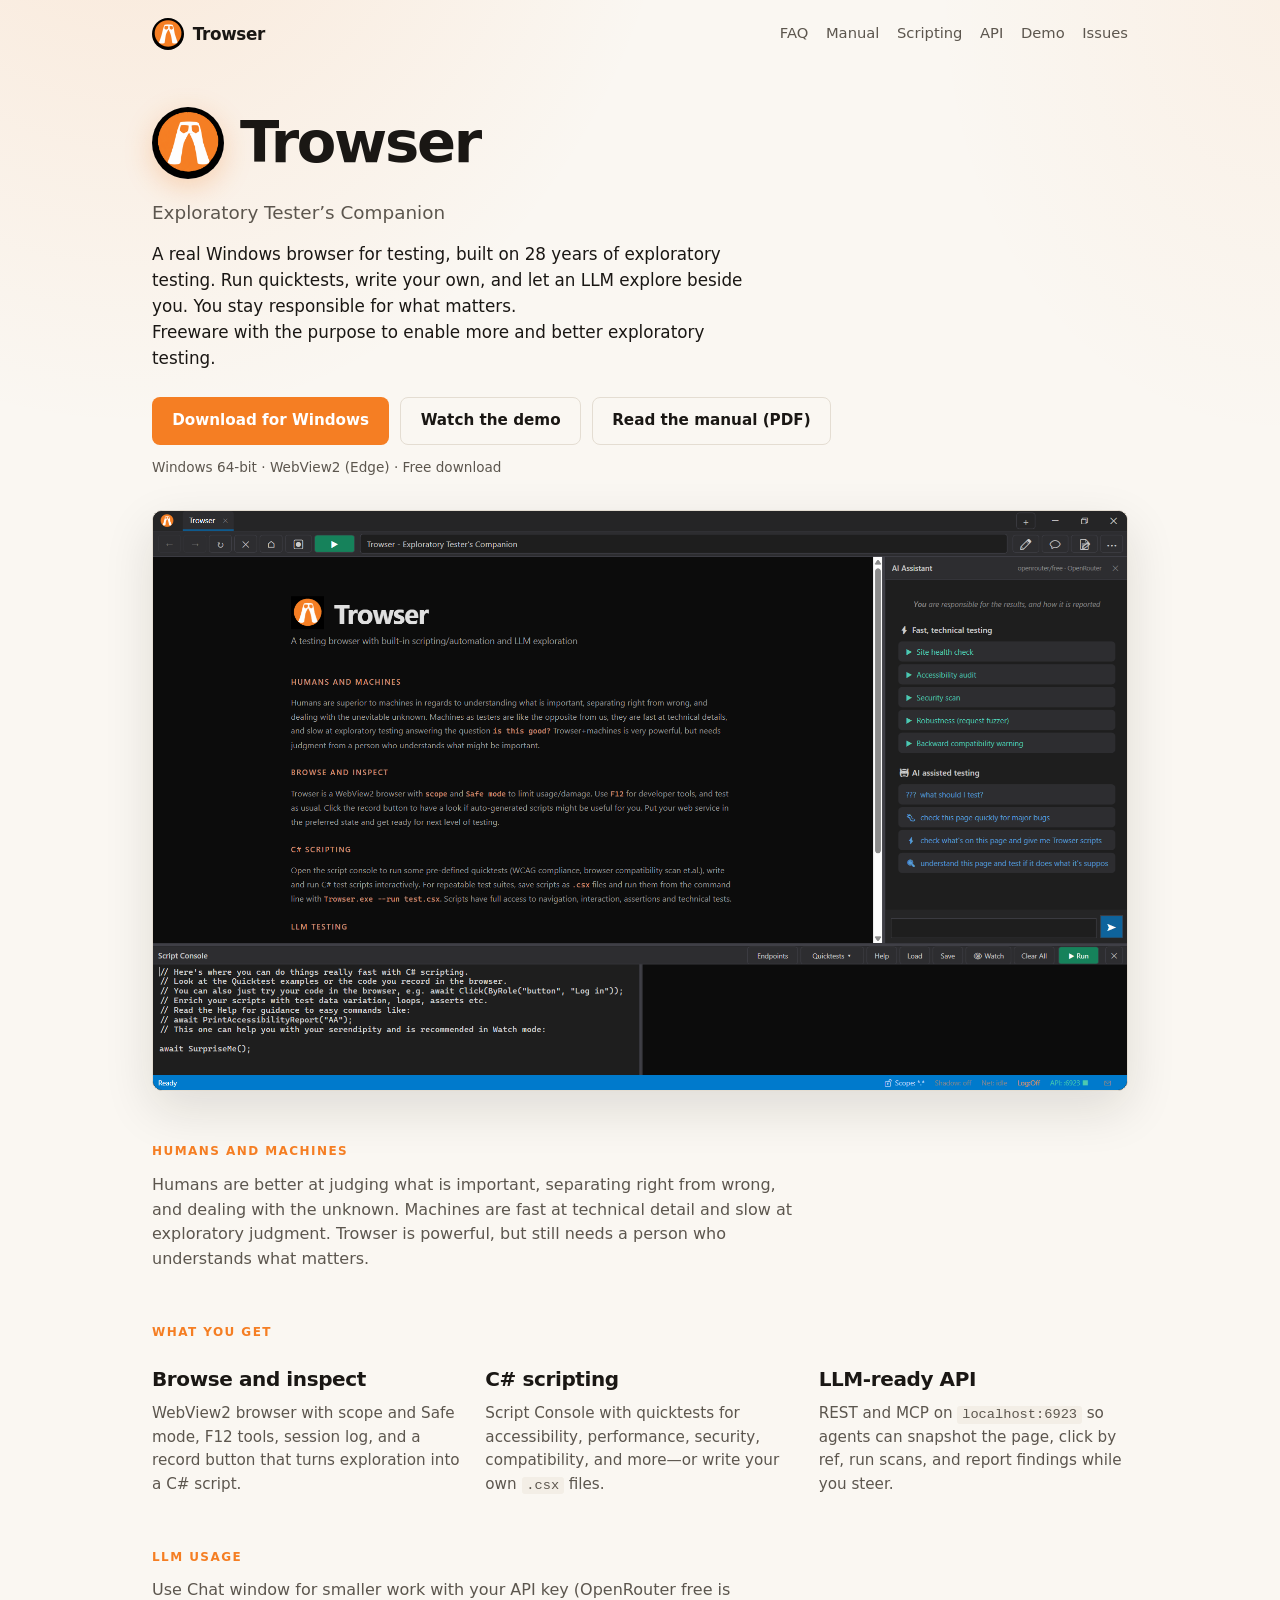
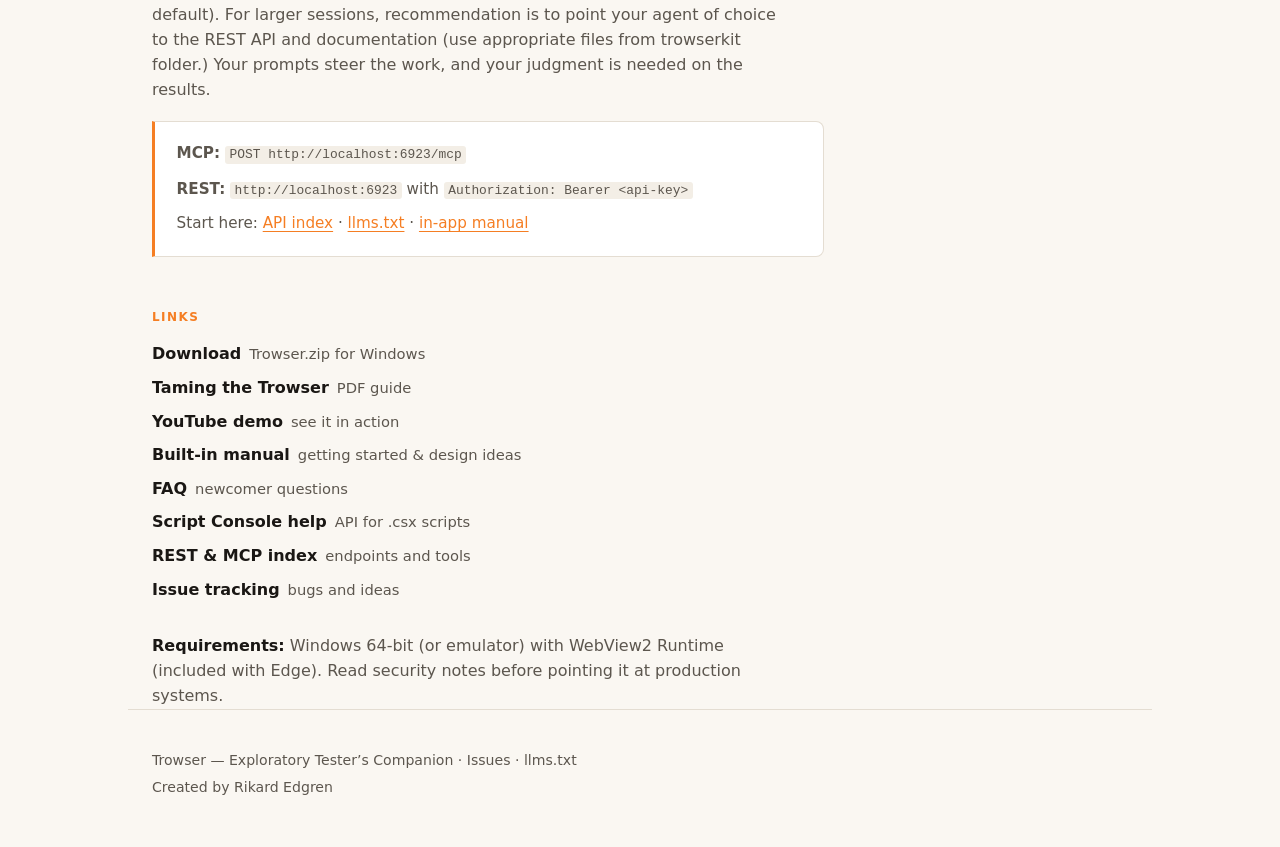
<file: index.html>
<!DOCTYPE html>
<html lang="en">
<head>
  <meta charset="utf-8">
  <meta name="viewport" content="width=device-width, initial-scale=1">
  <title>Trowser — Exploratory Tester’s Companion</title>
  <meta name="description" content="Trowser is a Windows WebView2 testing browser with C# scripting, accessibility and security scans, and an LLM-friendly REST/MCP API. Built for exploratory testers who stay in charge.">
  <meta name="keywords" content="Trowser, exploratory testing, WebView2, test automation, accessibility, WCAG, security scan, MCP, REST API, C# scripting, LLM testing">
  <meta name="author" content="Rikard Edgren">
  <link rel="canonical" href="https://trowser.github.io/">
  <link rel="icon" href="favicon.ico" type="image/x-icon">
  <link rel="stylesheet" href="styles.css">

  <meta property="og:type" content="website">
  <meta property="og:url" content="https://trowser.github.io/">
  <meta property="og:title" content="Trowser — Exploratory Tester’s Companion">
  <meta property="og:description" content="A Windows testing browser with scripting, quick technical scans, and an LLM-friendly API. Humans decide what matters; machines help go faster.">
  <meta property="og:image" content="https://trowser.github.io/assets/trowser_mainscreen.png">
  <meta property="og:site_name" content="Trowser">

  <meta name="twitter:card" content="summary_large_image">
  <meta name="twitter:title" content="Trowser — Exploratory Tester’s Companion">
  <meta name="twitter:description" content="Windows WebView2 testing browser with C# scripting, quicktests, and REST/MCP for LLM agents.">
  <meta name="twitter:image" content="https://trowser.github.io/assets/trowser_mainscreen.png">

  <script type="application/ld+json">
  {
    "@context": "https://schema.org",
    "@type": "SoftwareApplication",
    "name": "Trowser",
    "applicationCategory": "DeveloperApplication",
    "operatingSystem": "Windows 64-bit",
    "description": "A WebView2 testing browser with built-in scripting, accessibility and security scans, and an LLM-friendly REST/MCP API for exploratory testing.",
    "url": "https://trowser.github.io/",
    "downloadUrl": "https://www.thetesteye.com/code/Trowser.zip",
    "softwareHelp": "https://www.thetesteye.com/papers/TamingTheTrowser.pdf",
    "author": {
      "@type": "Person",
      "name": "Rikard Edgren"
    },
    "offers": {
      "@type": "Offer",
      "price": "0",
      "priceCurrency": "USD"
    }
  }
  </script>
</head>
<body class="landing">
  <header class="site-header">
    <a class="brand" href="./">
      <img src="assets/trowser.png" width="32" height="32" alt="">
      <span>Trowser</span>
    </a>
    <nav class="site-nav" aria-label="Primary">
      <a href="docs/faq.html">FAQ</a>
      <a href="docs/manual.html">Manual</a>
      <a href="docs/script-help.html">Scripting</a>
      <a href="docs/api.html">API</a>
      <a href="https://youtube.com/watch?v=mQnYhafyqks">Demo</a>
      <a href="https://github.com/Trowser/Trowser/issues">Issues</a>
    </nav>
  </header>

  <main>
    <section class="hero">
      <div class="hero-brand">
        <img src="assets/trowser.png" width="72" height="72" alt="Trowser logo">
        <h1>Trowser</h1>
      </div>
      <p class="tagline">Exploratory Tester’s Companion</p>
      <p class="lead">
        A real Windows browser for testing, built on 28 years of exploratory testing. 
        Run quicktests, write your own, and let an LLM explore beside you.
        You stay responsible for what matters.
        <br>
		Freeware with the purpose to enable more and better exploratory testing.
      </p>      
	  <div class="cta-row">
        <a class="btn btn-primary" href="https://www.thetesteye.com/code/Trowser.zip">Download for Windows</a>
        <a class="btn btn-ghost" href="https://youtube.com/watch?v=mQnYhafyqks">Watch the demo</a>
        <a class="btn btn-ghost" href="https://www.thetesteye.com/papers/TamingTheTrowser.pdf">Read the manual (PDF)</a>
      </div>
      <p class="meta-line">Windows&nbsp;64-bit · WebView2 (Edge) · Free download</p>
    </section>

    <div class="shot-wrap">
      <figure class="shot">
        <img
          src="assets/trowser_mainscreen.png"
          width="1918"
          height="1140"
          alt="Trowser main window: browser, AI Assistant panel, and Script Console with C# quicktests"
          loading="eager"
          decoding="async">
      </figure>
    </div>

    <section class="section" id="humans">
      <h2>Humans and machines</h2>
      <p>
        Humans are better at judging what is important, separating right from wrong,
        and dealing with the unknown. Machines are fast at technical detail and slow
        at exploratory judgment. Trowser is powerful, but still needs a person who
        understands what matters.
      </p>
    </section>

    <section class="section" id="features">
      <h2>What you get</h2>
      <div class="pillars">
        <div class="pillar">
          <h3>Browse and inspect</h3>
          <p>
            WebView2 browser with scope and Safe mode, F12 tools, session log,
            and a record button that turns exploration into a C# script.
          </p>
        </div>
        <div class="pillar">
          <h3>C# scripting</h3>
          <p>
            Script Console with quicktests for accessibility, performance,
            security, compatibility, and more—or write your own <code>.csx</code> files.
          </p>
        </div>
        <div class="pillar">
          <h3>LLM-ready API</h3>
          <p>
            REST and MCP on <code>localhost:6923</code> so agents can snapshot the page,
            click by ref, run scans, and report findings while you steer.
          </p>
        </div>
      </div>
    </section>

    <section class="section" id="agents">
      <h2>LLM usage</h2>
      <p>
        Use Chat window for smaller work with your API key (OpenRouter free is default). For larger sessions, recommendation is to point your agent of choice to the REST API and documentation (use appropriate files from trowserkit folder.) 
        Your prompts steer the work, and your judgment is needed on the results.
      </p>
      <div class="agent-box">
        <p><strong>MCP:</strong> <code>POST http://localhost:6923/mcp</code></p>
        <p><strong>REST:</strong> <code>http://localhost:6923</code> with <code>Authorization: Bearer &lt;api-key&gt;</code></p>
        <p style="margin-top:0.65rem">Start here: <a href="docs/api.html">API index</a> · <a href="llms.txt">llms.txt</a> · <a href="docs/manual.html">in-app manual</a></p>
      </div>
    </section>

    <section class="section" id="links">
      <h2>Links</h2>
      <ul class="link-list">
        <li>
          <a href="https://www.thetesteye.com/code/Trowser.zip">Download
            <span>Trowser.zip for Windows</span></a>
        </li>
        <li>
          <a href="https://www.thetesteye.com/papers/TamingTheTrowser.pdf">Taming the Trowser
            <span>PDF guide</span></a>
        </li>
        <li>
          <a href="https://youtube.com/watch?v=mQnYhafyqks">YouTube demo
            <span>see it in action</span></a>
        </li>
        <li>
          <a href="docs/manual.html">Built-in manual
            <span>getting started &amp; design ideas</span></a>
        </li>
        <li>
          <a href="docs/faq.html">FAQ
            <span>newcomer questions</span></a>
        </li>
        <li>
          <a href="docs/script-help.html">Script Console help
            <span>API for .csx scripts</span></a>
        </li>
        <li>
          <a href="docs/api.html">REST &amp; MCP index
            <span>endpoints and tools</span></a>
        </li>
        <li>
          <a href="https://github.com/Trowser/Trowser/issues">Issue tracking
            <span>bugs and ideas</span></a>
        </li>
      </ul>
      <p class="reqs">
        <strong>Requirements:</strong> Windows 64-bit (or emulator) with WebView2 Runtime (included with Edge).
        Read security notes before pointing it at production systems.
      </p>
    </section>
  </main>

  <footer class="site-footer">
    <p>
      <a href="./">Trowser</a> — Exploratory Tester’s Companion ·
      <a href="https://github.com/Trowser/Trowser/issues">Issues</a> ·
      <a href="llms.txt">llms.txt</a>
    </p>
    <p>Created by <a href="mailto:rikard.edgren_at_thetesteye.com" target="_blank" rel="noopener">Rikard Edgren</a></p>
  </footer>
</body>
</html>
</file>
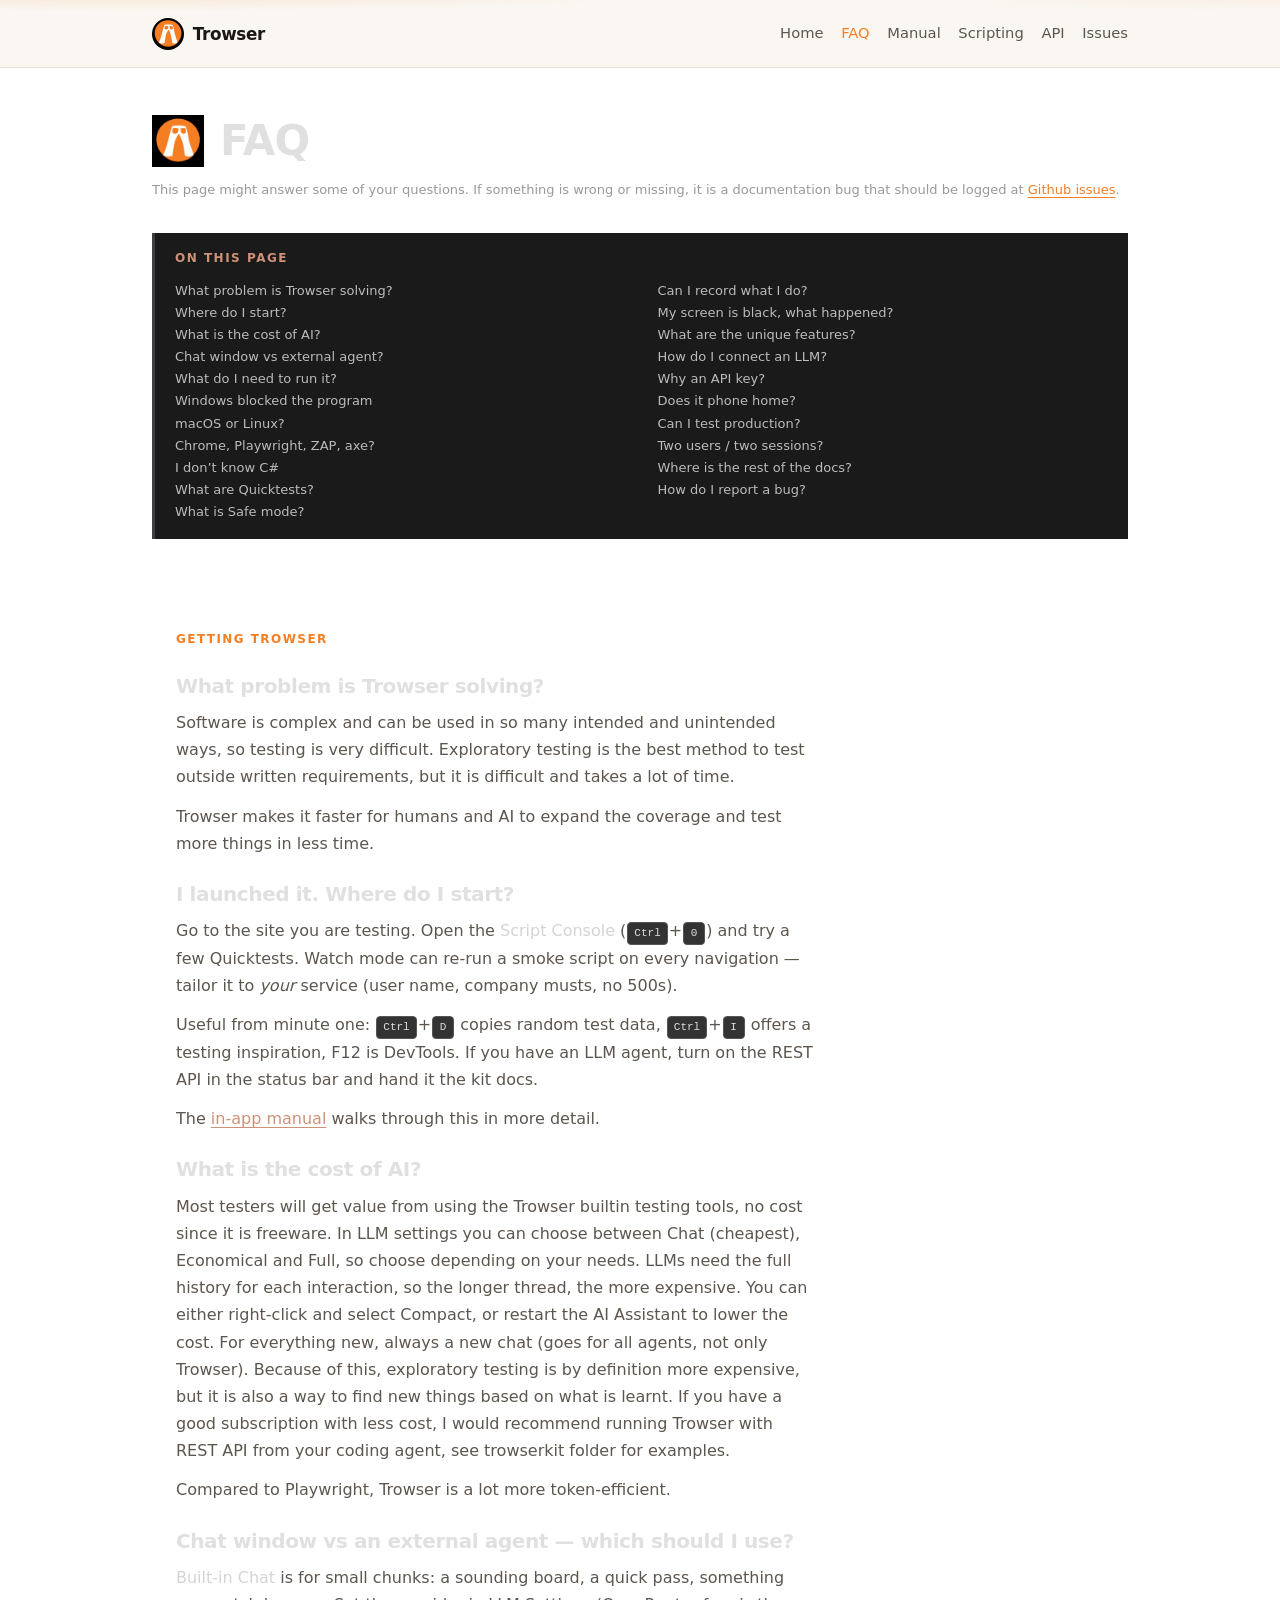
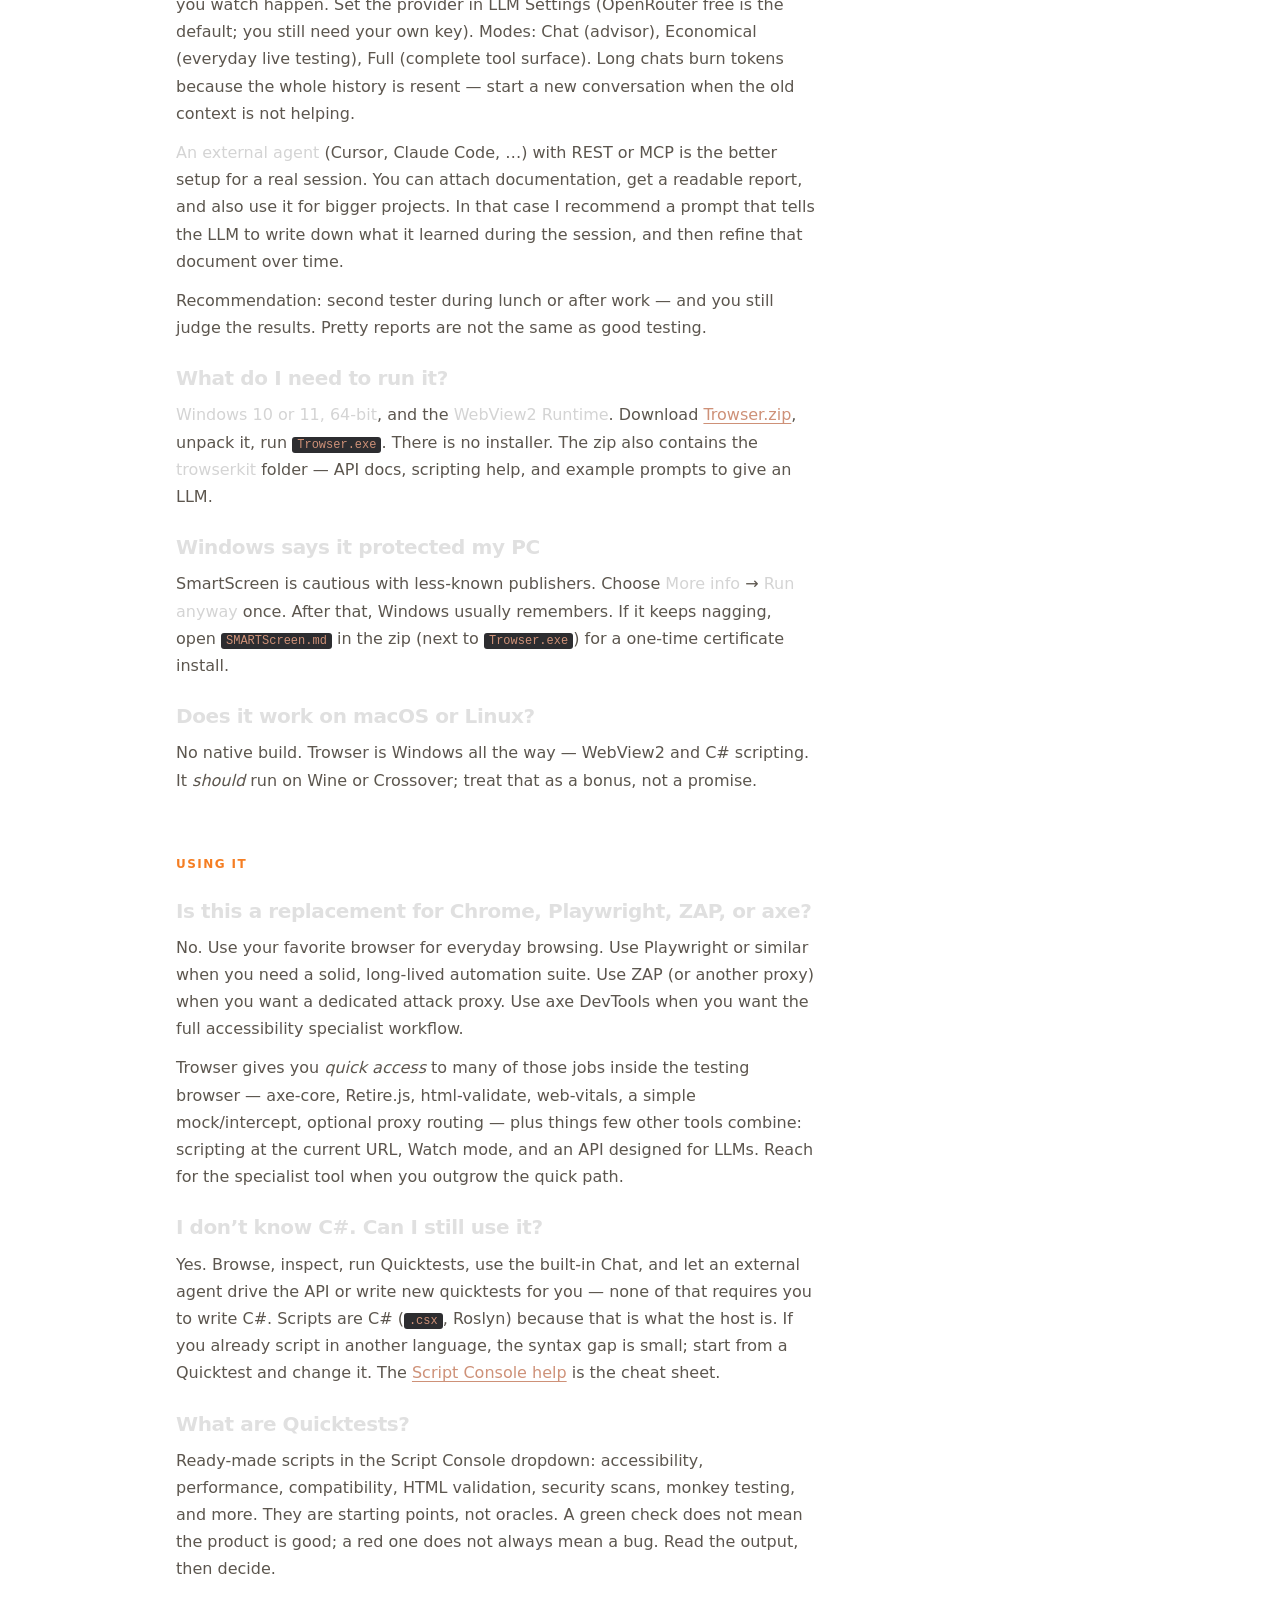
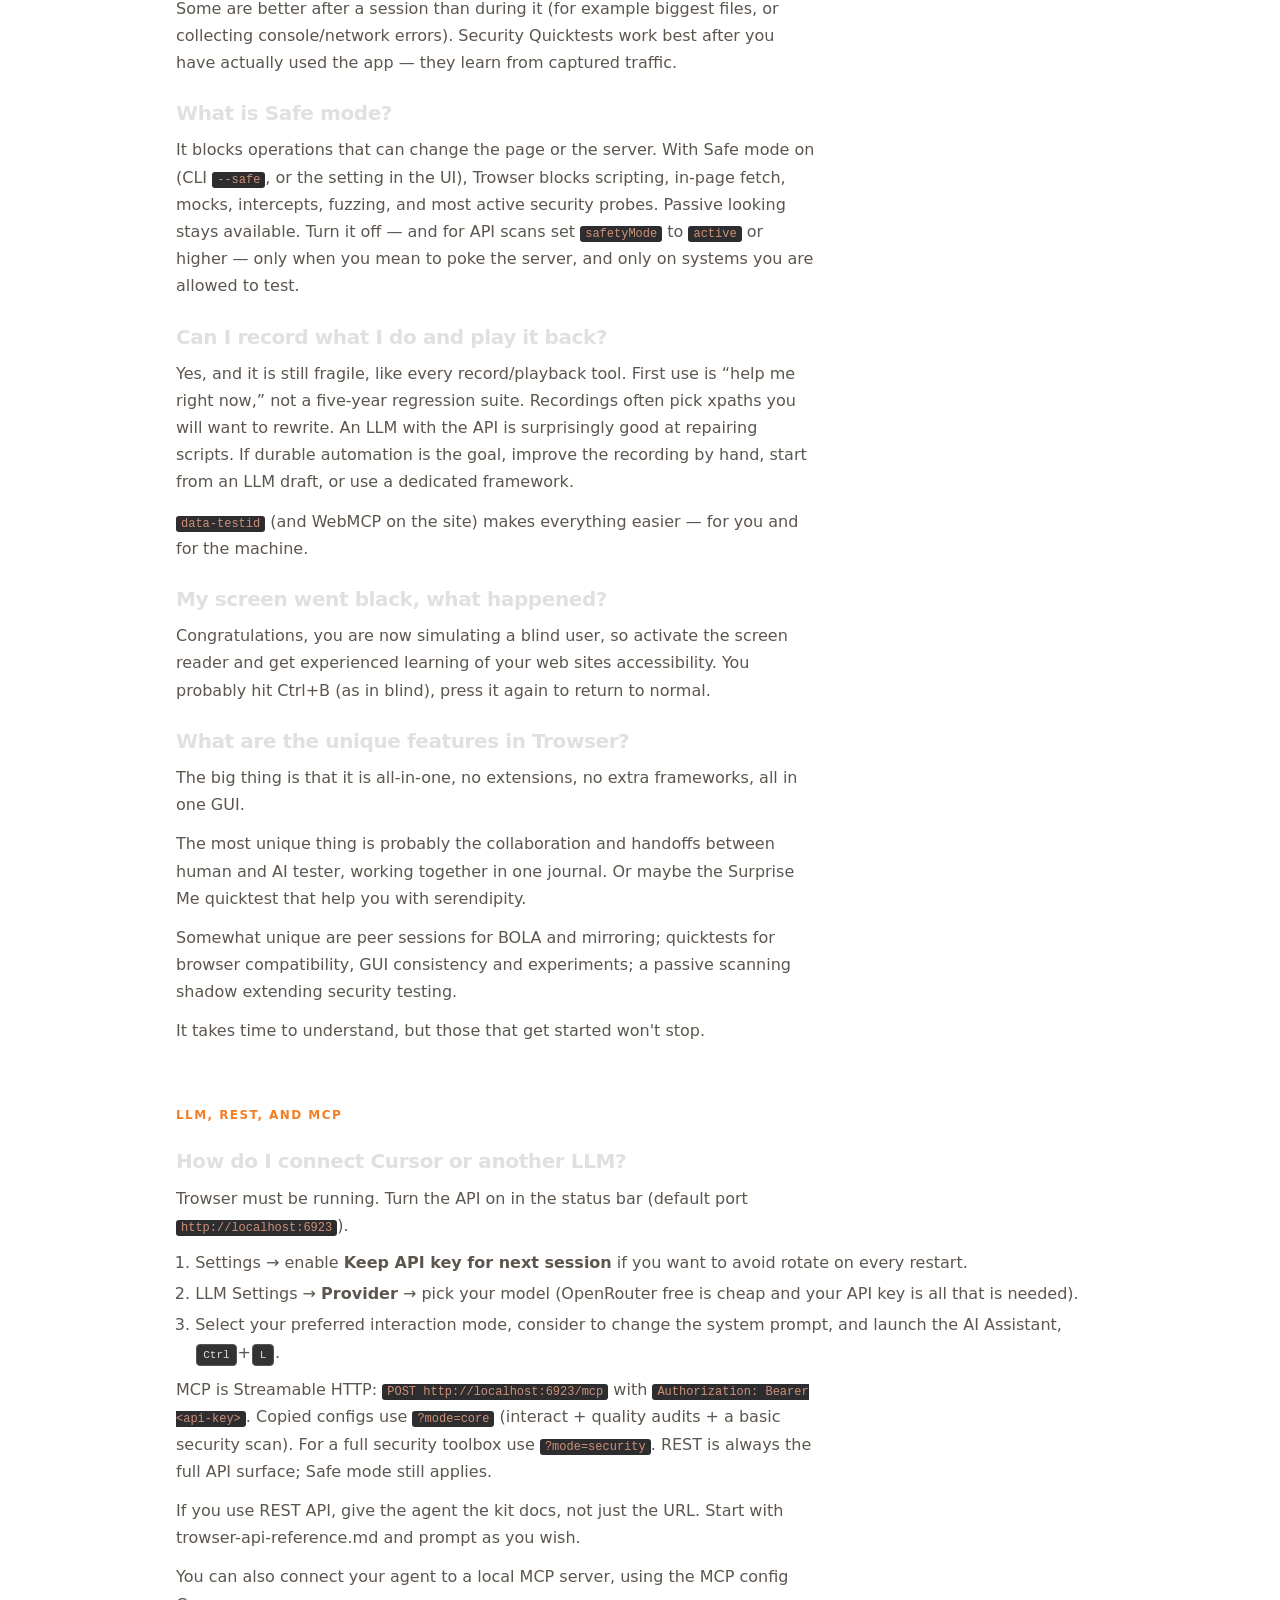
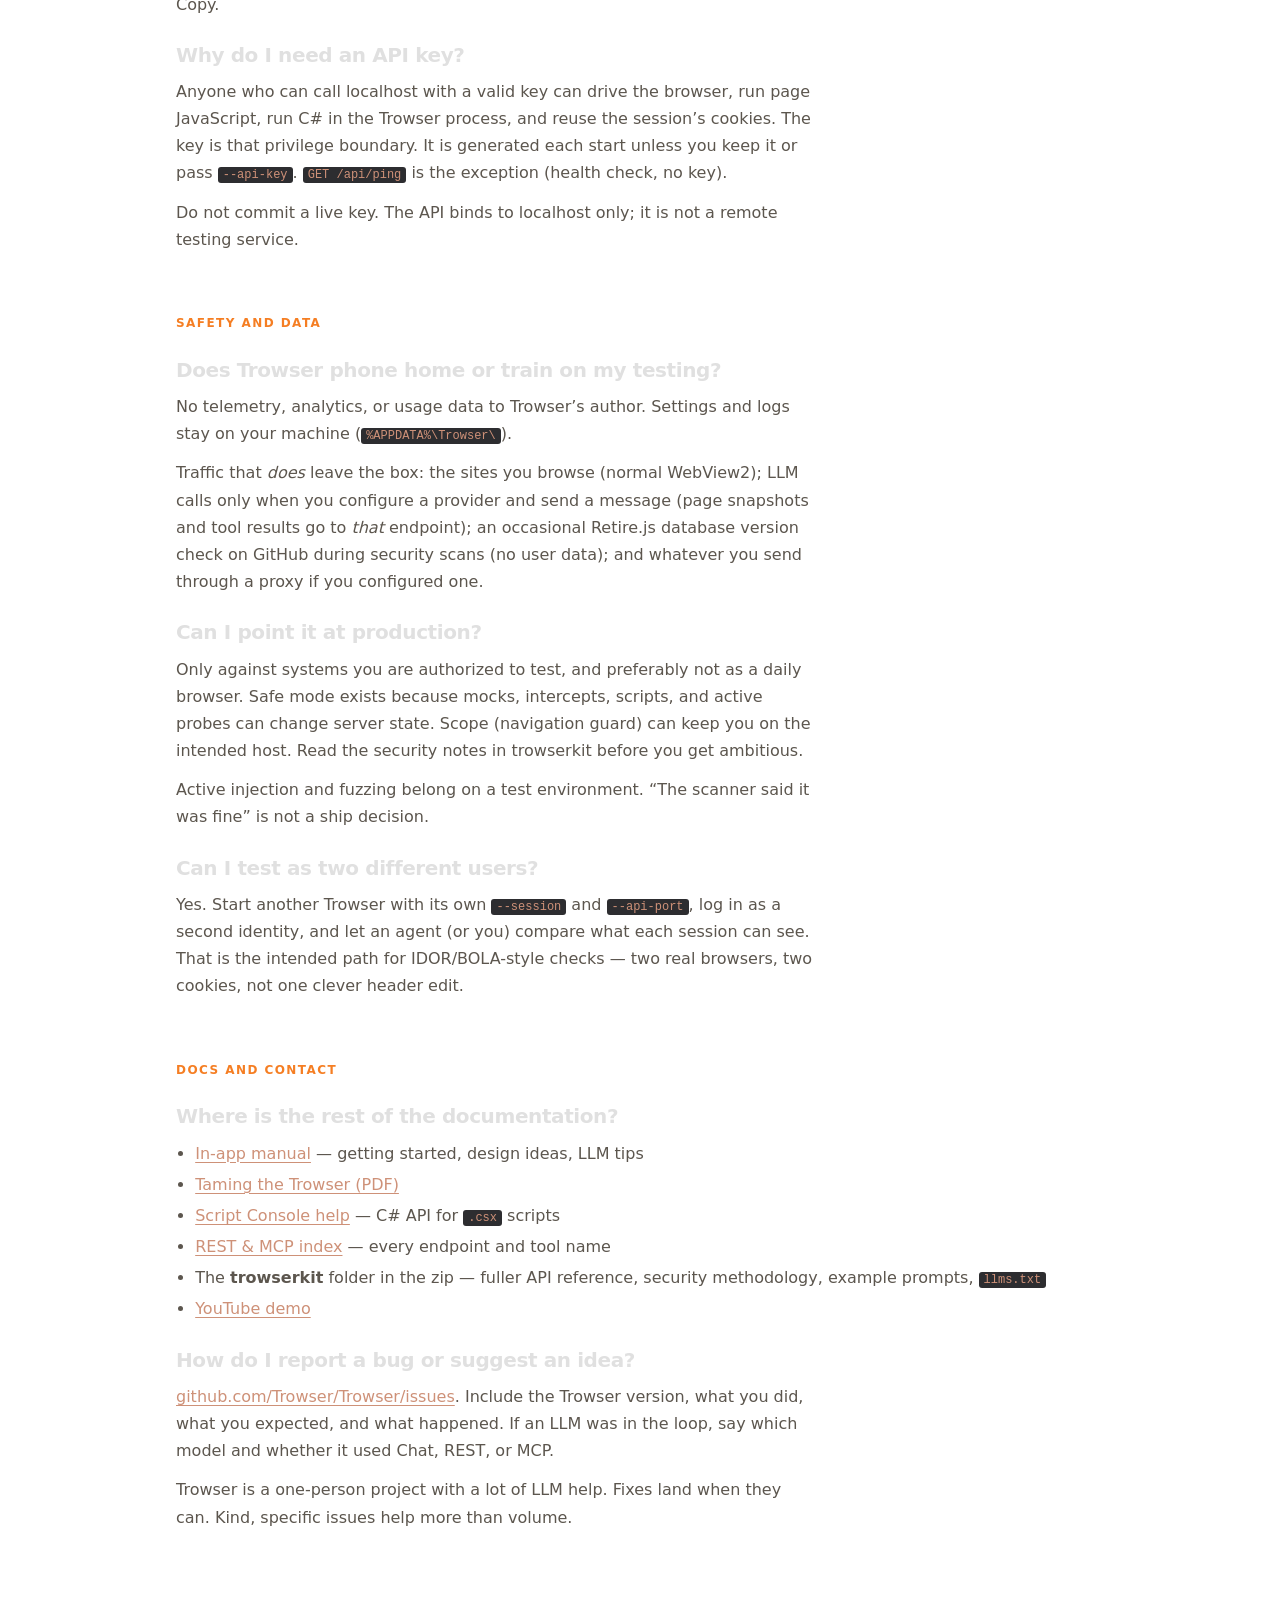
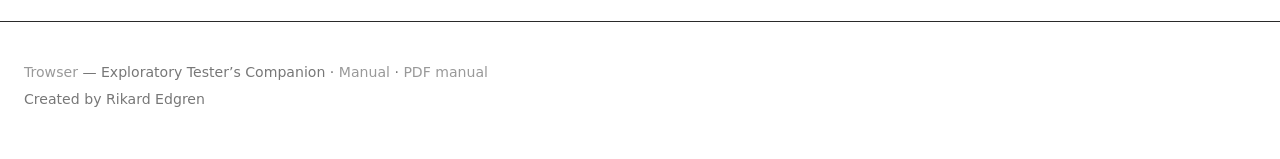
<file: docs/faq.html>
<!DOCTYPE html>
<html lang="en">
<head>
<meta charset="utf-8">
<meta name="viewport" content="width=device-width, initial-scale=1">
<title>FAQ — Trowser</title>
<meta name="description" content="Frequently asked questions about Trowser: download, Windows setup, scripting, Safe mode, and connecting an LLM via REST or MCP.">
<link rel="canonical" href="https://trowser.github.io/docs/faq.html">
<link rel="icon" href="../favicon.ico" type="image/x-icon">
<style>
  * { margin: 0; padding: 0; box-sizing: border-box; }
  body {
    font-family: 'Segoe UI', system-ui, -apple-system, sans-serif;
    background: #0c0c0c;
    color: #d4d4d4;
    min-height: 100vh;
  }
  .container {
    max-width: calc(var(--max) + 4rem);
    width: 100%;
    margin: 0 auto;
    padding: 40px 1.5rem 80px;
  }
  .header {
    display: flex;
    align-items: center;
    gap: 16px;
    margin-bottom: 6px;
  }
  .header img {
    width: 52px;
    height: 52px;
  }
  .logo {
    font-size: 42px;
    font-weight: 700;
    color: #e0e0e0;
    letter-spacing: -1px;
  }
  .tagline {
    font-size: 14px;
    color: #999;
    margin-bottom: 48px;
  }
  .section {
    margin-bottom: 32px;
  }
  .section h2 {
    font-size: 12px;
    font-weight: 600;
    color: #ce9178;
    text-transform: uppercase;
    letter-spacing: 1.5px;
    margin-bottom: 14px;
  }
  .section h3 {
    font-size: 16px;
    font-weight: 600;
    color: #e0e0e0;
    margin: 22px 0 8px;
    letter-spacing: -0.02em;
    scroll-margin-top: 1rem;
  }
  .section h3 a {
    color: inherit;
    text-decoration: none;
  }
  .section h3 a:hover {
    color: #ce9178;
  }
  .section p {
    font-size: 13px;
    line-height: 1.7;
    color: #999;
    margin-bottom: 10px;
  }
  .section p strong {
    color: #d4d4d4;
    font-weight: 500;
  }
  .section ul,
  .section ol {
    font-size: 13px;
    line-height: 1.7;
    color: #999;
    margin: 0 0 10px 1.2rem;
  }
  .section li {
    margin-bottom: 4px;
  }
  .section a {
    color: #ce9178;
  }
  kbd {
    display: inline-block;
    min-width: 22px;
    text-align: center;
    font-family: 'Cascadia Code', Consolas, monospace;
    font-size: 11px;
    color: #ddd;
    background: #333;
    border: 1px solid #555;
    border-radius: 4px;
    padding: 1px 6px;
    margin: 0 1px;
  }
  .container code {
    font-family: 'Cascadia Code', Consolas, monospace;
    font-size: 12px;
    color: #ce9178;
    background: #2d2d30;
    padding: 1px 5px;
    border-radius: 3px;
  }
  .intro {
    margin-bottom: 32px;
  }
  .intro p {
    font-size: 13px;
    line-height: 1.7;
    color: #999;
    margin-bottom: 10px;
  }
  .toc {
    margin-bottom: 40px;
    padding: 16px 20px;
    background: #1a1a1a;
    border-left: 3px solid #3F3F46;
  }
  .toc h2 {
    font-size: 12px;
    font-weight: 600;
    color: #ce9178;
    text-transform: uppercase;
    letter-spacing: 1.5px;
    margin-bottom: 12px;
  }
  .toc ul {
    list-style: none;
    margin: 0;
    padding: 0;
    columns: 2;
    column-gap: 2rem;
  }
  .toc li {
    font-size: 13px;
    line-height: 1.7;
    break-inside: avoid;
  }
  .toc a {
    color: #bbb;
    text-decoration: none;
  }
  .toc a:hover {
    color: #ce9178;
  }
  @media (max-width: 640px) {
    .toc ul { columns: 1; }
  }
</style>
<link rel="stylesheet" href="../styles.css">
<link rel="stylesheet" href="docs.css">
<script type="application/ld+json">
{
  "@context": "https://schema.org",
  "@type": "FAQPage",
  "mainEntity": [
    {
      "@type": "Question",
      "name": "What is Trowser?",
      "acceptedAnswer": {
        "@type": "Answer",
        "text": "Trowser is a Windows testing browser built on WebView2 (Edge). It is a real browser with built-in C# scripting, quick technical scans, and an LLM-friendly REST/MCP API. You stay in charge of what matters."
      }
    },
    {
      "@type": "Question",
      "name": "Is Trowser free?",
      "acceptedAnswer": {
        "@type": "Answer",
        "text": "Yes. Trowser is freeware. You may use it at work. The license is MIT with Commons Clause: you may not sell Trowser or a product that is substantially Trowser."
      }
    },
    {
      "@type": "Question",
      "name": "What do I need to run Trowser?",
      "acceptedAnswer": {
        "@type": "Answer",
        "text": "Windows 10 or 11, 64-bit, with the WebView2 Runtime (included with Edge). It is not a Mac or Linux app; Wine or Crossover may work."
      }
    },
    {
      "@type": "Question",
      "name": "How do I connect Cursor or another LLM to Trowser?",
      "acceptedAnswer": {
        "@type": "Answer",
        "text": "Start Trowser, turn the REST API on in the status bar, keep the API key for the next session, then copy the MCP client config from LLM Settings and paste it into your agent. MCP is POST http://localhost:6923/mcp with a Bearer API key."
      }
    }
  ]
}
</script>
</head>
<body class="embedded-doc">
<header class="site-header">
    <a class="brand" href="../">
      <img src="../assets/trowser.png" width="32" height="32" alt="">
      <span>Trowser</span>
    </a>
    <nav class="site-nav">
      <a href="../">Home</a>
      <a class="active" href="faq.html">FAQ</a>
      <a href="manual.html">Manual</a>
      <a href="script-help.html">Scripting</a>
      <a href="api.html">API</a>
      <a href="https://github.com/Trowser/Trowser/issues">Issues</a>
    </nav>
  </header>
  <div class="container">
    <div class="header">
      <img src="../assets/trowser.png" alt="Trowser">
      <div class="logo">FAQ</div>
    </div>
    <div class="intro">
      <p>This page might answer some of your questions. If something is wrong or missing, it is a documentation bug that should be logged at <a href="https://github.com/Trowser/Trowser/issues">Github issues</a>.</p>
    </div>

    <nav class="toc" aria-label="Questions">
      <h2>On this page</h2>
      <ul>
        <li><a href="#what-is-the-problem">What problem is Trowser solving?</a></li>
        <li><a href="#where-to-start">Where do I start?</a></li>
        <li><a href="#ai-cost">What is the cost of AI?</a></li>
        <li><a href="#chat-vs-agent">Chat window vs external agent?</a></li>
        <li><a href="#requirements">What do I need to run it?</a></li>
        <li><a href="#smartscreen">Windows blocked the program</a></li>
        <li><a href="#mac-linux">macOS or Linux?</a></li>
        <li><a href="#vs-other-tools">Chrome, Playwright, ZAP, axe?</a></li>
        <li><a href="#csharp">I don’t know C#</a></li>
        <li><a href="#quicktests">What are Quicktests?</a></li>
        <li><a href="#safe-mode">What is Safe mode?</a></li>
        <li><a href="#record">Can I record what I do?</a></li>
        <li><a href="#black-screen">My screen is black, what happened?</a></li>
        <li><a href="#unique-features">What are the unique features?</a></li>
        <li><a href="#llm">How do I connect an LLM?</a></li>
        <li><a href="#api-key">Why an API key?</a></li>
        <li><a href="#privacy">Does it phone home?</a></li>
        <li><a href="#production">Can I test production?</a></li>
        <li><a href="#two-users">Two users / two sessions?</a></li>
        <li><a href="#docs">Where is the rest of the docs?</a></li>
        <li><a href="#bugs">How do I report a bug?</a></li>
      </ul>
    </nav>

    <div class="section">
      <h2>Getting Trowser</h2>

      <h3 id="what-is-the-problem"><a href="#what-is-the-problem">What problem is Trowser solving?</a></h3>
      <p>Software is complex and can be used in so many intended and unintended ways, so testing is very difficult. Exploratory testing is the best method to test outside written requirements, but it is difficult and takes a lot of time.</p>
      <p>Trowser makes it faster for humans and AI to expand the coverage and test more things in less time.</p>

      <h3 id="where-to-start"><a href="#where-to-start">I launched it. Where do I start?</a></h3>
      <p>Go to the site you are testing. Open the <strong>Script Console</strong> (<kbd>Ctrl</kbd>+<kbd>0</kbd>) and try a few Quicktests. Watch mode can re-run a smoke script on every navigation — tailor it to <em>your</em> service (user name, company musts, no 500s).</p>
      <p>Useful from minute one: <kbd>Ctrl</kbd>+<kbd>D</kbd> copies random test data, <kbd>Ctrl</kbd>+<kbd>I</kbd> offers a testing inspiration, F12 is DevTools. If you have an LLM agent, turn on the REST API in the status bar and hand it the kit docs.</p>
      <p>The <a href="manual.html">in-app manual</a> walks through this in more detail.</p>

      <h3 id="ai-cost"><a href="#ai-cost">What is the cost of AI?</a></h3>
      <p>Most testers will get value from using the Trowser builtin testing tools, no cost since it is freeware. In LLM settings you can choose between Chat (cheapest), Economical and Full, so choose depending on your needs. LLMs need the full history for each interaction, so the longer thread, the more expensive. You can either right-click and select Compact, or restart the AI Assistant to lower the cost. For everything new, always a new chat (goes for all agents, not only Trowser). Because of this, exploratory testing is by definition more expensive, but it is also a way to find new things based on what is learnt. If you have a good subscription with less cost, I would recommend running Trowser with REST API from your coding agent, see trowserkit folder for examples.</p>
	  <p>Compared to Playwright, Trowser is a lot more token-efficient.</p>

      <h3 id="chat-vs-agent"><a href="#chat-vs-agent">Chat window vs an external agent — which should I use?</a></h3>
      <p><strong>Built-in Chat</strong> is for small chunks: a sounding board, a quick pass, something you watch happen. Set the provider in LLM Settings (OpenRouter free is the default; you still need your own key). Modes: Chat (advisor), Economical (everyday live testing), Full (complete tool surface). Long chats burn tokens because the whole history is resent — start a new conversation when the old context is not helping.</p>
      <p><strong>An external agent</strong> (Cursor, Claude Code, …) with REST or MCP is the better setup for a real session. You can attach documentation, get a readable report, and also use it for bigger projects. In that case I recommend a prompt that tells the LLM to write down what it learned during the session, and then refine that document over time.</p>
      <p>Recommendation: second tester during lunch or after work — and you still judge the results. Pretty reports are not the same as good testing.</p>

      <h3 id="requirements"><a href="#requirements">What do I need to run it?</a></h3>
      <p><strong>Windows 10 or 11, 64-bit</strong>, and the <strong>WebView2 Runtime</strong>. Download <a href="https://www.thetesteye.com/code/Trowser.zip">Trowser.zip</a>, unpack it, run <code>Trowser.exe</code>. There is no installer. The zip also contains the <strong>trowserkit</strong> folder — API docs, scripting help, and example prompts to give an LLM.</p>

      <h3 id="smartscreen"><a href="#smartscreen">Windows says it protected my PC</a></h3>
      <p>SmartScreen is cautious with less-known publishers. Choose <strong>More info</strong> → <strong>Run anyway</strong> once. After that, Windows usually remembers. If it keeps nagging, open <code>SMARTScreen.md</code> in the zip (next to <code>Trowser.exe</code>) for a one-time certificate install.</p>

      <h3 id="mac-linux"><a href="#mac-linux">Does it work on macOS or Linux?</a></h3>
      <p>No native build. Trowser is Windows all the way — WebView2 and C# scripting. It <em>should</em> run on Wine or Crossover; treat that as a bonus, not a promise.</p>
    </div>

    <div class="section">
      <h2>Using it</h2>

      <h3 id="vs-other-tools"><a href="#vs-other-tools">Is this a replacement for Chrome, Playwright, ZAP, or axe?</a></h3>
      <p>No. Use your favorite browser for everyday browsing. Use Playwright or similar when you need a solid, long-lived automation suite. Use ZAP (or another proxy) when you want a dedicated attack proxy. Use axe DevTools when you want the full accessibility specialist workflow.</p>
      <p>Trowser gives you <em>quick access</em> to many of those jobs inside the testing browser — axe-core, Retire.js, html-validate, web-vitals, a simple mock/intercept, optional proxy routing — plus things few other tools combine: scripting at the current URL, Watch mode, and an API designed for LLMs. Reach for the specialist tool when you outgrow the quick path.</p>

      <h3 id="csharp"><a href="#csharp">I don’t know C#. Can I still use it?</a></h3>
      <p>Yes. Browse, inspect, run Quicktests, use the built-in Chat, and let an external agent drive the API or write new quicktests for you — none of that requires you to write C#. Scripts are C# (<code>.csx</code>, Roslyn) because that is what the host is. If you already script in another language, the syntax gap is small; start from a Quicktest and change it. The <a href="script-help.html">Script Console help</a> is the cheat sheet.</p>

      <h3 id="quicktests"><a href="#quicktests">What are Quicktests?</a></h3>
      <p>Ready-made scripts in the Script Console dropdown: accessibility, performance, compatibility, HTML validation, security scans, monkey testing, and more. They are starting points, not oracles. A green check does not mean the product is good; a red one does not always mean a bug. Read the output, then decide.</p>
      <p>Some are better after a session than during it (for example biggest files, or collecting console/network errors). Security Quicktests work best after you have actually used the app — they learn from captured traffic.</p>

      <h3 id="safe-mode"><a href="#safe-mode">What is Safe mode?</a></h3>
      <p>It blocks operations that can change the page or the server. With Safe mode on (CLI <code>--safe</code>, or the setting in the UI), Trowser blocks scripting, in-page fetch, mocks, intercepts, fuzzing, and most active security probes. Passive looking stays available. Turn it off — and for API scans set <code>safetyMode</code> to <code>active</code> or higher — only when you mean to poke the server, and only on systems you are allowed to test.</p>

      <h3 id="record"><a href="#record">Can I record what I do and play it back?</a></h3>
      <p>Yes, and it is still fragile, like every record/playback tool. First use is “help me right now,” not a five-year regression suite. Recordings often pick xpaths you will want to rewrite. An LLM with the API is surprisingly good at repairing scripts. If durable automation is the goal, improve the recording by hand, start from an LLM draft, or use a dedicated framework.</p>
      <p><code>data-testid</code> (and WebMCP on the site) makes everything easier — for you and for the machine.</p>
	  
      <h3 id="black-screen"><a href="#black-screen">My screen went black, what happened?</a></h3>
      <p>Congratulations, you are now simulating a blind user, so activate the screen reader and get experienced learning of your web sites accessibility. You probably hit Ctrl+B (as in blind), press it again to return to normal.</p>

      <h3 id="unique-features"><a href="#unique-features">What are the unique features in Trowser?</a></h3>
      <p>The big thing is that it is all-in-one, no extensions, no extra frameworks, all in one GUI.</p>
	  <p>The most unique thing is probably the collaboration and handoffs between human and AI tester, working together in one journal. Or maybe the Surprise Me quicktest that help you with serendipity.</p>
	  <p>Somewhat unique are peer sessions for BOLA and mirroring; quicktests for browser compatibility, GUI consistency and experiments; a passive scanning shadow extending security testing.</p>
	  <p>It takes time to understand, but those that get started won't stop.</p>
    </div>

    <div class="section">
      <h2>LLM, REST, and MCP</h2>

      <h3 id="llm"><a href="#llm">How do I connect Cursor or another LLM?</a></h3>
      <p>Trowser must be running. Turn the API on in the status bar (default port <code>http://localhost:6923</code>).</p>
      <ol>
        <li>Settings → enable <strong>Keep API key for next session</strong> if you want to avoid rotate on every restart.</li>
        <li>LLM Settings → <strong>Provider</strong> → pick your model (OpenRouter free is cheap and your API key is all that is needed).</li>
        <li>Select your preferred interaction mode, consider to change the system prompt, and launch the AI Assistant, <kbd>Ctrl</kbd>+<kbd>L</kbd>.</li>
      </ol>
      <p>MCP is Streamable HTTP: <code>POST http://localhost:6923/mcp</code> with <code>Authorization: Bearer &lt;api-key&gt;</code>. Copied configs use <code>?mode=core</code> (interact + quality audits + a basic security scan). For a full security toolbox use <code>?mode=security</code>. REST is always the full API surface; Safe mode still applies.</p>
      <p>If you use REST API, give the agent the kit docs, not just the URL. Start with trowser-api-reference.md and prompt as you wish.</p>
	  <p>You can also connect your agent to a local MCP server, using the MCP config Copy.</p>

      <h3 id="api-key"><a href="#api-key">Why do I need an API key?</a></h3>
      <p>Anyone who can call localhost with a valid key can drive the browser, run page JavaScript, run C# in the Trowser process, and reuse the session’s cookies. The key is that privilege boundary. It is generated each start unless you keep it or pass <code>--api-key</code>. <code>GET /api/ping</code> is the exception (health check, no key).</p>
      <p>Do not commit a live key. The API binds to localhost only; it is not a remote testing service.</p>
    </div>

    <div class="section">
      <h2>Safety and data</h2>

      <h3 id="privacy"><a href="#privacy">Does Trowser phone home or train on my testing?</a></h3>
      <p>No telemetry, analytics, or usage data to Trowser’s author. Settings and logs stay on your machine (<code>%APPDATA%\Trowser\</code>).</p>
      <p>Traffic that <em>does</em> leave the box: the sites you browse (normal WebView2); LLM calls only when you configure a provider and send a message (page snapshots and tool results go to <em>that</em> endpoint); an occasional Retire.js database version check on GitHub during security scans (no user data); and whatever you send through a proxy if you configured one.</p>

      <h3 id="production"><a href="#production">Can I point it at production?</a></h3>
      <p>Only against systems you are authorized to test, and preferably not as a daily browser. Safe mode exists because mocks, intercepts, scripts, and active probes can change server state. Scope (navigation guard) can keep you on the intended host. Read the security notes in trowserkit before you get ambitious.</p>
      <p>Active injection and fuzzing belong on a test environment. “The scanner said it was fine” is not a ship decision.</p>

      <h3 id="two-users"><a href="#two-users">Can I test as two different users?</a></h3>
      <p>Yes. Start another Trowser with its own <code>--session</code> and <code>--api-port</code>, log in as a second identity, and let an agent (or you) compare what each session can see. That is the intended path for IDOR/BOLA-style checks — two real browsers, two cookies, not one clever header edit.</p>
    </div>

    <div class="section">
      <h2>Docs and contact</h2>

      <h3 id="docs"><a href="#docs">Where is the rest of the documentation?</a></h3>
      <ul>
        <li><a href="manual.html">In-app manual</a> — getting started, design ideas, LLM tips</li>
        <li><a href="https://www.thetesteye.com/papers/TamingTheTrowser.pdf">Taming the Trowser (PDF)</a></li>
        <li><a href="script-help.html">Script Console help</a> — C# API for <code>.csx</code> scripts</li>
        <li><a href="api.html">REST &amp; MCP index</a> — every endpoint and tool name</li>
        <li>The <strong>trowserkit</strong> folder in the zip — fuller API reference, security methodology, example prompts, <code>llms.txt</code></li>
        <li><a href="https://youtube.com/watch?v=mQnYhafyqks">YouTube demo</a></li>
      </ul>

      <h3 id="bugs"><a href="#bugs">How do I report a bug or suggest an idea?</a></h3>
      <p><a href="https://github.com/Trowser/Trowser/issues">github.com/Trowser/Trowser/issues</a>. Include the Trowser version, what you did, what you expected, and what happened. If an LLM was in the loop, say which model and whether it used Chat, REST, or MCP.</p>
      <p>Trowser is a one-person project with a lot of LLM help. Fixes land when they can. Kind, specific issues help more than volume.</p>
    </div>
  </div>
<footer class="site-footer">
    <p><a href="../">Trowser</a> — Exploratory Tester’s Companion · <a href="manual.html">Manual</a> · <a href="https://www.thetesteye.com/papers/TamingTheTrowser.pdf">PDF manual</a></p>
    <p>Created by Rikard Edgren</p>
  </footer>
</body>
</html>
</file>
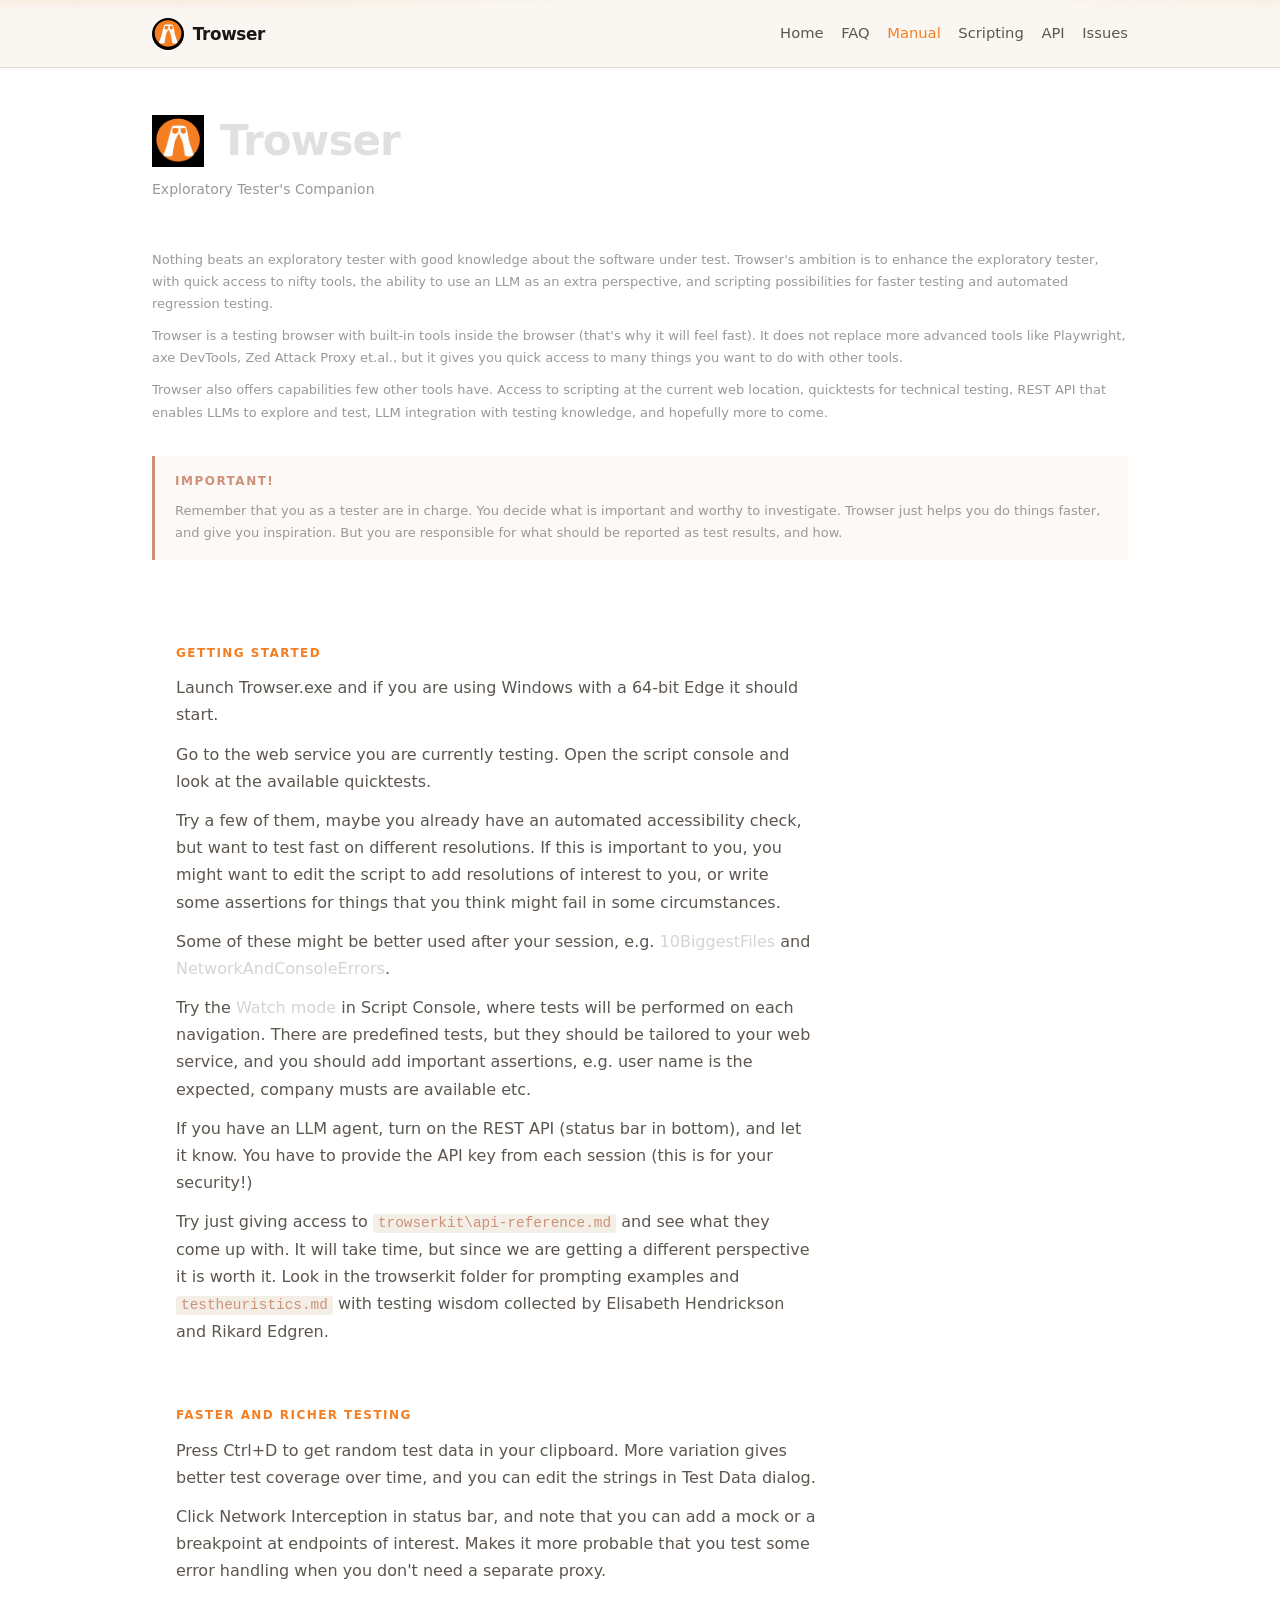
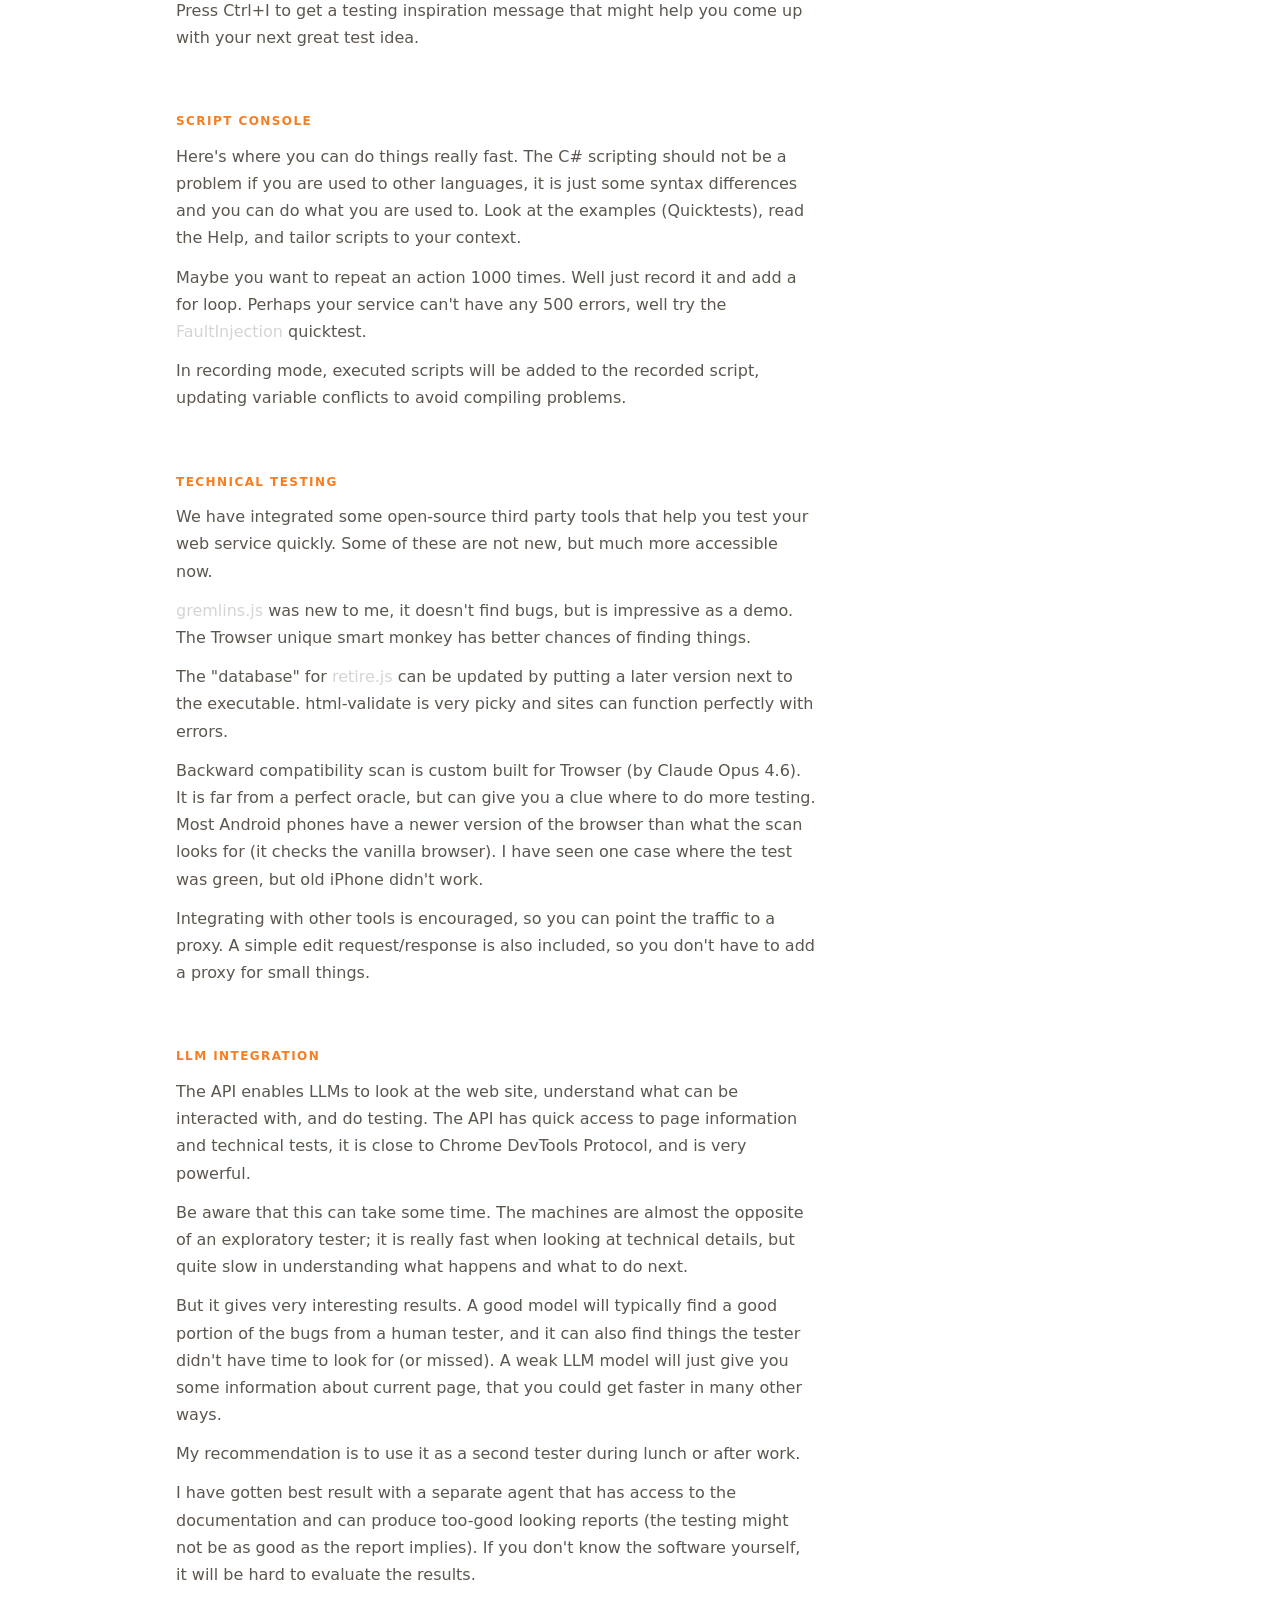
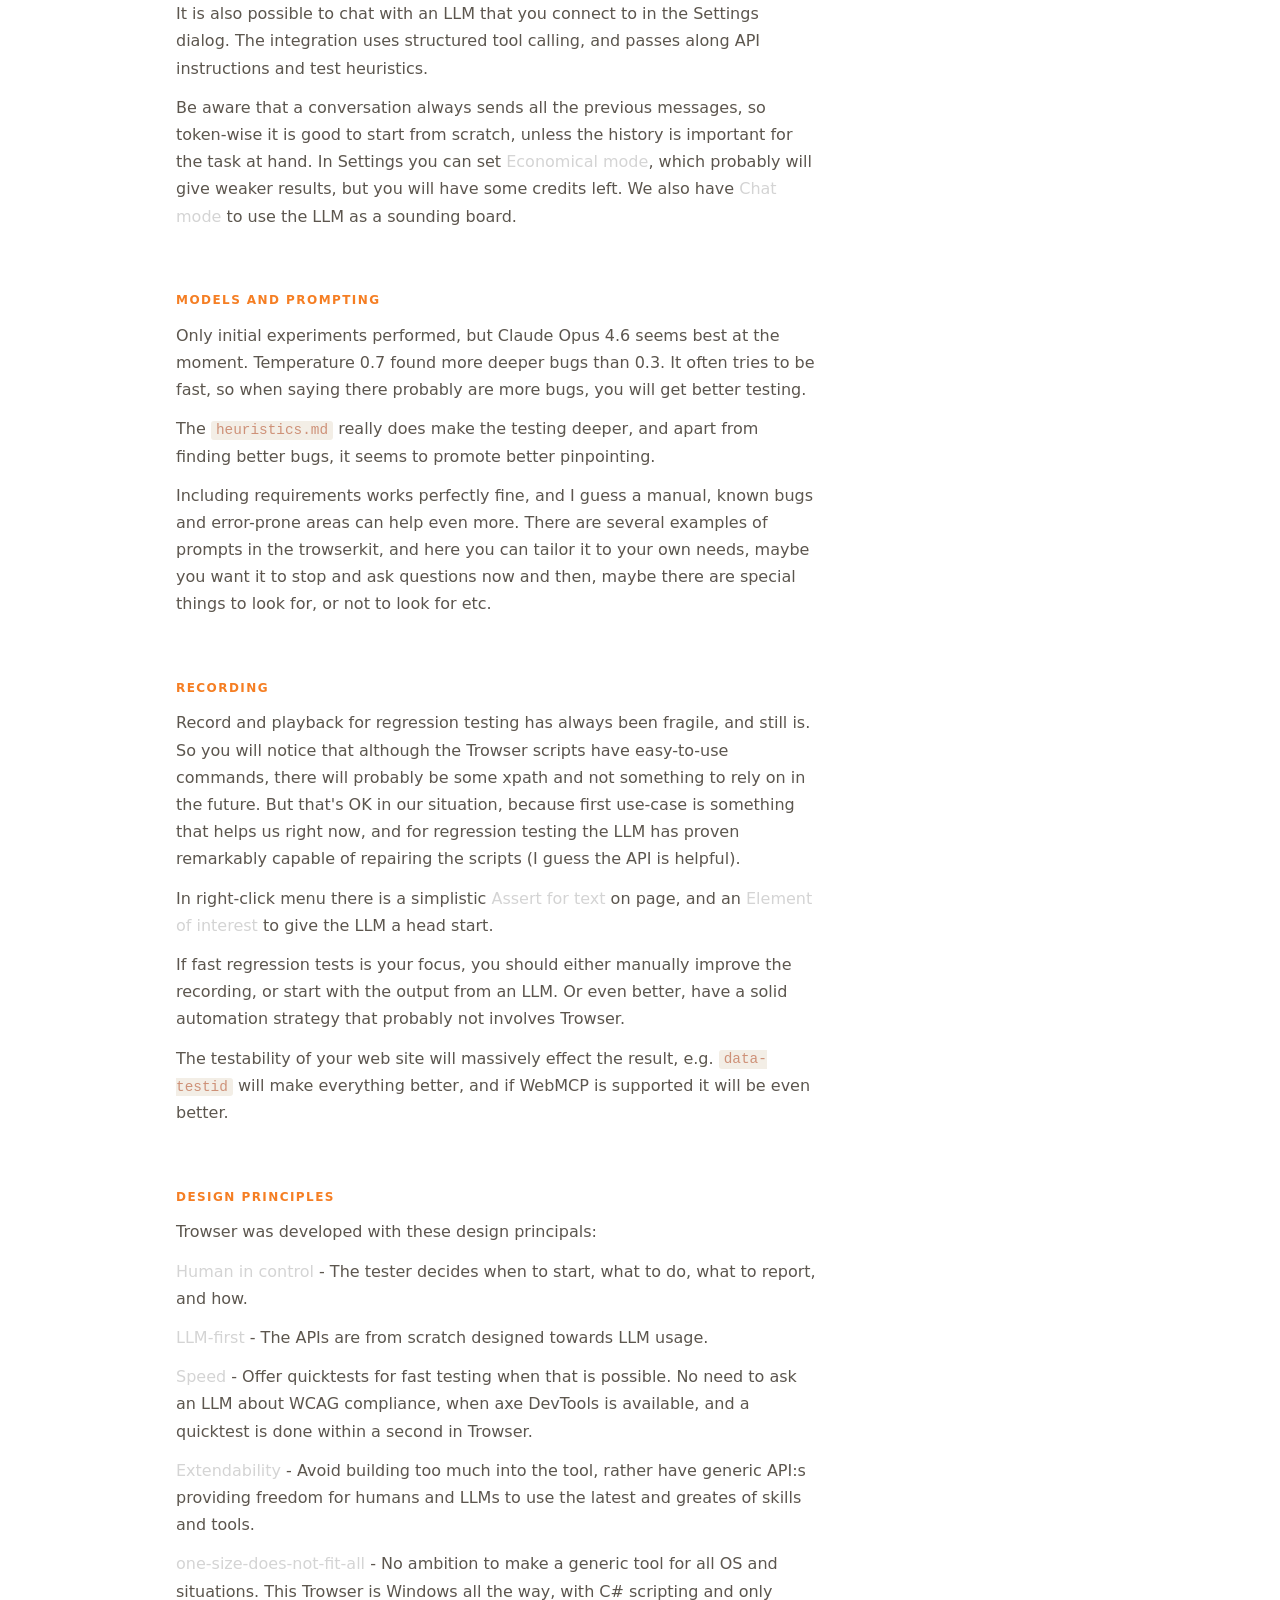
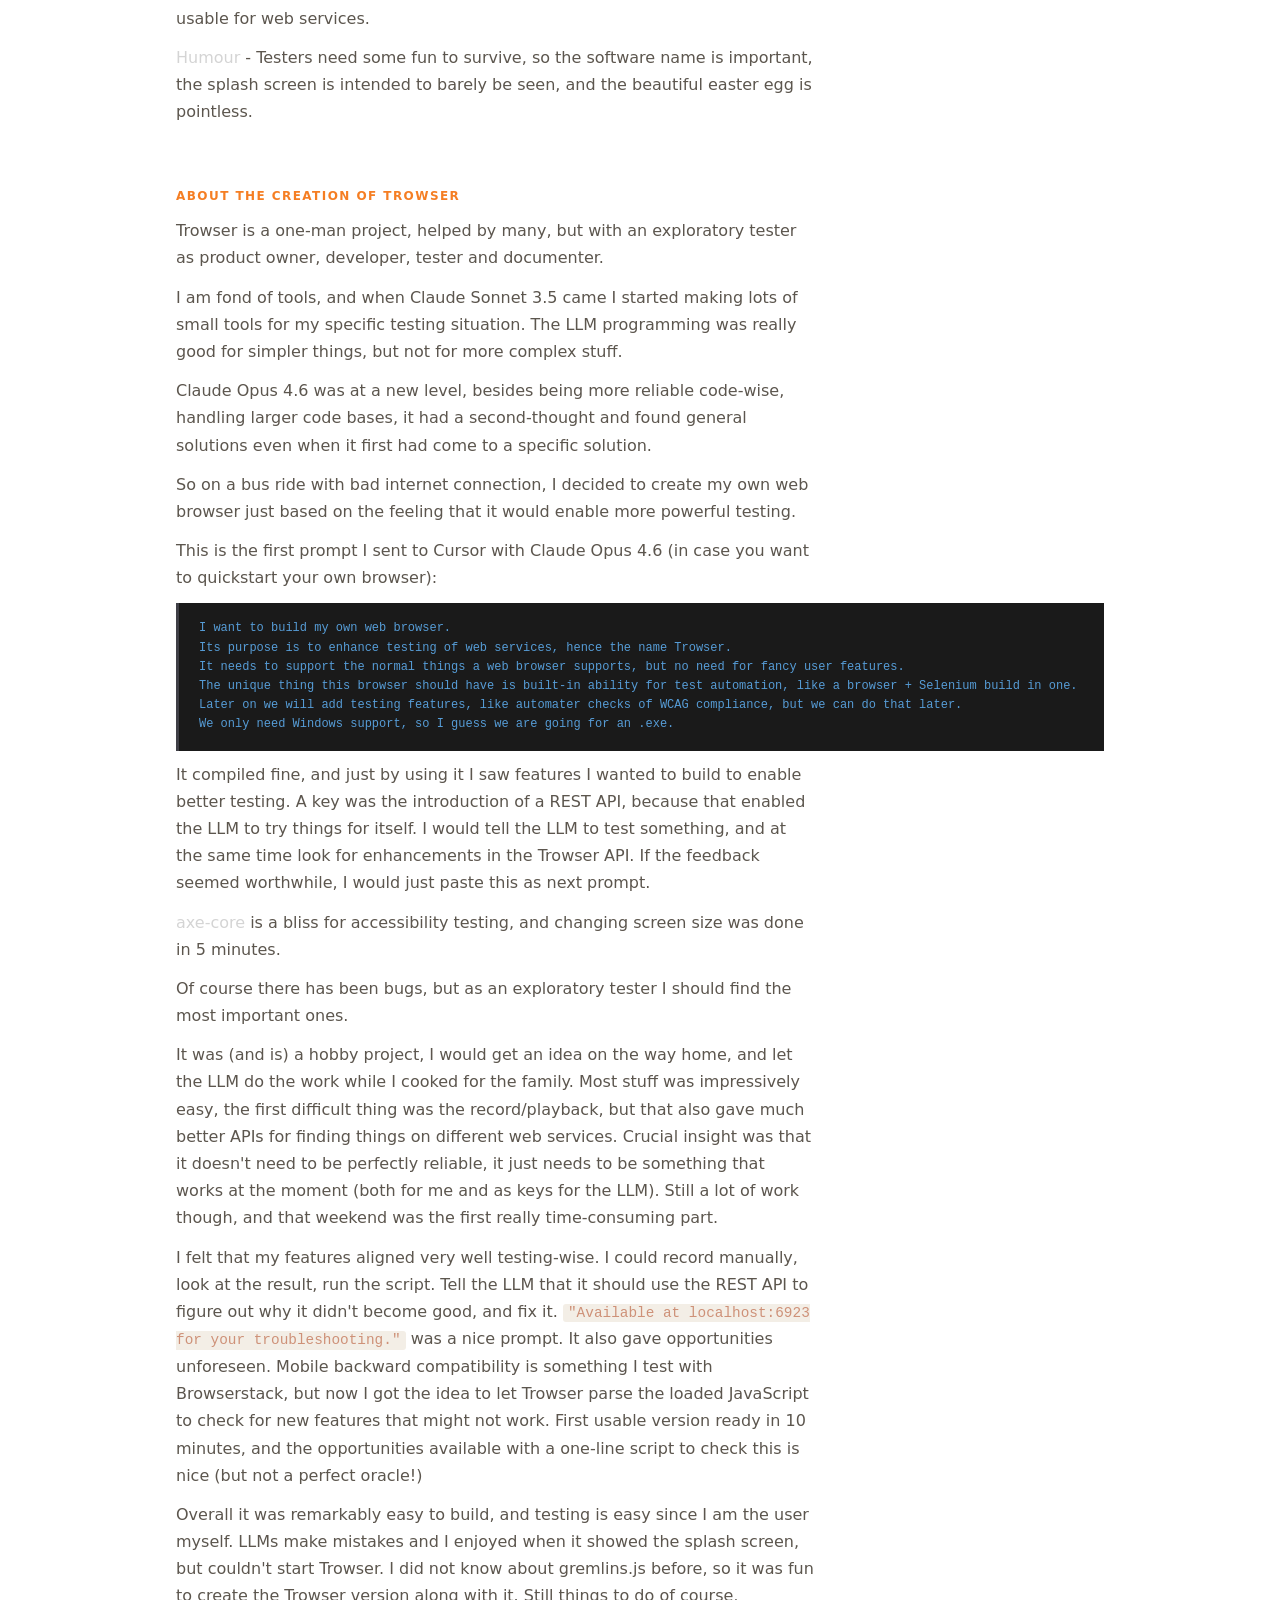
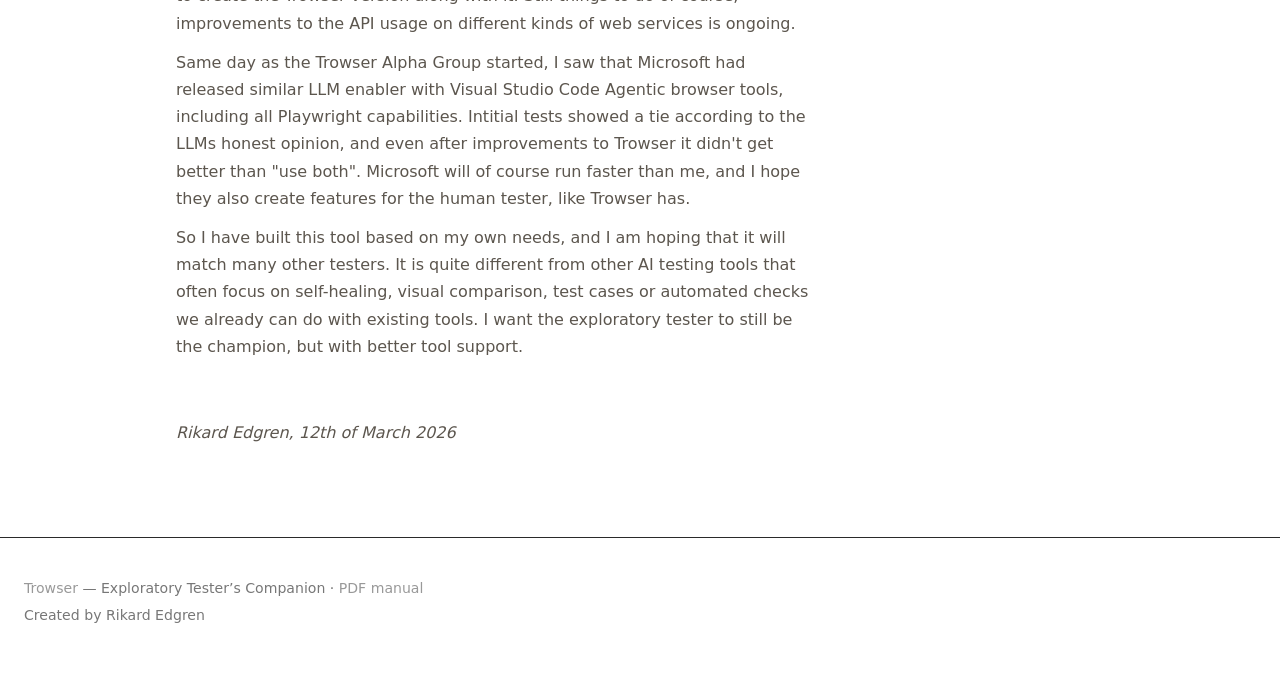
<file: docs/manual.html>
<!DOCTYPE html>
<html lang="en">
<head>
<meta charset="utf-8">
<meta name="viewport" content="width=device-width, initial-scale=1">
<title>Manual — Trowser</title>
<meta name="description" content="Trowser in-app manual: exploratory testing browser with scripting, quicktests, and LLM integration.">
<link rel="canonical" href="https://trowser.github.io/docs/manual.html">
<link rel="icon" href="../favicon.ico" type="image/x-icon">
<style>
  * { margin: 0; padding: 0; box-sizing: border-box; }
  body {
    font-family: 'Segoe UI', system-ui, -apple-system, sans-serif;
    background: #0c0c0c;
    color: #d4d4d4;
    min-height: 100vh;
  }
  .container {
    max-width: calc(var(--max) + 4rem);
    width: 100%;
    margin: 0 auto;
    padding: 40px 1.5rem 80px;
  }
  .header {
    display: flex;
    align-items: center;
    gap: 16px;
    margin-bottom: 6px;
  }
  .header img {
    width: 52px;
    height: 52px;
  }
  .logo {
    font-size: 42px;
    font-weight: 700;
    color: #e0e0e0;
    letter-spacing: -1px;
  }
  .tagline {
    font-size: 14px;
    color: #999;
    margin-bottom: 48px;
  }
  .section {
    margin-bottom: 32px;
  }
  .section h2 {
    font-size: 12px;
    font-weight: 600;
    color: #ce9178;
    text-transform: uppercase;
    letter-spacing: 1.5px;
    margin-bottom: 14px;
  }
  .section p {
    font-size: 13px;
    line-height: 1.7;
    color: #999;
    margin-bottom: 10px;
  }
  .section p strong {
    color: #d4d4d4;
    font-weight: 500;
  }
  code {
    font-family: 'Cascadia Code', Consolas, monospace;
    font-size: 12px;
    color: #ce9178;
  }
  .important {
    border-left: 3px solid #ce9178;
    padding: 16px 20px;
    margin-bottom: 32px;
    background: rgba(206, 145, 120, 0.06);
  }
  .important h2 {
    font-size: 12px;
    font-weight: 600;
    color: #ce9178;
    text-transform: uppercase;
    letter-spacing: 1.5px;
    margin-bottom: 10px;
  }
  .important p {
    font-size: 13px;
    line-height: 1.7;
    color: #999;
    margin-bottom: 0;
  }
  .intro {
    margin-bottom: 32px;
  }
  .intro p {
    font-size: 13px;
    line-height: 1.7;
    color: #999;
    margin-bottom: 10px;
  }
  pre {
    font-family: 'Cascadia Code', Consolas, monospace;
    font-size: 12px;
    color: #999;
    background: #1a1a1a;
    padding: 16px 20px;
    margin-top: 12px;
    margin-bottom: 10px;
    line-height: 1.6;
    white-space: pre-wrap;
    border-left: 3px solid #3F3F46;
  }
  pre em {
    color: #569cd6;
    font-style: normal;
  }
</style>
<link rel="stylesheet" href="../styles.css">
<link rel="stylesheet" href="docs.css">
</head>
<body class="embedded-doc">
<header class="site-header">
    <a class="brand" href="../">
      <img src="../assets/trowser.png" width="32" height="32" alt="">
      <span>Trowser</span>
    </a>
    <nav class="site-nav">
      <a href="../">Home</a>
      <a href="faq.html">FAQ</a>
      <a class="active" href="manual.html">Manual</a>
      <a href="script-help.html">Scripting</a>
      <a href="api.html">API</a>
      <a href="https://github.com/Trowser/Trowser/issues">Issues</a>
    </nav>
  </header>
  <div class="container">
    <div class="header">
      <img src="../assets/trowser.png" alt="Trowser">
      <div class="logo">Trowser</div>
    </div>
    <p class="tagline">Exploratory Tester's Companion</p>

    <div class="intro">
      <p>Nothing beats an exploratory tester with good knowledge about the software under test. Trowser's ambition is to enhance the exploratory tester, with quick access to nifty tools, the ability to use an LLM as an extra perspective, and scripting possibilities for faster testing and automated regression testing.</p>
      <p>Trowser is a testing browser with built-in tools inside the browser (that's why it will feel fast). It does not replace more advanced tools like Playwright, axe DevTools, Zed Attack Proxy et.al., but it gives you quick access to many things you want to do with other tools.</p>
      <p>Trowser also offers capabilities few other tools have. Access to scripting at the current web location, quicktests for technical testing, REST API that enables LLMs to explore and test, LLM integration with testing knowledge, and hopefully more to come.</p>
    </div>

    <div class="important">
      <h2>Important!</h2>
      <p>Remember that you as a tester are in charge. You decide what is important and worthy to investigate. Trowser just helps you do things faster, and give you inspiration. But you are responsible for what should be reported as test results, and how.</p>
    </div>

    <div class="section">
      <h2>Getting Started</h2>
      <p>Launch Trowser.exe and if you are using Windows with a 64-bit Edge it should start.</p>
      <p>Go to the web service you are currently testing. Open the script console and look at the available quicktests.</p>
      <p>Try a few of them, maybe you already have an automated accessibility check, but want to test fast on different resolutions. If this is important to you, you might want to edit the script to add resolutions of interest to you, or write some assertions for things that you think might fail in some circumstances.</p>
      <p>Some of these might be better used after your session, e.g. <strong>10BiggestFiles</strong> and <strong>NetworkAndConsoleErrors</strong>.</p>
      <p>Try the <strong>Watch mode</strong> in Script Console, where tests will be performed on each navigation. There are predefined tests, but they should be tailored to your web service, and you should add important assertions, e.g. user name is the expected, company musts are available etc.</p>
      <p>If you have an LLM agent, turn on the REST API (status bar in bottom), and let it know. You have to provide the API key from each session (this is for your security!)</p> 
      <p>Try just giving access to <code>trowserkit\api-reference.md</code> and see what they come up with. It will take time, but since we are getting a different perspective it is worth it. Look in the trowserkit folder for prompting examples and <code>testheuristics.md</code> with testing wisdom collected by Elisabeth Hendrickson and Rikard Edgren.</p>
    </div>

    <div class="section">
      <h2>Faster and richer testing</h2>
      <p>Press Ctrl+D to get random test data in your clipboard. More variation gives better test coverage over time, and you can edit the strings in Test Data dialog.</p>
      <p>Click Network Interception in status bar, and note that you can add a mock or a breakpoint at endpoints of interest. Makes it more probable that you test some error handling when you don't need a separate proxy.</p>
      <p>Press Ctrl+I to get a testing inspiration message that might help you come up with your next great test idea.</p>
    </div>

    <div class="section">
      <h2>Script Console</h2>
      <p>Here's where you can do things really fast. The C# scripting should not be a problem if you are used to other languages, it is just some syntax differences and you can do what you are used to. Look at the examples (Quicktests), read the Help, and tailor scripts to your context.</p>
      <p>Maybe you want to repeat an action 1000 times. Well just record it and add a for loop. Perhaps your service can't have any 500 errors, well try the <strong>FaultInjection</strong> quicktest.</p>
      <p>In recording mode, executed scripts will be added to the recorded script, updating variable conflicts to avoid compiling problems.</p>
    </div>

    <div class="section">
      <h2>Technical Testing</h2>
      <p>We have integrated some open-source third party tools that help you test your web service quickly. Some of these are not new, but much more accessible now.</p>
      <p><strong>gremlins.js</strong> was new to me, it doesn't find bugs, but is impressive as a demo. The Trowser unique smart monkey has better chances of finding things.</p>
      <p>The "database" for <strong>retire.js</strong> can be updated by putting a later version next to the executable. html-validate is very picky and sites can function perfectly with errors.</p>
	  <p>Backward compatibility scan is custom built for Trowser (by Claude Opus 4.6). It is far from a perfect oracle, but can give you a clue where to do more testing. Most Android phones have a newer version of the browser than what the scan looks for (it checks the vanilla browser). I have seen one case where the test was green, but old iPhone didn't work.</p>
	  <p>Integrating with other tools is encouraged, so you can point the traffic to a proxy. A simple edit request/response is also included, so you don't have to add a proxy for small things.</p>
    </div>

    <div class="section">
      <h2>LLM Integration</h2>
      <p>The API enables LLMs to look at the web site, understand what can be interacted with, and do testing. The API has quick access to page information and technical tests, it is close to Chrome DevTools Protocol, and is very powerful.</p>
      <p>Be aware that this can take some time. The machines are almost the opposite of an exploratory tester; it is really fast when looking at technical details, but quite slow in understanding what happens and what to do next.</p>
      <p>But it gives very interesting results. A good model will typically find a good portion of the bugs from a human tester, and it can also find things the tester didn't have time to look for (or missed). A weak LLM model will just give you some information about current page, that you could get faster in many other ways.</p>
      <p>My recommendation is to use it as a second tester during lunch or after work.</p>
	  <p>I have gotten best result with a separate agent that has access to the documentation and can produce too-good looking reports (the testing might not be as good as the report implies). If you don't know the software yourself, it will be hard to evaluate the results.</p>
      <p>It is also possible to chat with an LLM that you connect to in the Settings dialog. The integration uses structured tool calling, and passes along API instructions and test heuristics.</p>
      <p>Be aware that a conversation always sends all the previous messages, so token-wise it is good to start from scratch, unless the history is important for the task at hand. In Settings you can set <strong>Economical mode</strong>, which probably will give weaker results, but you will have some credits left. We also have <strong>Chat mode</strong> to use the LLM as a sounding board.</p>
    </div>

    <div class="section">
      <h2>Models and prompting</h2>
      <p>Only initial experiments performed, but Claude Opus 4.6 seems best at the moment. Temperature 0.7 found more deeper bugs than 0.3. It often tries to be fast, so when saying there probably are more bugs, you will get better testing.</p>
      <p>The <code>heuristics.md</code> really does make the testing deeper, and apart from finding better bugs, it seems to promote better pinpointing.</p>
      <p>Including requirements works perfectly fine, and I guess a manual, known bugs and error-prone areas can help even more. There are several examples of prompts in the trowserkit, and here you can tailor it to your own needs, maybe you want it to stop and ask questions now and then, maybe there are special things to look for, or not to look for etc.</p>
    </div>

    <div class="section">
      <h2>Recording</h2>
      <p>Record and playback for regression testing has always been fragile, and still is. So you will notice that although the Trowser scripts have easy-to-use commands, there will probably be some xpath and not something to rely on in the future. But that's OK in our situation, because first use-case is something that helps us right now, and for regression testing the LLM has proven remarkably capable of repairing the scripts (I guess the API is helpful).</p>
      <p>In right-click menu there is a simplistic <strong>Assert for text</strong> on page, and an <strong>Element of interest</strong> to give the LLM a head start.</p>
      <p>If fast regression tests is your focus, you should either manually improve the recording, or start with the output from an LLM. Or even better, have a solid automation strategy that probably not involves Trowser.</p>
      <p>The testability of your web site will massively effect the result, e.g. <code>data-testid</code> will make everything better, and if WebMCP is supported it will be even better.</p>
    </div>

    <div class="section">
      <h2>Design Principles</h2>
      <p>Trowser was developed with these design principals:</p>
      <p><strong>Human in control</strong> - The tester decides when to start, what to do, what to report, and how.</p>
      <p><strong>LLM-first</strong> - The APIs are from scratch designed towards LLM usage.</p>
      <p><strong>Speed</strong> - Offer quicktests for fast testing when that is possible. No need to ask an LLM about WCAG compliance, when axe DevTools is available, and a quicktest is done within a second in Trowser.</p>
      <p><strong>Extendability</strong> - Avoid building too much into the tool, rather have generic API:s providing freedom for humans and LLMs to use the latest and greates of skills and tools.</p>
      <p><strong>one-size-does-not-fit-all</strong> - No ambition to make a generic tool for all OS and situations. This Trowser is Windows all the way, with C# scripting and only usable for web services.</p>
      <p><strong>Humour</strong> - Testers need some fun to survive, so the software name is important, the splash screen is intended to barely be seen, and the beautiful easter egg is pointless.</p>
    </div>

    <div class="section">
      <h2>About the Creation of Trowser</h2>
      <p>Trowser is a one-man project, helped by many, but with an exploratory tester as product owner, developer, tester and documenter.</p>
      <p>I am fond of tools, and when Claude Sonnet 3.5 came I started making lots of small tools for my specific testing situation. The LLM programming was really good for simpler things, but not for more complex stuff.</p>
      <p>Claude Opus 4.6 was at a new level, besides being more reliable code-wise, handling larger code bases, it had a second-thought and found general solutions even when it first had come to a specific solution.</p>
      <p>So on a bus ride with bad internet connection, I decided to create my own web browser just based on the feeling that it would enable more powerful testing.</p>
      <p>This is the first prompt I sent to Cursor with Claude Opus 4.6 (in case you want to quickstart your own browser):</p>
      <pre><em>I want to build my own web browser.
Its purpose is to enhance testing of web services, hence the name Trowser.
It needs to support the normal things a web browser supports, but no need for fancy user features.
The unique thing this browser should have is built-in ability for test automation, like a browser + Selenium build in one.
Later on we will add testing features, like automater checks of WCAG compliance, but we can do that later.
We only need Windows support, so I guess we are going for an .exe.</em></pre>
      <p>It compiled fine, and just by using it I saw features I wanted to build to enable better testing. A key was the introduction of a REST API, because that enabled the LLM to try things for itself. I would tell the LLM to test something, and at the same time look for enhancements in the Trowser API. If the feedback seemed worthwhile, I would just paste this as next prompt.</p>
      <p><strong>axe-core</strong> is a bliss for accessibility testing, and changing screen size was done in 5 minutes.</p>
      <p>Of course there has been bugs, but as an exploratory tester I should find the most important ones.</p>
      <p>It was (and is) a hobby project, I would get an idea on the way home, and let the LLM do the work while I cooked for the family. Most stuff was impressively easy, the first difficult thing was the record/playback, but that also gave much better APIs for finding things on different web services. Crucial insight was that it doesn't need to be perfectly reliable, it just needs to be something that works at the moment (both for me and as keys for the LLM). Still a lot of work though, and that weekend was the first really time-consuming part.</p>
      <p>I felt that my features aligned very well testing-wise. I could record manually, look at the result, run the script. Tell the LLM that it should use the REST API to figure out why it didn't become good, and fix it. <code>"Available at localhost:6923 for your troubleshooting."</code> was a nice prompt. It also gave opportunities unforeseen. Mobile backward compatibility is something I test with Browserstack, but now I got the idea to let Trowser parse the loaded JavaScript to check for new features that might not work. First usable version ready in 10 minutes, and the opportunities available with a one-line script to check this is nice (but not a perfect oracle!)</p>
      <p>Overall it was remarkably easy to build, and testing is easy since I am the user myself. LLMs make mistakes and I enjoyed when it showed the splash screen, but couldn't start Trowser. I did not know about gremlins.js before, so it was fun to create the Trowser version along with it. Still things to do of course, improvements to the API usage on different kinds of web services is ongoing.</p>
      <p>Same day as the Trowser Alpha Group started, I saw that Microsoft had released similar LLM enabler with Visual Studio Code Agentic browser tools, including all Playwright capabilities. Intitial tests showed a tie according to the LLMs honest opinion, and even after improvements to Trowser it didn't get better than "use both". Microsoft will of course run faster than me, and I hope they also create features for the human tester, like Trowser has.</p>
      <p>So I have built this tool based on my own needs, and I am hoping that it will match many other testers. It is quite different from other AI testing tools that often focus on self-healing, visual comparison, test cases or automated checks we already can do with existing tools. I want the exploratory tester to still be the champion, but with better tool support.</p>
      <br></br>
	  <p><i>Rikard Edgren, 12th of March 2026</i></p>
	  </div>
  </div>
<footer class="site-footer">
    <p><a href="../">Trowser</a> — Exploratory Tester’s Companion · <a href="https://www.thetesteye.com/papers/TamingTheTrowser.pdf">PDF manual</a></p>
    <p>Created by Rikard Edgren</p>
  </footer>
</body>
</html>
</file>
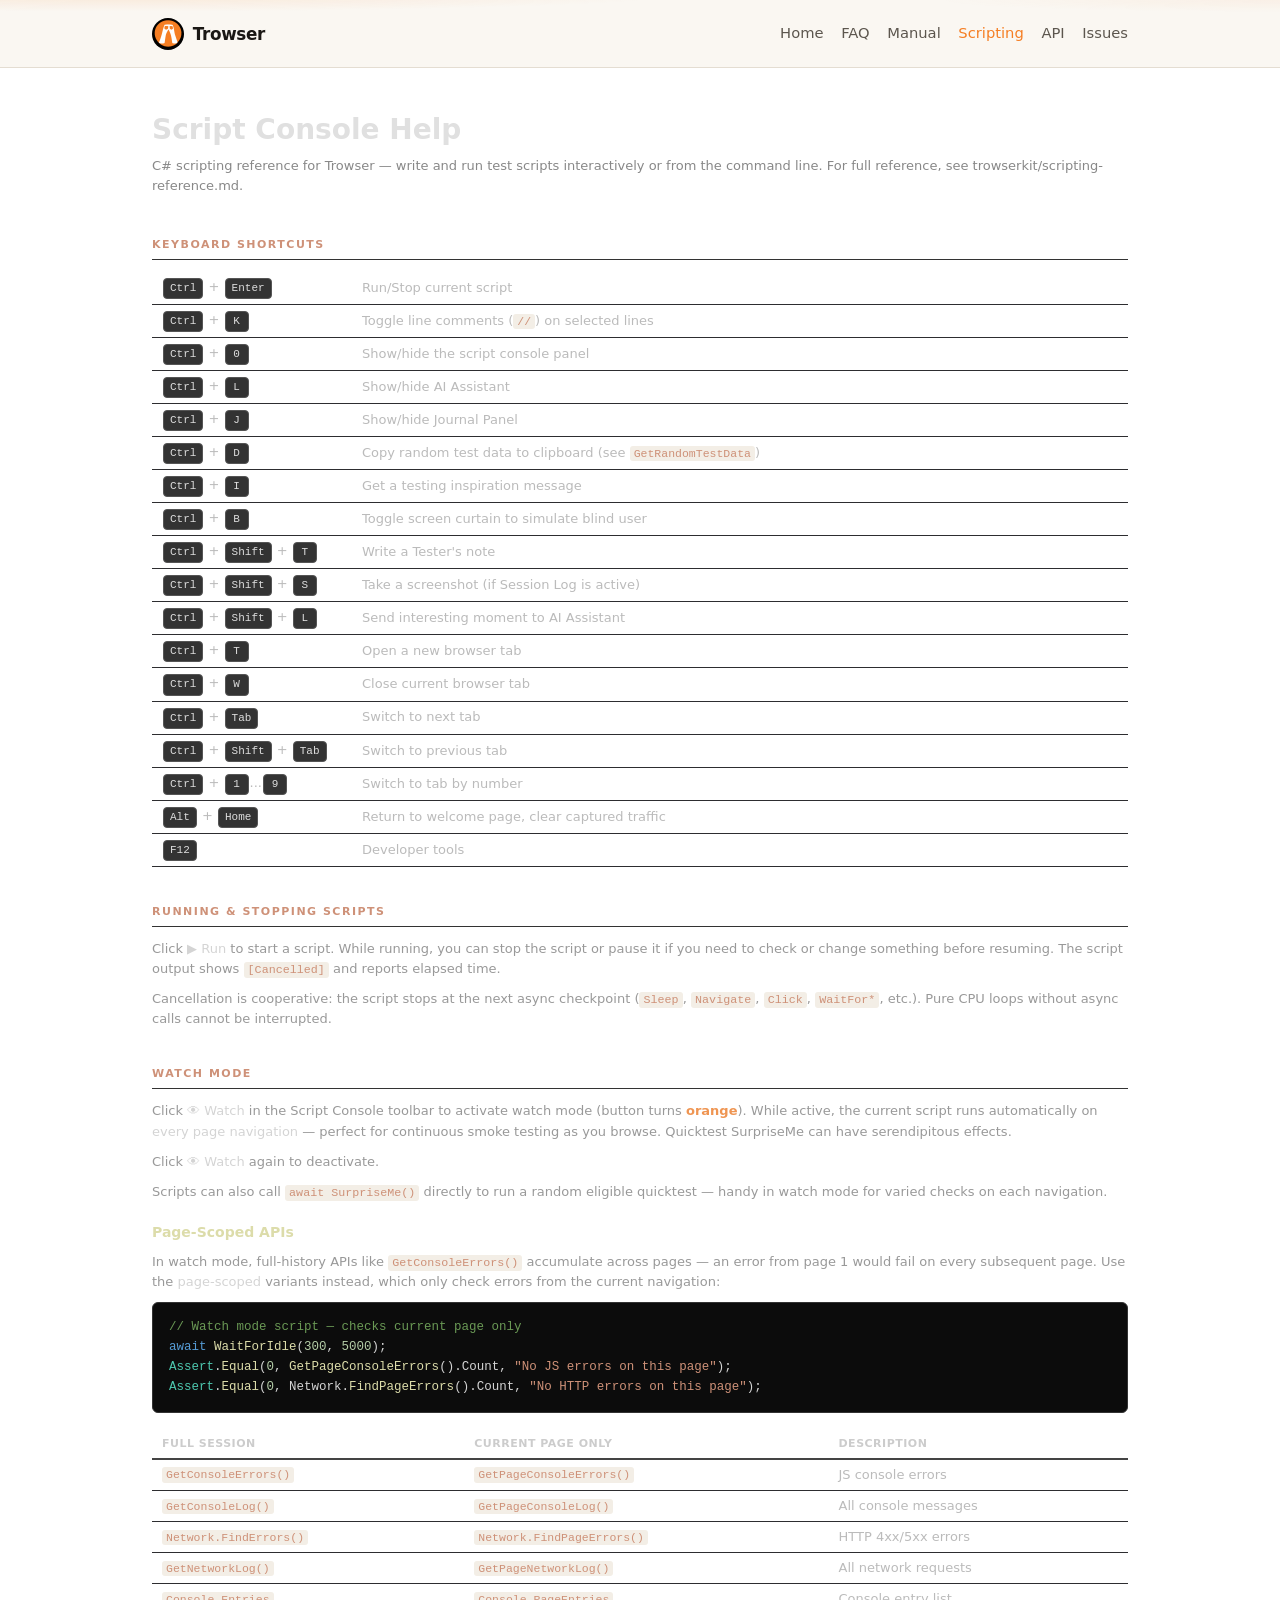
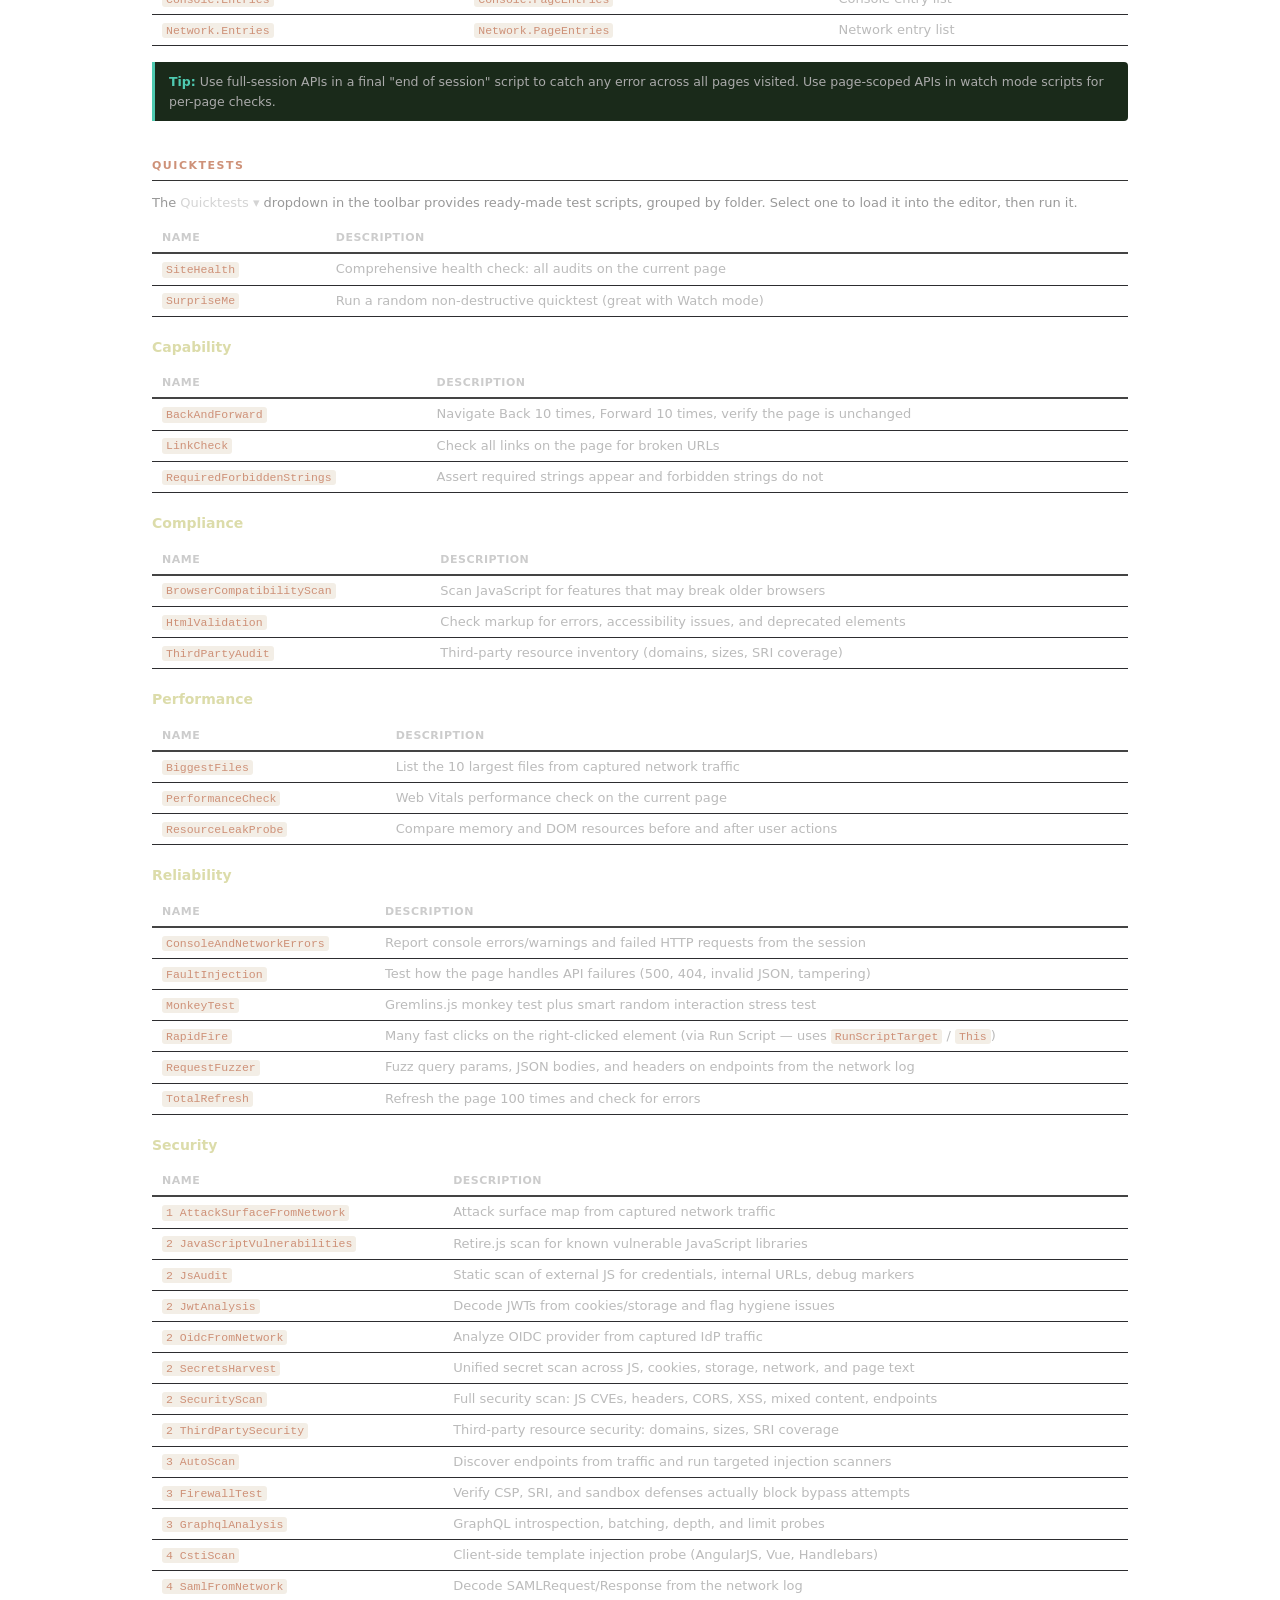
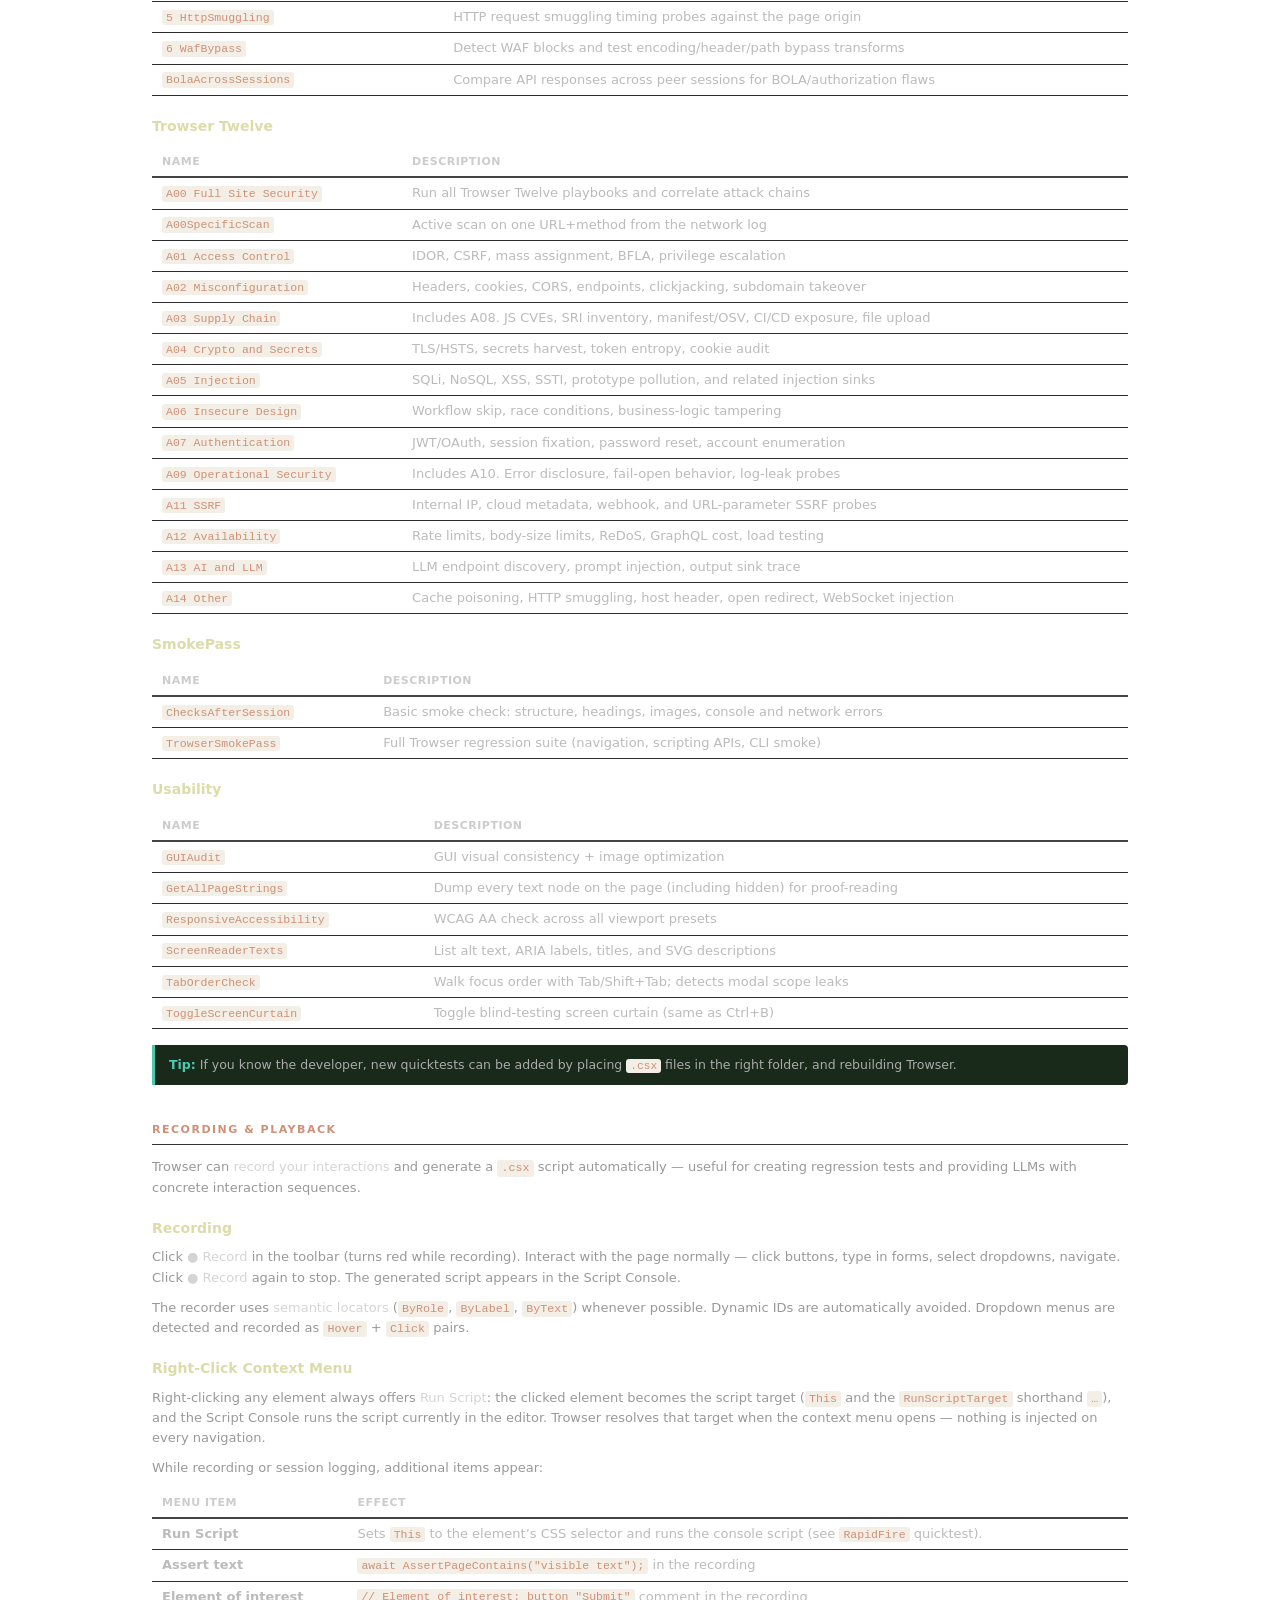
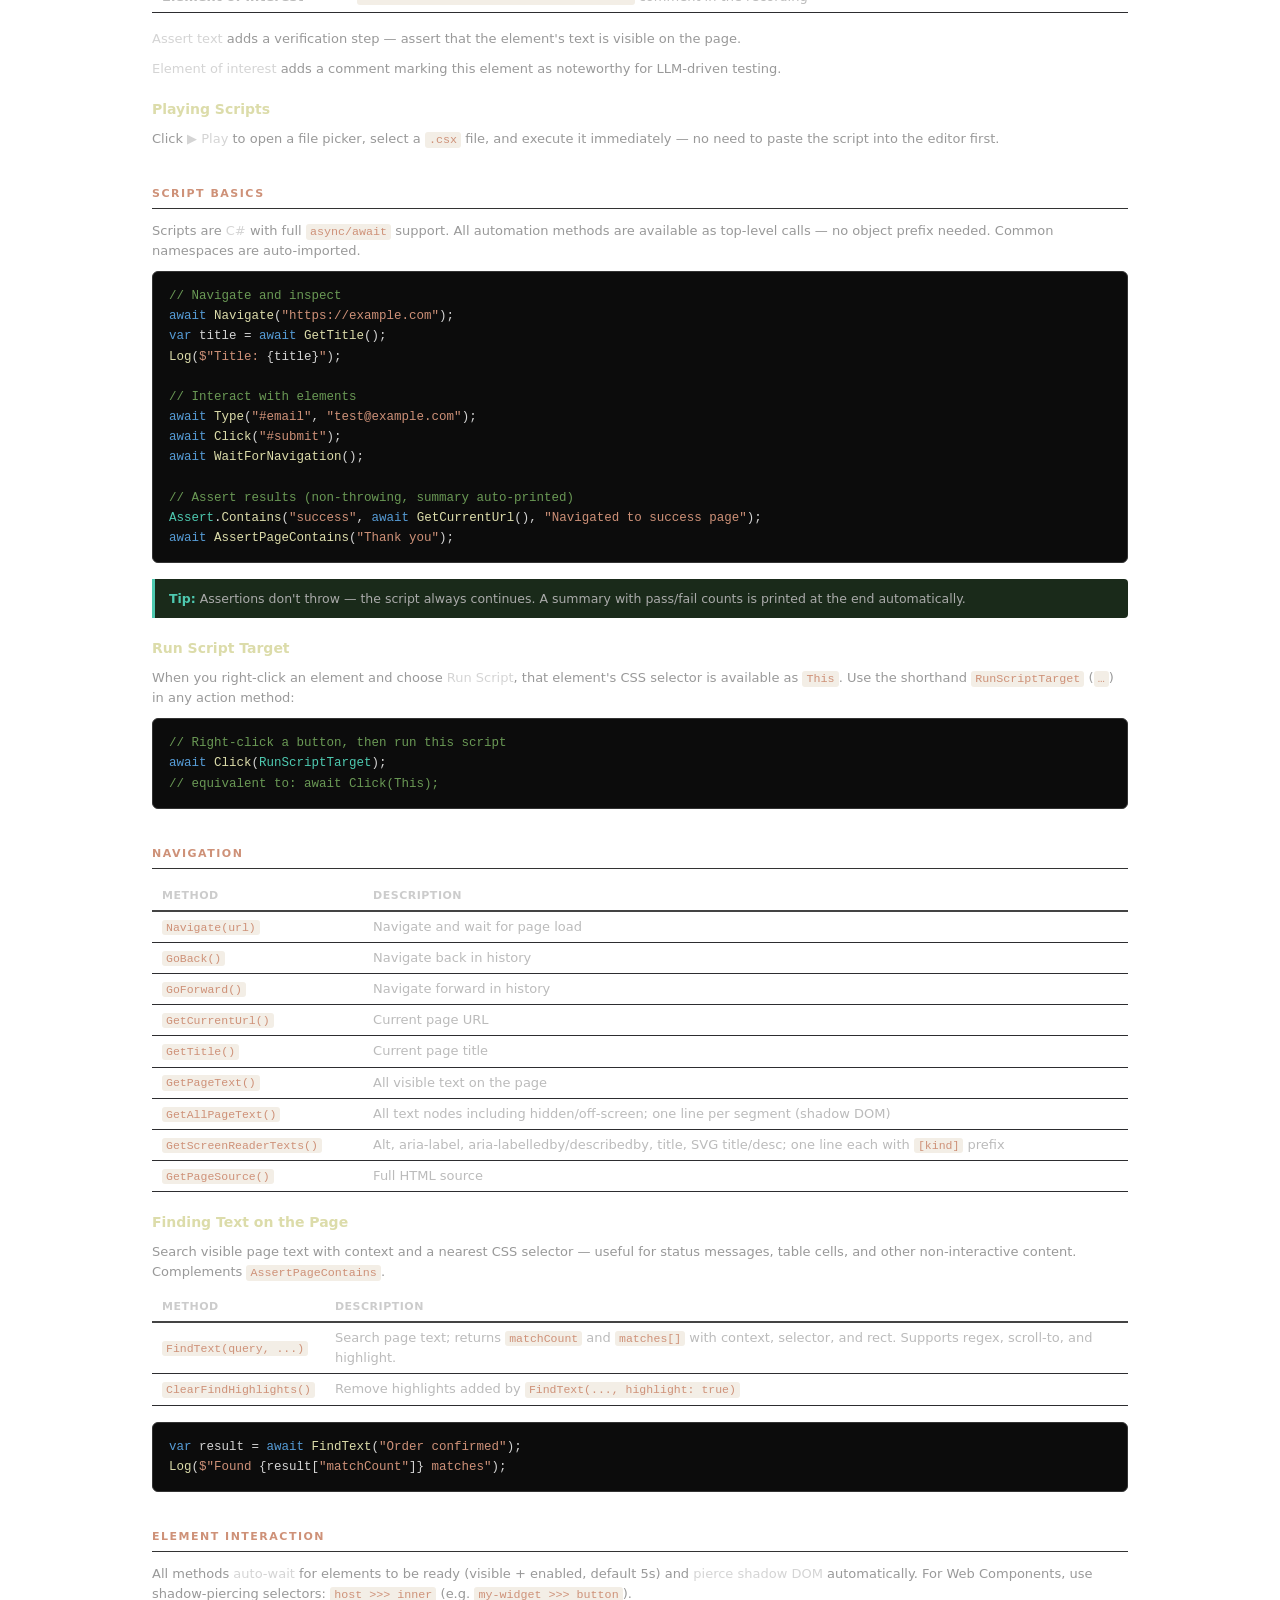
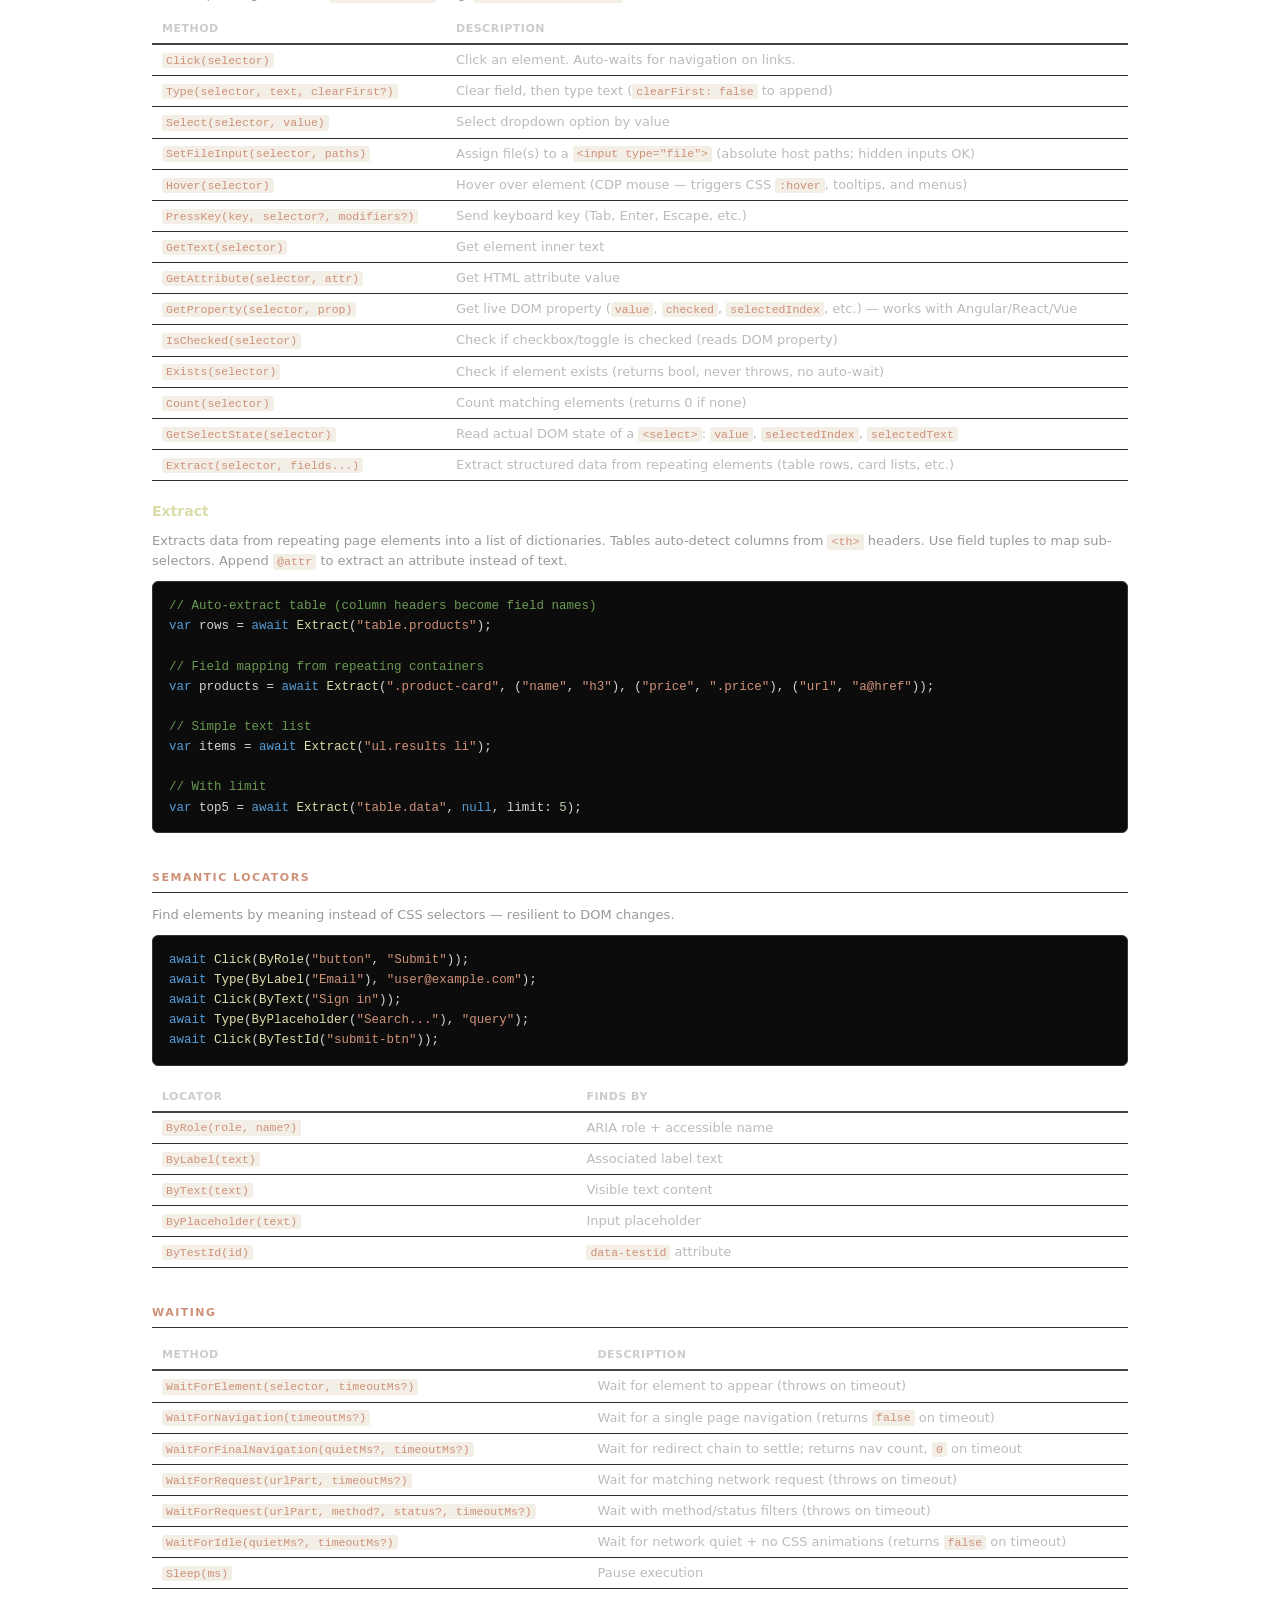
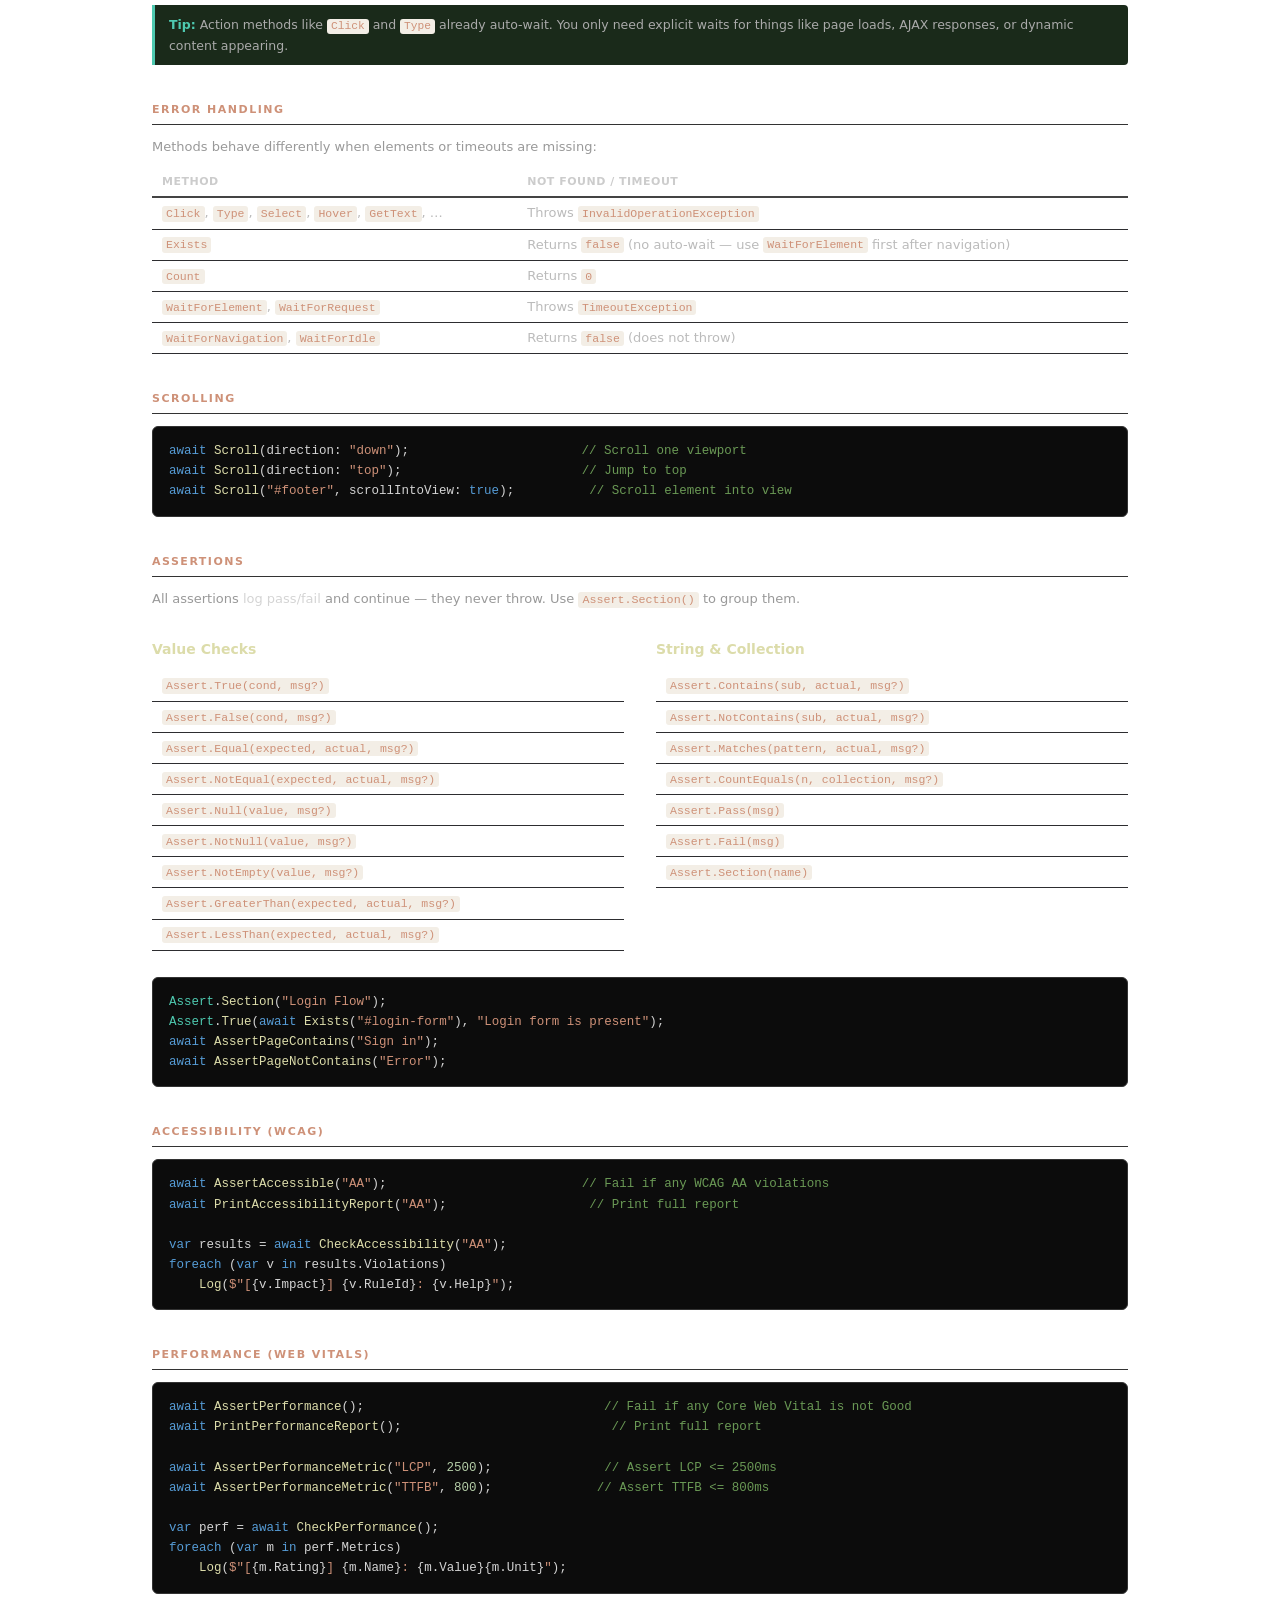
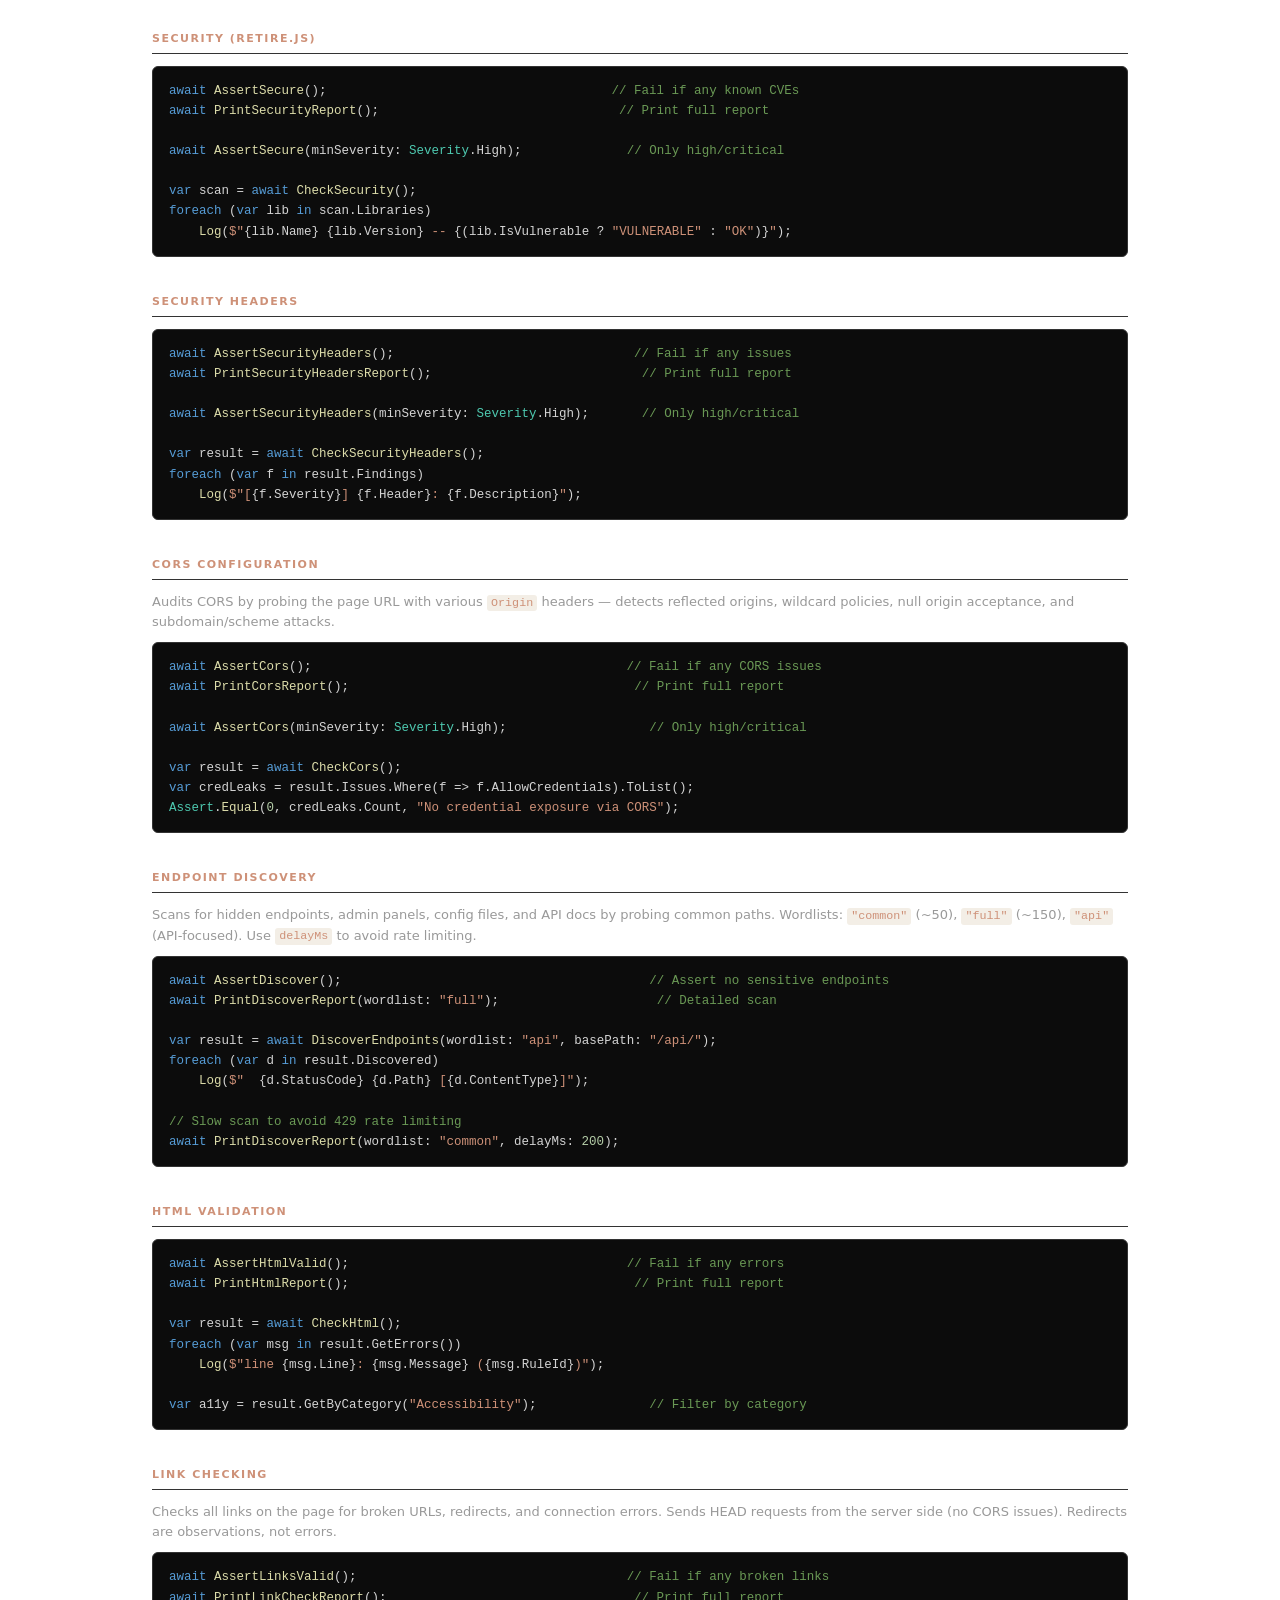
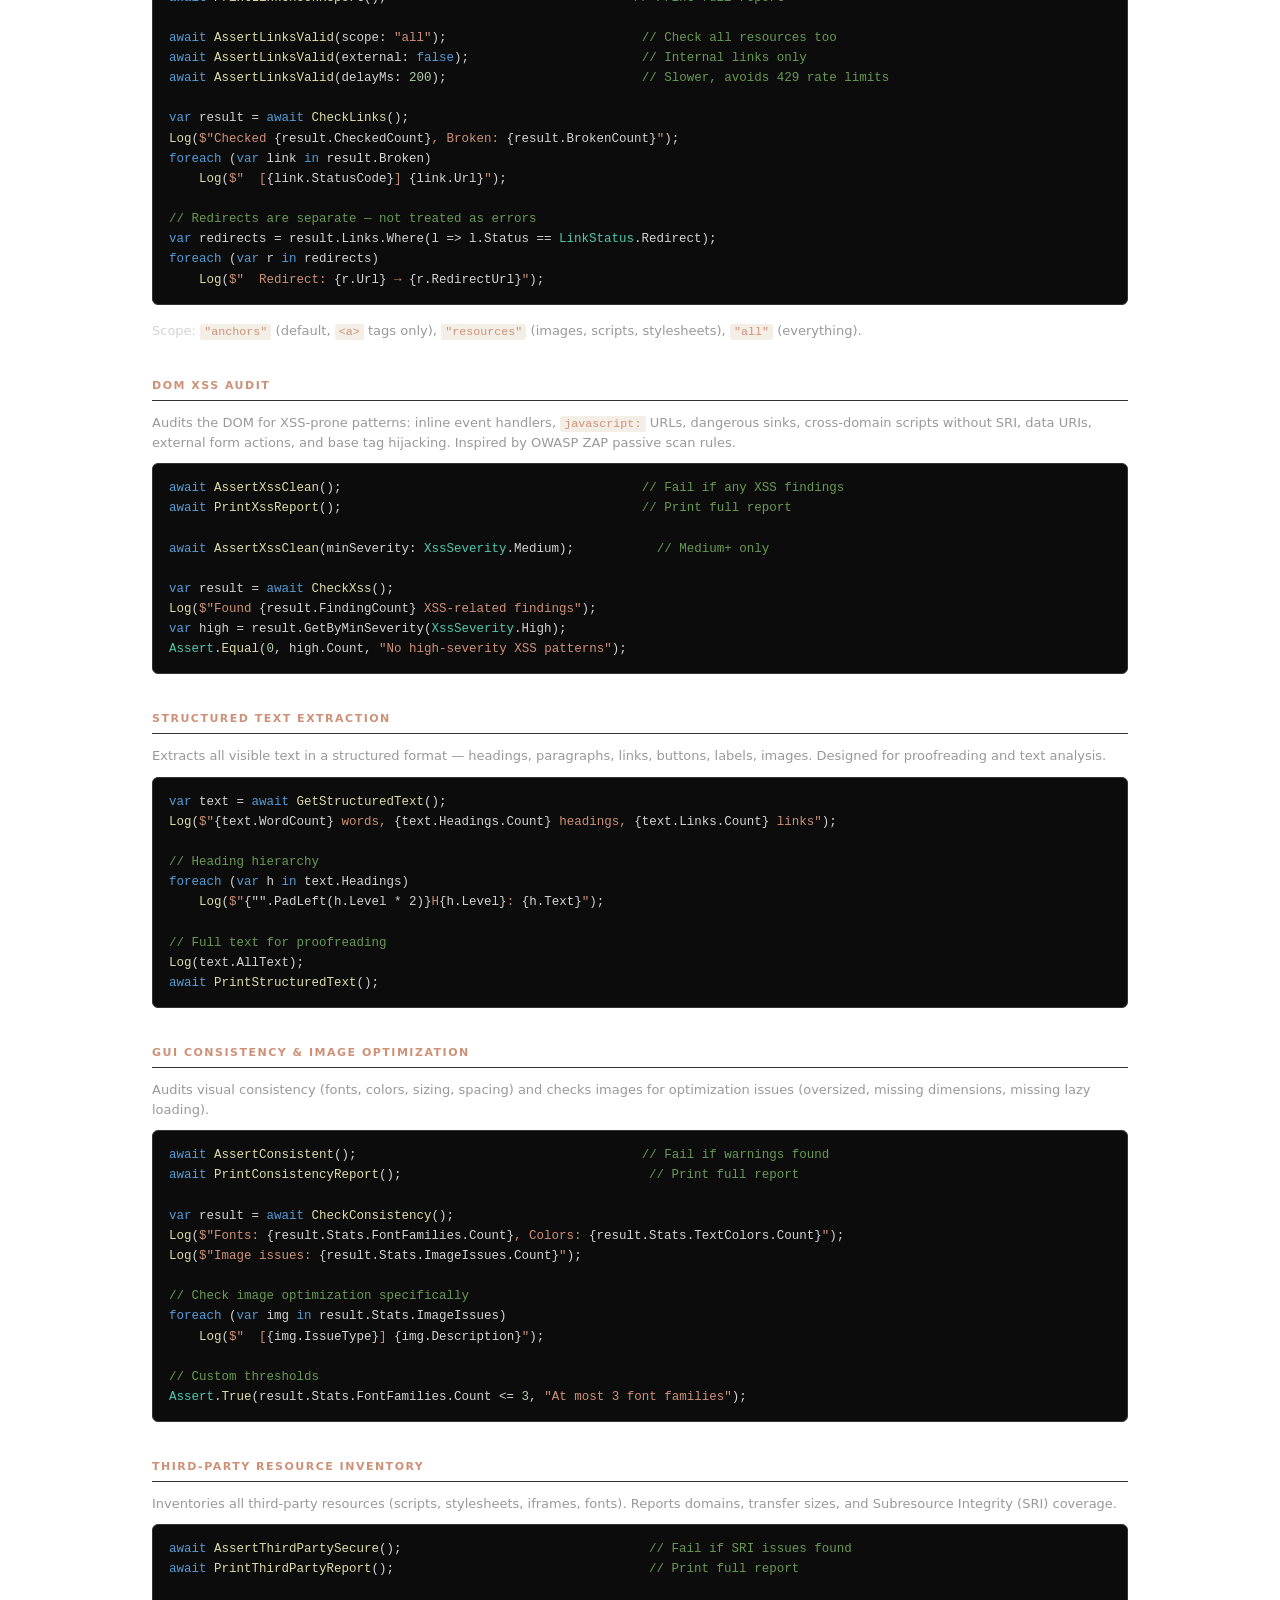
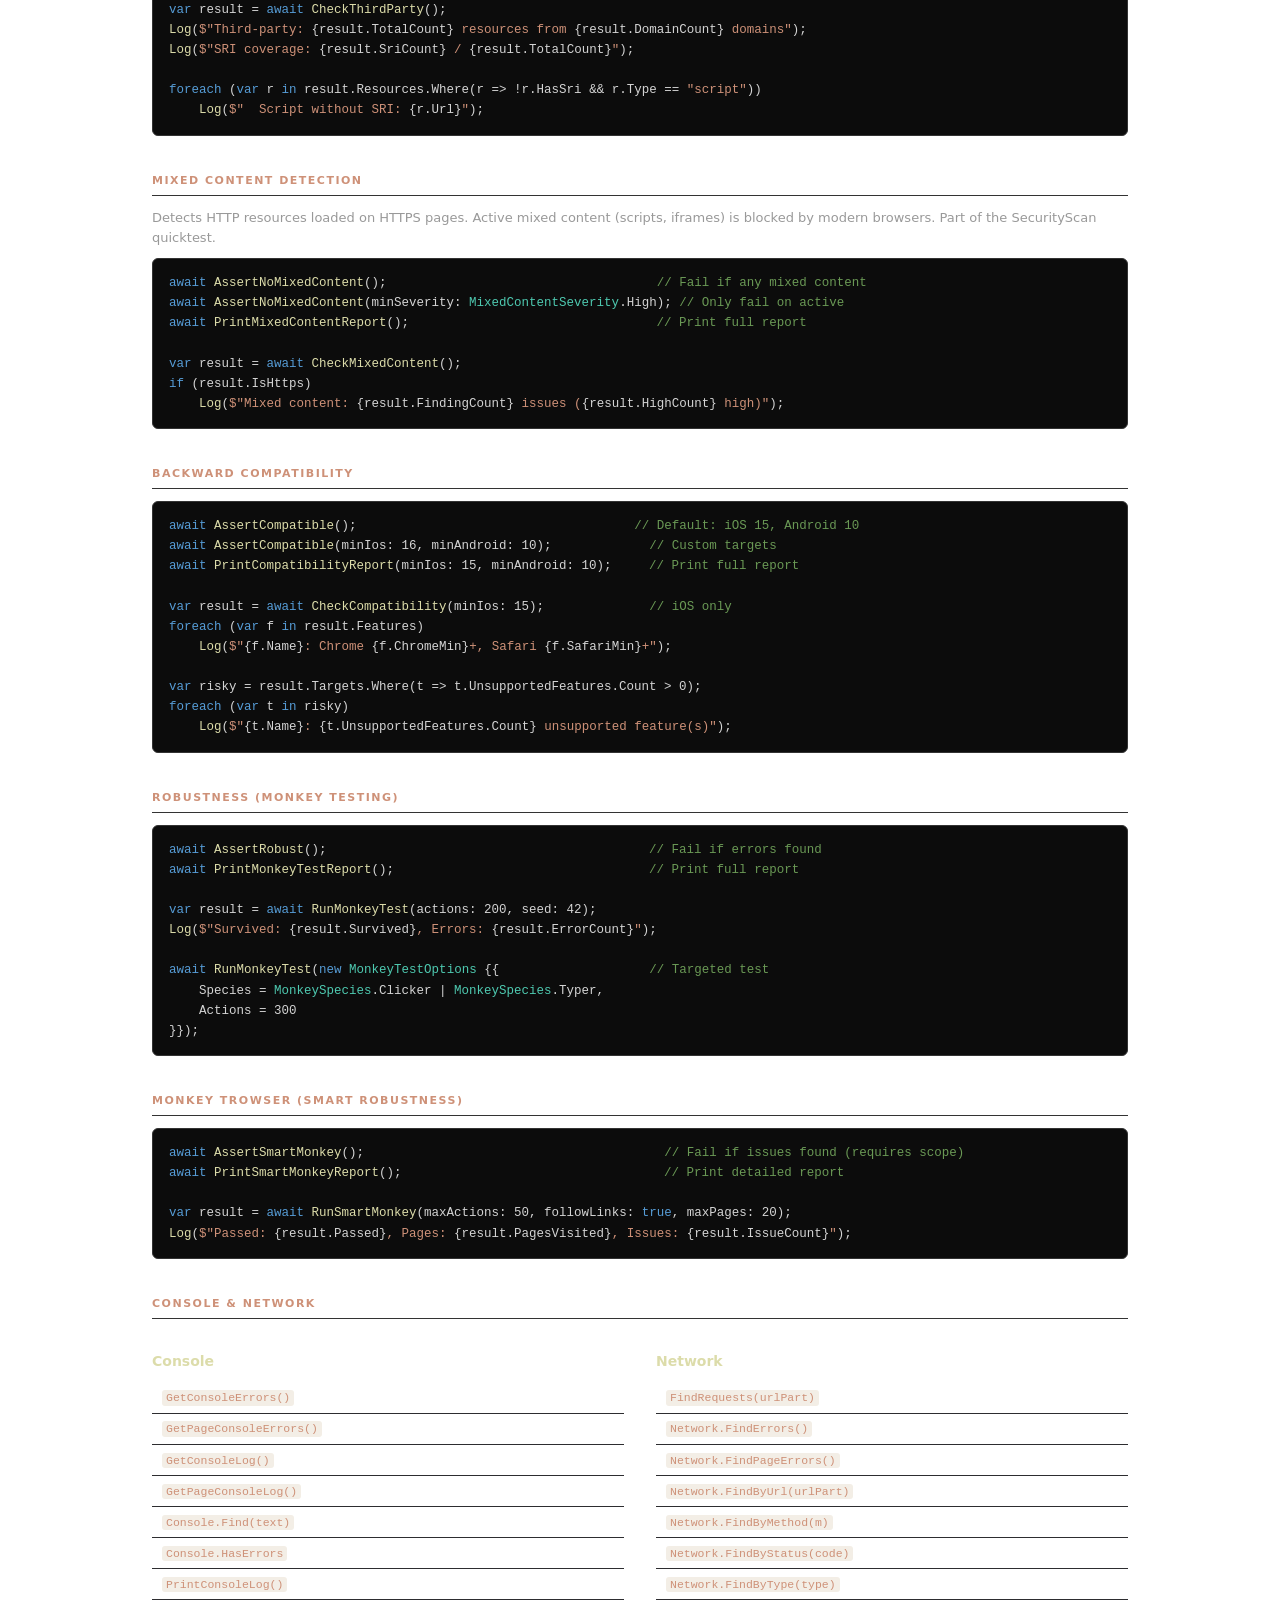
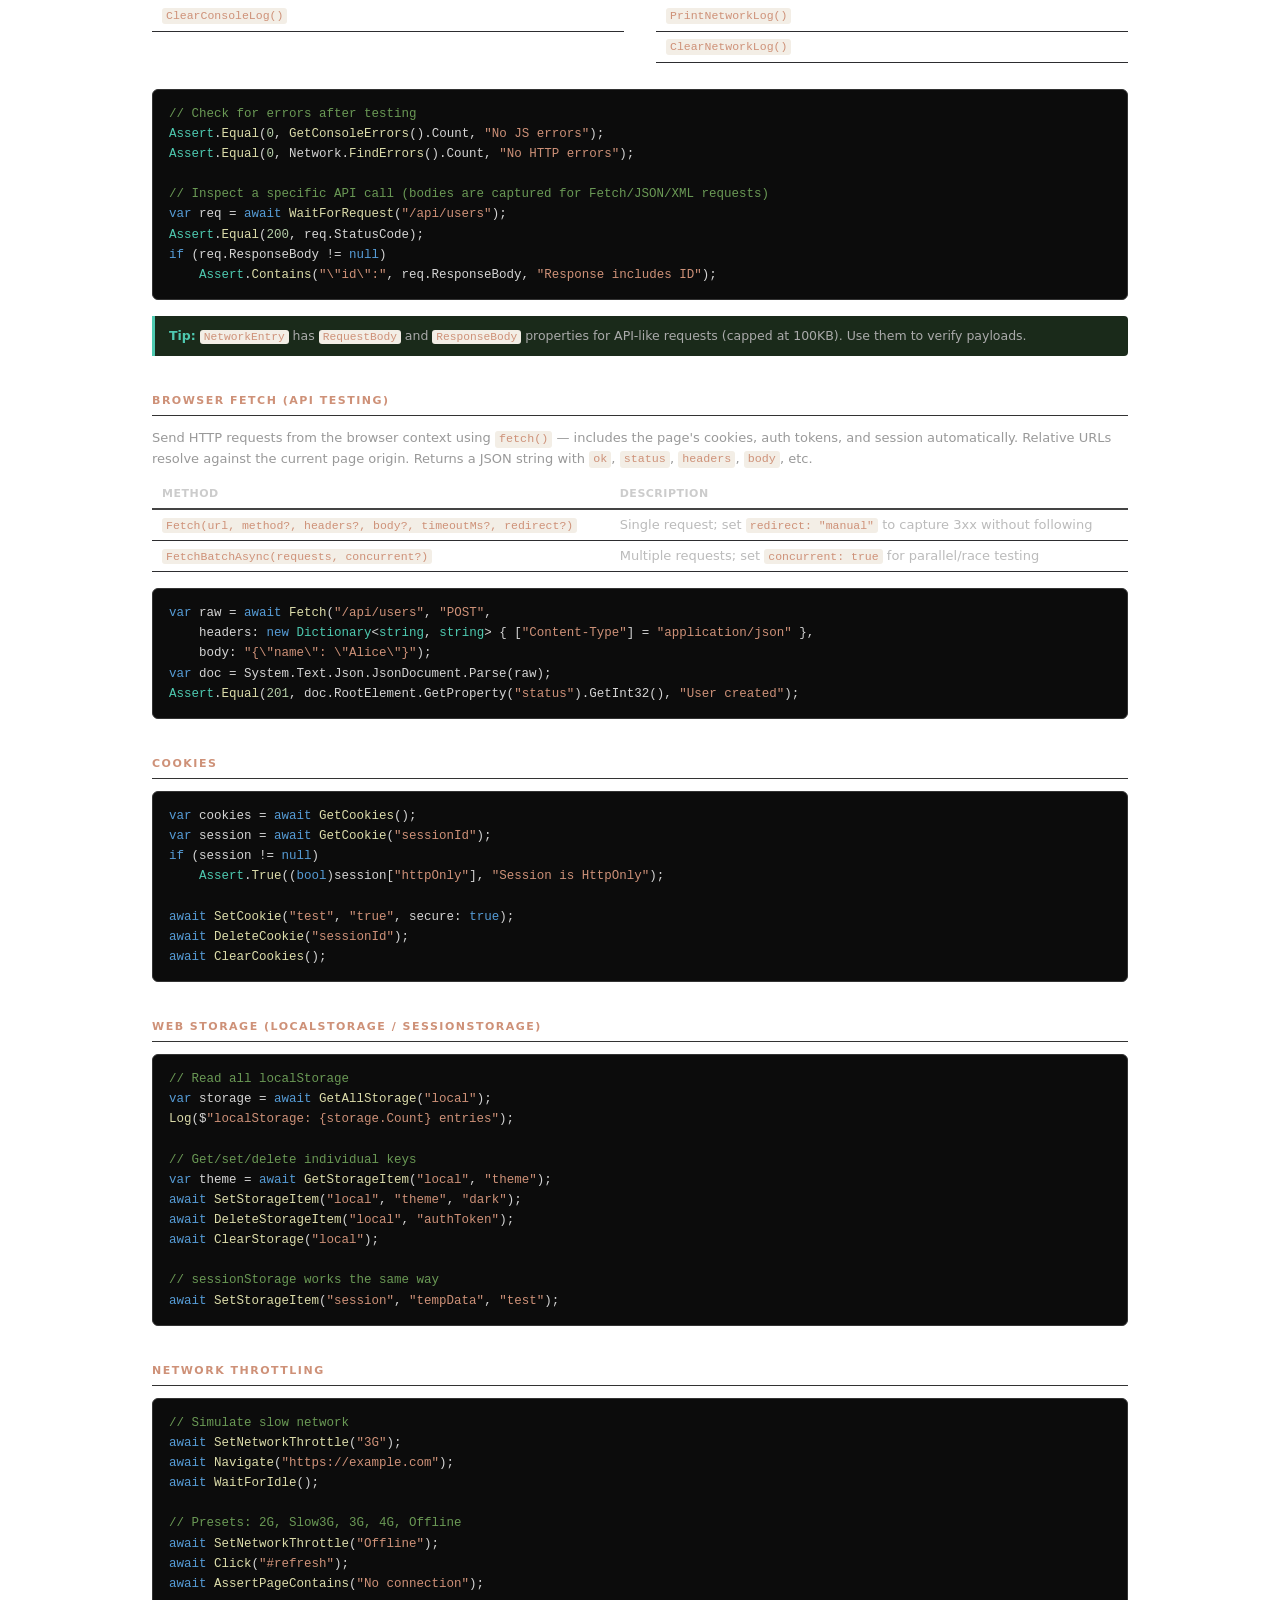
<file: docs/script-help.html>
<!DOCTYPE html>
<html lang="en">
<head>
<meta charset="utf-8">
<meta name="viewport" content="width=device-width, initial-scale=1">
<title>Script Console Help — Trowser</title>
<meta name="description" content="Trowser Script Console reference: C# scripting APIs, locators, quicktests, and keyboard shortcuts.">
<link rel="canonical" href="https://trowser.github.io/docs/script-help.html">
<link rel="icon" href="../favicon.ico" type="image/x-icon">
<style>
  * { margin: 0; padding: 0; box-sizing: border-box; }
  body {
    font-family: 'Segoe UI', system-ui, -apple-system, sans-serif;
    background: #0c0c0c;
    color: #d4d4d4;
    line-height: 1.6;
  }
  .doc-body {
    max-width: calc(var(--max) + 4rem);
    margin: 0 auto;
    padding: 40px 1.5rem 80px;
  }
  h1 { font-size: 28px; font-weight: 700; color: #e0e0e0; margin-bottom: 4px; }
  .subtitle { font-size: 13px; color: #888; margin-bottom: 40px; }
  h2 {
    font-size: 11px; font-weight: 600; color: #ce9178;
    text-transform: uppercase; letter-spacing: 1.5px;
    margin: 36px 0 12px; padding-bottom: 6px;
    border-bottom: 1px solid #333;
  }
  h3 { font-size: 14px; font-weight: 600; color: #dcdcaa; margin: 20px 0 8px; }
  p { font-size: 13px; color: #999; margin-bottom: 10px; }
  p strong { color: #d4d4d4; font-weight: 500; }

  code {
    font-family: 'Cascadia Code', Consolas, monospace;
    font-size: 12px; color: #ce9178;
    background: #2d2d30; padding: 1px 5px; border-radius: 3px;
  }
  pre {
    background: #0c0c0c; border: 1px solid #333; border-radius: 6px;
    padding: 14px 16px; margin: 10px 0 16px; overflow-x: auto;
  }
  pre code { background: none; padding: 0; color: #d4d4d4; font-size: 12.5px; line-height: 1.5; }
  .kw { color: #569cd6; }
  .str { color: #ce9178; }
  .fn { color: #dcdcaa; }
  .cm { color: #6a9955; }
  .num { color: #b5cea8; }
  .type { color: #4ec9b0; }

  table { width: 100%; border-collapse: collapse; margin: 10px 0 16px; font-size: 13px; }
  th { text-align: left; font-weight: 600; color: #ccc; padding: 6px 10px; border-bottom: 2px solid #444; font-size: 11px; text-transform: uppercase; letter-spacing: 0.5px; }
  td { padding: 5px 10px; border-bottom: 1px solid #2d2d30; color: #bbb; }
  td code { font-size: 11.5px; }
  tr:hover td { background: #252526; }

  kbd {
    display: inline-block; min-width: 24px; text-align: center;
    font-family: 'Cascadia Code', Consolas, monospace; font-size: 11px;
    color: #ddd; background: #333; border: 1px solid #555;
    border-radius: 4px; padding: 1px 6px; margin: 0 1px;
  }

  .shortcut-table td:first-child { white-space: nowrap; width: 200px; }

  .grid { display: grid; grid-template-columns: 1fr 1fr; gap: 12px 24px; margin: 10px 0 16px; }
  .grid-item { font-size: 13px; color: #bbb; }
  .grid-item code { font-size: 11.5px; }

  .tip {
    background: #1a2a1a; border-left: 3px solid #4ec9b0;
    padding: 10px 14px; margin: 12px 0; border-radius: 0 4px 4px 0;
    font-size: 12.5px; color: #aaa;
  }
  .tip strong { color: #4ec9b0; }

  .columns { display: grid; grid-template-columns: 1fr 1fr; gap: 0 32px; }
</style>
<link rel="stylesheet" href="../styles.css">
<link rel="stylesheet" href="docs.css">
</head>
<body class="embedded-doc">
<header class="site-header">
    <a class="brand" href="../">
      <img src="../assets/trowser.png" width="32" height="32" alt="">
      <span>Trowser</span>
    </a>
    <nav class="site-nav">
      <a href="../">Home</a>
      <a href="faq.html">FAQ</a>
      <a href="manual.html">Manual</a>
      <a class="active" href="script-help.html">Scripting</a>
      <a href="api.html">API</a>
      <a href="https://github.com/Trowser/Trowser/issues">Issues</a>
    </nav>
  </header>


<div class="doc-body">
<h1>Script Console Help</h1>
<p class="subtitle">C# scripting reference for Trowser — write and run test scripts interactively or from the command line. For full reference, see trowserkit/scripting-reference.md.</p>

<h2>Keyboard Shortcuts</h2>
<table class="shortcut-table">
  <tr><td><kbd>Ctrl</kbd> + <kbd>Enter</kbd></td><td>Run/Stop current script</td></tr>
  <tr><td><kbd>Ctrl</kbd> + <kbd>K</kbd></td><td>Toggle line comments (<code>//</code>) on selected lines</td></tr>
  <tr><td><kbd>Ctrl</kbd> + <kbd>0</kbd></td><td>Show/hide the script console panel</td></tr>
  <tr><td><kbd>Ctrl</kbd> + <kbd>L</kbd></td><td>Show/hide AI Assistant</td></tr>
  <tr><td><kbd>Ctrl</kbd> + <kbd>J</kbd></td><td>Show/hide Journal Panel</td></tr>
  <tr><td><kbd>Ctrl</kbd> + <kbd>D</kbd></td><td>Copy random test data to clipboard (see <code>GetRandomTestData</code>)</td></tr>
  <tr><td><kbd>Ctrl</kbd> + <kbd>I</kbd></td><td>Get a testing inspiration message</td></tr>
  <tr><td><kbd>Ctrl</kbd> + <kbd>B</kbd></td><td>Toggle screen curtain to simulate blind user</td></tr>
  <tr><td><kbd>Ctrl</kbd> + <kbd>Shift</kbd> + <kbd>T</kbd></td><td>Write a Tester's note</td></tr>
  <tr><td><kbd>Ctrl</kbd> + <kbd>Shift</kbd> + <kbd>S</kbd></td><td>Take a screenshot (if Session Log is active)</td></tr>
  <tr><td><kbd>Ctrl</kbd> + <kbd>Shift</kbd> + <kbd>L</kbd></td><td>Send interesting moment to AI Assistant</td></tr>
  <tr><td><kbd>Ctrl</kbd> + <kbd>T</kbd></td><td>Open a new browser tab</td></tr>
  <tr><td><kbd>Ctrl</kbd> + <kbd>W</kbd></td><td>Close current browser tab</td></tr>
  <tr><td><kbd>Ctrl</kbd> + <kbd>Tab</kbd></td><td>Switch to next tab</td></tr>
  <tr><td><kbd>Ctrl</kbd> + <kbd>Shift</kbd> + <kbd>Tab</kbd></td><td>Switch to previous tab</td></tr>
  <tr><td><kbd>Ctrl</kbd> + <kbd>1</kbd>...<kbd>9</kbd></td><td>Switch to tab by number</td></tr>
  <tr><td><kbd>Alt</kbd> + <kbd>Home</kbd></td><td>Return to welcome page, clear captured traffic</td></tr>
  <tr><td><kbd>F12</kbd></td><td>Developer tools</td></tr>
</table>

<h2>Running &amp; Stopping Scripts</h2>
<p>Click <strong>▶ Run</strong> to start a script. While running, you can stop the script or pause it if you need to check or change something before resuming. The script output shows <code>[Cancelled]</code> and reports elapsed time.</p>
<p>Cancellation is cooperative: the script stops at the next async checkpoint (<code>Sleep</code>, <code>Navigate</code>, <code>Click</code>, <code>WaitFor*</code>, etc.). Pure CPU loops without async calls cannot be interrupted.</p>

<h2>Watch Mode</h2>
<p>Click <strong>👁 Watch</strong> in the Script Console toolbar to activate watch mode (button turns <span style="color:#EF9552;font-weight:600;">orange</span>). While active, the current script runs automatically on <strong>every page navigation</strong> — perfect for continuous smoke testing as you browse. Quicktest SurpriseMe can have serendipitous effects.</p>
<p>Click <strong>👁 Watch</strong> again to deactivate.</p>
<p>Scripts can also call <code>await SurpriseMe()</code> directly to run a random eligible quicktest — handy in watch mode for varied checks on each navigation.</p>

<h3>Page-Scoped APIs</h3>
<p>In watch mode, full-history APIs like <code>GetConsoleErrors()</code> accumulate across pages — an error from page 1 would fail on every subsequent page. Use the <strong>page-scoped</strong> variants instead, which only check errors from the current navigation:</p>

<pre><code><span class="cm">// Watch mode script — checks current page only</span>
<span class="kw">await</span> <span class="fn">WaitForIdle</span>(<span class="num">300</span>, <span class="num">5000</span>);
<span class="type">Assert</span>.<span class="fn">Equal</span>(<span class="num">0</span>, <span class="fn">GetPageConsoleErrors</span>().Count, <span class="str">"No JS errors on this page"</span>);
<span class="type">Assert</span>.<span class="fn">Equal</span>(<span class="num">0</span>, Network.<span class="fn">FindPageErrors</span>().Count, <span class="str">"No HTTP errors on this page"</span>);</code></pre>

<table>
  <tr><th>Full Session</th><th>Current Page Only</th><th>Description</th></tr>
  <tr><td><code>GetConsoleErrors()</code></td><td><code>GetPageConsoleErrors()</code></td><td>JS console errors</td></tr>
  <tr><td><code>GetConsoleLog()</code></td><td><code>GetPageConsoleLog()</code></td><td>All console messages</td></tr>
  <tr><td><code>Network.FindErrors()</code></td><td><code>Network.FindPageErrors()</code></td><td>HTTP 4xx/5xx errors</td></tr>
  <tr><td><code>GetNetworkLog()</code></td><td><code>GetPageNetworkLog()</code></td><td>All network requests</td></tr>
  <tr><td><code>Console.Entries</code></td><td><code>Console.PageEntries</code></td><td>Console entry list</td></tr>
  <tr><td><code>Network.Entries</code></td><td><code>Network.PageEntries</code></td><td>Network entry list</td></tr>
</table>

<div class="tip"><strong>Tip:</strong> Use full-session APIs in a final "end of session" script to catch any error across all pages visited. Use page-scoped APIs in watch mode scripts for per-page checks.</div>

<h2>Quicktests</h2>
<p>The <strong>Quicktests ▾</strong> dropdown in the toolbar provides ready-made test scripts, grouped by folder. Select one to load it into the editor, then run it.</p>

<table>
  <tr><th>Name</th><th>Description</th></tr>
  <tr><td><code>SiteHealth</code></td><td>Comprehensive health check: all audits on the current page</td></tr>
  <tr><td><code>SurpriseMe</code></td><td>Run a random non-destructive quicktest (great with Watch mode)</td></tr>
</table>

<h3>Capability</h3>
<table>
  <tr><th>Name</th><th>Description</th></tr>
  <tr><td><code>BackAndForward</code></td><td>Navigate Back 10 times, Forward 10 times, verify the page is unchanged</td></tr>
  <tr><td><code>LinkCheck</code></td><td>Check all links on the page for broken URLs</td></tr>
  <tr><td><code>RequiredForbiddenStrings</code></td><td>Assert required strings appear and forbidden strings do not</td></tr>
</table>

<h3>Compliance</h3>
<table>
  <tr><th>Name</th><th>Description</th></tr>
  <tr><td><code>BrowserCompatibilityScan</code></td><td>Scan JavaScript for features that may break older browsers</td></tr>
  <tr><td><code>HtmlValidation</code></td><td>Check markup for errors, accessibility issues, and deprecated elements</td></tr>
  <tr><td><code>ThirdPartyAudit</code></td><td>Third-party resource inventory (domains, sizes, SRI coverage)</td></tr>
</table>

<h3>Performance</h3>
<table>
  <tr><th>Name</th><th>Description</th></tr>
  <tr><td><code>BiggestFiles</code></td><td>List the 10 largest files from captured network traffic</td></tr>
  <tr><td><code>PerformanceCheck</code></td><td>Web Vitals performance check on the current page</td></tr>
  <tr><td><code>ResourceLeakProbe</code></td><td>Compare memory and DOM resources before and after user actions</td></tr>
</table>

<h3>Reliability</h3>
<table>
  <tr><th>Name</th><th>Description</th></tr>
  <tr><td><code>ConsoleAndNetworkErrors</code></td><td>Report console errors/warnings and failed HTTP requests from the session</td></tr>
  <tr><td><code>FaultInjection</code></td><td>Test how the page handles API failures (500, 404, invalid JSON, tampering)</td></tr>
  <tr><td><code>MonkeyTest</code></td><td>Gremlins.js monkey test plus smart random interaction stress test</td></tr>
  <tr><td><code>RapidFire</code></td><td>Many fast clicks on the right-clicked element (via Run Script — uses <code>RunScriptTarget</code> / <code>This</code>)</td></tr>
  <tr><td><code>RequestFuzzer</code></td><td>Fuzz query params, JSON bodies, and headers on endpoints from the network log</td></tr>
  <tr><td><code>TotalRefresh</code></td><td>Refresh the page 100 times and check for errors</td></tr>
</table>

<h3>Security</h3>
<table>
  <tr><th>Name</th><th>Description</th></tr>
  <tr><td><code>1 AttackSurfaceFromNetwork</code></td><td>Attack surface map from captured network traffic</td></tr>
  <tr><td><code>2 JavaScriptVulnerabilities</code></td><td>Retire.js scan for known vulnerable JavaScript libraries</td></tr>
  <tr><td><code>2 JsAudit</code></td><td>Static scan of external JS for credentials, internal URLs, debug markers</td></tr>
  <tr><td><code>2 JwtAnalysis</code></td><td>Decode JWTs from cookies/storage and flag hygiene issues</td></tr>
  <tr><td><code>2 OidcFromNetwork</code></td><td>Analyze OIDC provider from captured IdP traffic</td></tr>
  <tr><td><code>2 SecretsHarvest</code></td><td>Unified secret scan across JS, cookies, storage, network, and page text</td></tr>
  <tr><td><code>2 SecurityScan</code></td><td>Full security scan: JS CVEs, headers, CORS, XSS, mixed content, endpoints</td></tr>
  <tr><td><code>2 ThirdPartySecurity</code></td><td>Third-party resource security: domains, sizes, SRI coverage</td></tr>
  <tr><td><code>3 AutoScan</code></td><td>Discover endpoints from traffic and run targeted injection scanners</td></tr>
  <tr><td><code>3 FirewallTest</code></td><td>Verify CSP, SRI, and sandbox defenses actually block bypass attempts</td></tr>
  <tr><td><code>3 GraphqlAnalysis</code></td><td>GraphQL introspection, batching, depth, and limit probes</td></tr>
  <tr><td><code>4 CstiScan</code></td><td>Client-side template injection probe (AngularJS, Vue, Handlebars)</td></tr>
  <tr><td><code>4 SamlFromNetwork</code></td><td>Decode SAMLRequest/Response from the network log</td></tr>
  <tr><td><code>5 HttpSmuggling</code></td><td>HTTP request smuggling timing probes against the page origin</td></tr>
  <tr><td><code>6 WafBypass</code></td><td>Detect WAF blocks and test encoding/header/path bypass transforms</td></tr>
  <tr><td><code>BolaAcrossSessions</code></td><td>Compare API responses across peer sessions for BOLA/authorization flaws</td></tr>
</table>

<h3>Trowser Twelve</h3>
<table>
  <tr><th>Name</th><th>Description</th></tr>
  <tr><td><code>A00 Full Site Security</code></td><td>Run all Trowser Twelve playbooks and correlate attack chains</td></tr>
  <tr><td><code>A00SpecificScan</code></td><td>Active scan on one URL+method from the network log</td></tr>
  <tr><td><code>A01 Access Control</code></td><td>IDOR, CSRF, mass assignment, BFLA, privilege escalation</td></tr>
  <tr><td><code>A02 Misconfiguration</code></td><td>Headers, cookies, CORS, endpoints, clickjacking, subdomain takeover</td></tr>
  <tr><td><code>A03 Supply Chain</code></td><td>Includes A08. JS CVEs, SRI inventory, manifest/OSV, CI/CD exposure, file upload</td></tr>
  <tr><td><code>A04 Crypto and Secrets</code></td><td>TLS/HSTS, secrets harvest, token entropy, cookie audit</td></tr>
  <tr><td><code>A05 Injection</code></td><td>SQLi, NoSQL, XSS, SSTI, prototype pollution, and related injection sinks</td></tr>
  <tr><td><code>A06 Insecure Design</code></td><td>Workflow skip, race conditions, business-logic tampering</td></tr>
  <tr><td><code>A07 Authentication</code></td><td>JWT/OAuth, session fixation, password reset, account enumeration</td></tr>
  <tr><td><code>A09 Operational Security</code></td><td>Includes A10. Error disclosure, fail-open behavior, log-leak probes</td></tr>
  <tr><td><code>A11 SSRF</code></td><td>Internal IP, cloud metadata, webhook, and URL-parameter SSRF probes</td></tr>
  <tr><td><code>A12 Availability</code></td><td>Rate limits, body-size limits, ReDoS, GraphQL cost, load testing</td></tr>
  <tr><td><code>A13 AI and LLM</code></td><td>LLM endpoint discovery, prompt injection, output sink trace</td></tr>
  <tr><td><code>A14 Other</code></td><td>Cache poisoning, HTTP smuggling, host header, open redirect, WebSocket injection</td></tr>
</table>

<h3>SmokePass</h3>
<table>
  <tr><th>Name</th><th>Description</th></tr>
  <tr><td><code>ChecksAfterSession</code></td><td>Basic smoke check: structure, headings, images, console and network errors</td></tr>
  <tr><td><code>TrowserSmokePass</code></td><td>Full Trowser regression suite (navigation, scripting APIs, CLI smoke)</td></tr>
</table>

<h3>Usability</h3>
<table>
  <tr><th>Name</th><th>Description</th></tr>
  <tr><td><code>GUIAudit</code></td><td>GUI visual consistency + image optimization</td></tr>
  <tr><td><code>GetAllPageStrings</code></td><td>Dump every text node on the page (including hidden) for proof-reading</td></tr>
  <tr><td><code>ResponsiveAccessibility</code></td><td>WCAG AA check across all viewport presets</td></tr>
  <tr><td><code>ScreenReaderTexts</code></td><td>List alt text, ARIA labels, titles, and SVG descriptions</td></tr>
  <tr><td><code>TabOrderCheck</code></td><td>Walk focus order with Tab/Shift+Tab; detects modal scope leaks</td></tr>
  <tr><td><code>ToggleScreenCurtain</code></td><td>Toggle blind-testing screen curtain (same as Ctrl+B)</td></tr>
</table>
<div class="tip"><strong>Tip:</strong> If you know the developer, new quicktests can be added by placing <code>.csx</code> files in the right folder, and rebuilding Trowser.</div>

<h2>Recording &amp; Playback</h2>
<p>Trowser can <strong>record your interactions</strong> and generate a <code>.csx</code> script automatically — useful for creating regression tests and providing LLMs with concrete interaction sequences.</p>

<h3>Recording</h3>
<p>Click <strong>● Record</strong> in the toolbar (turns red while recording). Interact with the page normally — click buttons, type in forms, select dropdowns, navigate. Click <strong>● Record</strong> again to stop. The generated script appears in the Script Console.</p>
<p>The recorder uses <strong>semantic locators</strong> (<code>ByRole</code>, <code>ByLabel</code>, <code>ByText</code>) whenever possible. Dynamic IDs are automatically avoided. Dropdown menus are detected and recorded as <code>Hover</code> + <code>Click</code> pairs.</p>

<h3>Right-Click Context Menu</h3>
<p>Right-clicking any element always offers <strong>Run Script</strong>: the clicked element becomes the script target (<code>This</code> and the <code>RunScriptTarget</code> shorthand <code>…</code>), and the Script Console runs the script currently in the editor. Trowser resolves that target when the context menu opens — nothing is injected on every navigation.</p>
<p>While recording or session logging, additional items appear:</p>
<table>
  <tr><th>Menu Item</th><th>Effect</th></tr>
  <tr><td><strong>Run Script</strong></td><td>Sets <code>This</code> to the element’s CSS selector and runs the console script (see <code>RapidFire</code> quicktest).</td></tr>
  <tr><td><strong>Assert text</strong></td><td><code>await AssertPageContains("visible text");</code> in the recording</td></tr>
  <tr><td><strong>Element of interest</strong></td><td><code>// Element of interest: button "Submit"</code> comment in the recording</td></tr>
</table>
<p><strong>Assert text</strong> adds a verification step — assert that the element's text is visible on the page.</p>
<p><strong>Element of interest</strong> adds a comment marking this element as noteworthy for LLM-driven testing.</p>

<h3>Playing Scripts</h3>
<p>Click <strong>▶ Play</strong> to open a file picker, select a <code>.csx</code> file, and execute it immediately — no need to paste the script into the editor first.</p>

<h2>Script Basics</h2>
<p>Scripts are <strong>C#</strong> with full <code>async/await</code> support. All automation methods are available as top-level calls — no object prefix needed. Common namespaces are auto-imported.</p>

<pre><code><span class="cm">// Navigate and inspect</span>
<span class="kw">await</span> <span class="fn">Navigate</span>(<span class="str">"https://example.com"</span>);
<span class="kw">var</span> title = <span class="kw">await</span> <span class="fn">GetTitle</span>();
<span class="fn">Log</span>(<span class="str">$"Title: </span>{title}<span class="str">"</span>);

<span class="cm">// Interact with elements</span>
<span class="kw">await</span> <span class="fn">Type</span>(<span class="str">"#email"</span>, <span class="str">"test@example.com"</span>);
<span class="kw">await</span> <span class="fn">Click</span>(<span class="str">"#submit"</span>);
<span class="kw">await</span> <span class="fn">WaitForNavigation</span>();

<span class="cm">// Assert results (non-throwing, summary auto-printed)</span>
<span class="type">Assert</span>.<span class="fn">Contains</span>(<span class="str">"success"</span>, <span class="kw">await</span> <span class="fn">GetCurrentUrl</span>(), <span class="str">"Navigated to success page"</span>);
<span class="kw">await</span> <span class="fn">AssertPageContains</span>(<span class="str">"Thank you"</span>);</code></pre>

<div class="tip"><strong>Tip:</strong> Assertions don't throw — the script always continues. A summary with pass/fail counts is printed at the end automatically.</div>

<h3>Run Script Target</h3>
<p>When you right-click an element and choose <strong>Run Script</strong>, that element's CSS selector is available as <code>This</code>. Use the shorthand <code>RunScriptTarget</code> (<code>…</code>) in any action method:</p>
<pre><code><span class="cm">// Right-click a button, then run this script</span>
<span class="kw">await</span> <span class="fn">Click</span>(<span class="type">RunScriptTarget</span>);
<span class="cm">// equivalent to: await Click(This);</span></code></pre>

<h2>Navigation</h2>
<table>
  <tr><th>Method</th><th>Description</th></tr>
  <tr><td><code>Navigate(url)</code></td><td>Navigate and wait for page load</td></tr>
  <tr><td><code>GoBack()</code></td><td>Navigate back in history</td></tr>
  <tr><td><code>GoForward()</code></td><td>Navigate forward in history</td></tr>
  <tr><td><code>GetCurrentUrl()</code></td><td>Current page URL</td></tr>
  <tr><td><code>GetTitle()</code></td><td>Current page title</td></tr>
  <tr><td><code>GetPageText()</code></td><td>All visible text on the page</td></tr>
  <tr><td><code>GetAllPageText()</code></td><td>All text nodes including hidden/off-screen; one line per segment (shadow DOM)</td></tr>
  <tr><td><code>GetScreenReaderTexts()</code></td><td>Alt, aria-label, aria-labelledby/describedby, title, SVG title/desc; one line each with <code>[kind]</code> prefix</td></tr>
  <tr><td><code>GetPageSource()</code></td><td>Full HTML source</td></tr>
</table>

<h3>Finding Text on the Page</h3>
<p>Search visible page text with context and a nearest CSS selector — useful for status messages, table cells, and other non-interactive content. Complements <code>AssertPageContains</code>.</p>
<table>
  <tr><th>Method</th><th>Description</th></tr>
  <tr><td><code>FindText(query, ...)</code></td><td>Search page text; returns <code>matchCount</code> and <code>matches[]</code> with context, selector, and rect. Supports regex, scroll-to, and highlight.</td></tr>
  <tr><td><code>ClearFindHighlights()</code></td><td>Remove highlights added by <code>FindText(..., highlight: true)</code></td></tr>
</table>
<pre><code><span class="kw">var</span> result = <span class="kw">await</span> <span class="fn">FindText</span>(<span class="str">"Order confirmed"</span>);
<span class="fn">Log</span>(<span class="str">$"Found </span>{result[<span class="str">"matchCount"</span>]}<span class="str"> matches"</span>);</code></pre>

<h2>Element Interaction</h2>
<p>All methods <strong>auto-wait</strong> for elements to be ready (visible + enabled, default 5s) and <strong>pierce shadow DOM</strong> automatically. For Web Components, use shadow-piercing selectors: <code>host >>> inner</code> (e.g. <code>my-widget >>> button</code>).</p>
<table>
  <tr><th>Method</th><th>Description</th></tr>
  <tr><td><code>Click(selector)</code></td><td>Click an element. Auto-waits for navigation on links.</td></tr>
  <tr><td><code>Type(selector, text, clearFirst?)</code></td><td>Clear field, then type text (<code>clearFirst: false</code> to append)</td></tr>
  <tr><td><code>Select(selector, value)</code></td><td>Select dropdown option by value</td></tr>
  <tr><td><code>SetFileInput(selector, paths)</code></td><td>Assign file(s) to a <code>&lt;input type="file"&gt;</code> (absolute host paths; hidden inputs OK)</td></tr>
  <tr><td><code>Hover(selector)</code></td><td>Hover over element (CDP mouse — triggers CSS <code>:hover</code>, tooltips, and menus)</td></tr>
  <tr><td><code>PressKey(key, selector?, modifiers?)</code></td><td>Send keyboard key (Tab, Enter, Escape, etc.)</td></tr>
  <tr><td><code>GetText(selector)</code></td><td>Get element inner text</td></tr>
  <tr><td><code>GetAttribute(selector, attr)</code></td><td>Get HTML attribute value</td></tr>
  <tr><td><code>GetProperty(selector, prop)</code></td><td>Get live DOM property (<code>value</code>, <code>checked</code>, <code>selectedIndex</code>, etc.) — works with Angular/React/Vue</td></tr>
  <tr><td><code>IsChecked(selector)</code></td><td>Check if checkbox/toggle is checked (reads DOM property)</td></tr>
  <tr><td><code>Exists(selector)</code></td><td>Check if element exists (returns bool, never throws, no auto-wait)</td></tr>
  <tr><td><code>Count(selector)</code></td><td>Count matching elements (returns 0 if none)</td></tr>
  <tr><td><code>GetSelectState(selector)</code></td><td>Read actual DOM state of a <code>&lt;select&gt;</code>: <code>value</code>, <code>selectedIndex</code>, <code>selectedText</code></td></tr>
  <tr><td><code>Extract(selector, fields...)</code></td><td>Extract structured data from repeating elements (table rows, card lists, etc.)</td></tr>
</table>

<h3>Extract</h3>
<p>Extracts data from repeating page elements into a list of dictionaries. Tables auto-detect columns from <code>&lt;th&gt;</code> headers. Use field tuples to map sub-selectors. Append <code>@attr</code> to extract an attribute instead of text.</p>
<pre><code><span class="cm">// Auto-extract table (column headers become field names)</span>
<span class="kw">var</span> rows = <span class="kw">await</span> <span class="fn">Extract</span>(<span class="str">"table.products"</span>);

<span class="cm">// Field mapping from repeating containers</span>
<span class="kw">var</span> products = <span class="kw">await</span> <span class="fn">Extract</span>(<span class="str">".product-card"</span>, (<span class="str">"name"</span>, <span class="str">"h3"</span>), (<span class="str">"price"</span>, <span class="str">".price"</span>), (<span class="str">"url"</span>, <span class="str">"a@href"</span>));

<span class="cm">// Simple text list</span>
<span class="kw">var</span> items = <span class="kw">await</span> <span class="fn">Extract</span>(<span class="str">"ul.results li"</span>);

<span class="cm">// With limit</span>
<span class="kw">var</span> top5 = <span class="kw">await</span> <span class="fn">Extract</span>(<span class="str">"table.data"</span>, <span class="kw">null</span>, limit: <span class="num">5</span>);</code></pre>

<h2>Semantic Locators</h2>
<p>Find elements by meaning instead of CSS selectors — resilient to DOM changes.</p>
<pre><code><span class="kw">await</span> <span class="fn">Click</span>(<span class="fn">ByRole</span>(<span class="str">"button"</span>, <span class="str">"Submit"</span>));
<span class="kw">await</span> <span class="fn">Type</span>(<span class="fn">ByLabel</span>(<span class="str">"Email"</span>), <span class="str">"user@example.com"</span>);
<span class="kw">await</span> <span class="fn">Click</span>(<span class="fn">ByText</span>(<span class="str">"Sign in"</span>));
<span class="kw">await</span> <span class="fn">Type</span>(<span class="fn">ByPlaceholder</span>(<span class="str">"Search..."</span>), <span class="str">"query"</span>);
<span class="kw">await</span> <span class="fn">Click</span>(<span class="fn">ByTestId</span>(<span class="str">"submit-btn"</span>));</code></pre>
<table>
  <tr><th>Locator</th><th>Finds by</th></tr>
  <tr><td><code>ByRole(role, name?)</code></td><td>ARIA role + accessible name</td></tr>
  <tr><td><code>ByLabel(text)</code></td><td>Associated label text</td></tr>
  <tr><td><code>ByText(text)</code></td><td>Visible text content</td></tr>
  <tr><td><code>ByPlaceholder(text)</code></td><td>Input placeholder</td></tr>
  <tr><td><code>ByTestId(id)</code></td><td><code>data-testid</code> attribute</td></tr>
</table>

<h2>Waiting</h2>
<table>
  <tr><th>Method</th><th>Description</th></tr>
  <tr><td><code>WaitForElement(selector, timeoutMs?)</code></td><td>Wait for element to appear (throws on timeout)</td></tr>
  <tr><td><code>WaitForNavigation(timeoutMs?)</code></td><td>Wait for a single page navigation (returns <code>false</code> on timeout)</td></tr>
  <tr><td><code>WaitForFinalNavigation(quietMs?, timeoutMs?)</code></td><td>Wait for redirect chain to settle; returns nav count, <code>0</code> on timeout</td></tr>
  <tr><td><code>WaitForRequest(urlPart, timeoutMs?)</code></td><td>Wait for matching network request (throws on timeout)</td></tr>
  <tr><td><code>WaitForRequest(urlPart, method?, status?, timeoutMs?)</code></td><td>Wait with method/status filters (throws on timeout)</td></tr>
  <tr><td><code>WaitForIdle(quietMs?, timeoutMs?)</code></td><td>Wait for network quiet + no CSS animations (returns <code>false</code> on timeout)</td></tr>
  <tr><td><code>Sleep(ms)</code></td><td>Pause execution</td></tr>
</table>

<div class="tip"><strong>Tip:</strong> Action methods like <code>Click</code> and <code>Type</code> already auto-wait. You only need explicit waits for things like page loads, AJAX responses, or dynamic content appearing.</div>

<h2>Error Handling</h2>
<p>Methods behave differently when elements or timeouts are missing:</p>
<table>
  <tr><th>Method</th><th>Not found / timeout</th></tr>
  <tr><td><code>Click</code>, <code>Type</code>, <code>Select</code>, <code>Hover</code>, <code>GetText</code>, …</td><td>Throws <code>InvalidOperationException</code></td></tr>
  <tr><td><code>Exists</code></td><td>Returns <code>false</code> (no auto-wait — use <code>WaitForElement</code> first after navigation)</td></tr>
  <tr><td><code>Count</code></td><td>Returns <code>0</code></td></tr>
  <tr><td><code>WaitForElement</code>, <code>WaitForRequest</code></td><td>Throws <code>TimeoutException</code></td></tr>
  <tr><td><code>WaitForNavigation</code>, <code>WaitForIdle</code></td><td>Returns <code>false</code> (does not throw)</td></tr>
</table>

<h2>Scrolling</h2>
<pre><code><span class="kw">await</span> <span class="fn">Scroll</span>(direction: <span class="str">"down"</span>);                       <span class="cm">// Scroll one viewport</span>
<span class="kw">await</span> <span class="fn">Scroll</span>(direction: <span class="str">"top"</span>);                        <span class="cm">// Jump to top</span>
<span class="kw">await</span> <span class="fn">Scroll</span>(<span class="str">"#footer"</span>, scrollIntoView: <span class="kw">true</span>);          <span class="cm">// Scroll element into view</span></code></pre>

<h2>Assertions</h2>
<p>All assertions <strong>log pass/fail</strong> and continue — they never throw. Use <code>Assert.Section()</code> to group them.</p>

<div class="columns">
<div>
<h3>Value Checks</h3>
<table>
  <tr><td><code>Assert.True(cond, msg?)</code></td></tr>
  <tr><td><code>Assert.False(cond, msg?)</code></td></tr>
  <tr><td><code>Assert.Equal(expected, actual, msg?)</code></td></tr>
  <tr><td><code>Assert.NotEqual(expected, actual, msg?)</code></td></tr>
  <tr><td><code>Assert.Null(value, msg?)</code></td></tr>
  <tr><td><code>Assert.NotNull(value, msg?)</code></td></tr>
  <tr><td><code>Assert.NotEmpty(value, msg?)</code></td></tr>
  <tr><td><code>Assert.GreaterThan(expected, actual, msg?)</code></td></tr>
  <tr><td><code>Assert.LessThan(expected, actual, msg?)</code></td></tr>
</table>
</div>
<div>
<h3>String &amp; Collection</h3>
<table>
  <tr><td><code>Assert.Contains(sub, actual, msg?)</code></td></tr>
  <tr><td><code>Assert.NotContains(sub, actual, msg?)</code></td></tr>
  <tr><td><code>Assert.Matches(pattern, actual, msg?)</code></td></tr>
  <tr><td><code>Assert.CountEquals(n, collection, msg?)</code></td></tr>
  <tr><td><code>Assert.Pass(msg)</code></td></tr>
  <tr><td><code>Assert.Fail(msg)</code></td></tr>
  <tr><td><code>Assert.Section(name)</code></td></tr>
</table>
</div>
</div>

<pre><code><span class="type">Assert</span>.<span class="fn">Section</span>(<span class="str">"Login Flow"</span>);
<span class="type">Assert</span>.<span class="fn">True</span>(<span class="kw">await</span> <span class="fn">Exists</span>(<span class="str">"#login-form"</span>), <span class="str">"Login form is present"</span>);
<span class="kw">await</span> <span class="fn">AssertPageContains</span>(<span class="str">"Sign in"</span>);
<span class="kw">await</span> <span class="fn">AssertPageNotContains</span>(<span class="str">"Error"</span>);</code></pre>

<h2>Accessibility (WCAG)</h2>
<pre><code><span class="kw">await</span> <span class="fn">AssertAccessible</span>(<span class="str">"AA"</span>);                          <span class="cm">// Fail if any WCAG AA violations</span>
<span class="kw">await</span> <span class="fn">PrintAccessibilityReport</span>(<span class="str">"AA"</span>);                   <span class="cm">// Print full report</span>

<span class="kw">var</span> results = <span class="kw">await</span> <span class="fn">CheckAccessibility</span>(<span class="str">"AA"</span>);
<span class="kw">foreach</span> (<span class="kw">var</span> v <span class="kw">in</span> results.Violations)
    <span class="fn">Log</span>(<span class="str">$"[</span>{v.Impact}<span class="str">] </span>{v.RuleId}<span class="str">: </span>{v.Help}<span class="str">"</span>);</code></pre>

<h2>Performance (Web Vitals)</h2>
<pre><code><span class="kw">await</span> <span class="fn">AssertPerformance</span>();                                <span class="cm">// Fail if any Core Web Vital is not Good</span>
<span class="kw">await</span> <span class="fn">PrintPerformanceReport</span>();                            <span class="cm">// Print full report</span>

<span class="kw">await</span> <span class="fn">AssertPerformanceMetric</span>(<span class="str">"LCP"</span>, <span class="num">2500</span>);               <span class="cm">// Assert LCP &lt;= 2500ms</span>
<span class="kw">await</span> <span class="fn">AssertPerformanceMetric</span>(<span class="str">"TTFB"</span>, <span class="num">800</span>);              <span class="cm">// Assert TTFB &lt;= 800ms</span>

<span class="kw">var</span> perf = <span class="kw">await</span> <span class="fn">CheckPerformance</span>();
<span class="kw">foreach</span> (<span class="kw">var</span> m <span class="kw">in</span> perf.Metrics)
    <span class="fn">Log</span>(<span class="str">$"[</span>{m.Rating}<span class="str">] </span>{m.Name}<span class="str">: </span>{m.Value}{m.Unit}<span class="str">"</span>);</code></pre>

<h2>Security (Retire.js)</h2>
<pre><code><span class="kw">await</span> <span class="fn">AssertSecure</span>();                                      <span class="cm">// Fail if any known CVEs</span>
<span class="kw">await</span> <span class="fn">PrintSecurityReport</span>();                                <span class="cm">// Print full report</span>

<span class="kw">await</span> <span class="fn">AssertSecure</span>(minSeverity: <span class="type">Severity</span>.High);              <span class="cm">// Only high/critical</span>

<span class="kw">var</span> scan = <span class="kw">await</span> <span class="fn">CheckSecurity</span>();
<span class="kw">foreach</span> (<span class="kw">var</span> lib <span class="kw">in</span> scan.Libraries)
    <span class="fn">Log</span>(<span class="str">$"</span>{lib.Name} {lib.Version}<span class="str"> -- </span>{(lib.IsVulnerable ? <span class="str">"VULNERABLE"</span> : <span class="str">"OK"</span>)}<span class="str">"</span>);</code></pre>

<h2>Security Headers</h2>
<pre><code><span class="kw">await</span> <span class="fn">AssertSecurityHeaders</span>();                                <span class="cm">// Fail if any issues</span>
<span class="kw">await</span> <span class="fn">PrintSecurityHeadersReport</span>();                            <span class="cm">// Print full report</span>

<span class="kw">await</span> <span class="fn">AssertSecurityHeaders</span>(minSeverity: <span class="type">Severity</span>.High);       <span class="cm">// Only high/critical</span>

<span class="kw">var</span> result = <span class="kw">await</span> <span class="fn">CheckSecurityHeaders</span>();
<span class="kw">foreach</span> (<span class="kw">var</span> f <span class="kw">in</span> result.Findings)
    <span class="fn">Log</span>(<span class="str">$"[</span>{f.Severity}<span class="str">] </span>{f.Header}<span class="str">: </span>{f.Description}<span class="str">"</span>);</code></pre>

<h2>CORS Configuration</h2>
<p>Audits CORS by probing the page URL with various <code>Origin</code> headers — detects reflected origins, wildcard policies, null origin acceptance, and subdomain/scheme attacks.</p>
<pre><code><span class="kw">await</span> <span class="fn">AssertCors</span>();                                          <span class="cm">// Fail if any CORS issues</span>
<span class="kw">await</span> <span class="fn">PrintCorsReport</span>();                                      <span class="cm">// Print full report</span>

<span class="kw">await</span> <span class="fn">AssertCors</span>(minSeverity: <span class="type">Severity</span>.High);                   <span class="cm">// Only high/critical</span>

<span class="kw">var</span> result = <span class="kw">await</span> <span class="fn">CheckCors</span>();
<span class="kw">var</span> credLeaks = result.Issues.Where(f => f.AllowCredentials).ToList();
<span class="type">Assert</span>.<span class="fn">Equal</span>(<span class="num">0</span>, credLeaks.Count, <span class="str">"No credential exposure via CORS"</span>);</code></pre>

<h2>Endpoint Discovery</h2>
<p>Scans for hidden endpoints, admin panels, config files, and API docs by probing common paths. Wordlists: <code>"common"</code> (~50), <code>"full"</code> (~150), <code>"api"</code> (API-focused). Use <code>delayMs</code> to avoid rate limiting.</p>
<pre><code><span class="kw">await</span> <span class="fn">AssertDiscover</span>();                                         <span class="cm">// Assert no sensitive endpoints</span>
<span class="kw">await</span> <span class="fn">PrintDiscoverReport</span>(wordlist: <span class="str">"full"</span>);                     <span class="cm">// Detailed scan</span>

<span class="kw">var</span> result = <span class="kw">await</span> <span class="fn">DiscoverEndpoints</span>(wordlist: <span class="str">"api"</span>, basePath: <span class="str">"/api/"</span>);
<span class="kw">foreach</span> (<span class="kw">var</span> d <span class="kw">in</span> result.Discovered)
    <span class="fn">Log</span>(<span class="str">$"  </span>{d.StatusCode}<span class="str"> </span>{d.Path}<span class="str"> [</span>{d.ContentType}<span class="str">]"</span>);

<span class="cm">// Slow scan to avoid 429 rate limiting</span>
<span class="kw">await</span> <span class="fn">PrintDiscoverReport</span>(wordlist: <span class="str">"common"</span>, delayMs: <span class="num">200</span>);</code></pre>

<h2>HTML Validation</h2>
<pre><code><span class="kw">await</span> <span class="fn">AssertHtmlValid</span>();                                     <span class="cm">// Fail if any errors</span>
<span class="kw">await</span> <span class="fn">PrintHtmlReport</span>();                                      <span class="cm">// Print full report</span>

<span class="kw">var</span> result = <span class="kw">await</span> <span class="fn">CheckHtml</span>();
<span class="kw">foreach</span> (<span class="kw">var</span> msg <span class="kw">in</span> result.GetErrors())
    <span class="fn">Log</span>(<span class="str">$"line </span>{msg.Line}<span class="str">: </span>{msg.Message}<span class="str"> (</span>{msg.RuleId}<span class="str">)"</span>);

<span class="kw">var</span> a11y = result.GetByCategory(<span class="str">"Accessibility"</span>);               <span class="cm">// Filter by category</span></code></pre>

<h2>Link Checking</h2>
<p>Checks all links on the page for broken URLs, redirects, and connection errors. Sends HEAD requests from the server side (no CORS issues). Redirects are observations, not errors.</p>
<pre><code><span class="kw">await</span> <span class="fn">AssertLinksValid</span>();                                    <span class="cm">// Fail if any broken links</span>
<span class="kw">await</span> <span class="fn">PrintLinkCheckReport</span>();                                 <span class="cm">// Print full report</span>

<span class="kw">await</span> <span class="fn">AssertLinksValid</span>(scope: <span class="str">"all"</span>);                          <span class="cm">// Check all resources too</span>
<span class="kw">await</span> <span class="fn">AssertLinksValid</span>(external: <span class="kw">false</span>);                       <span class="cm">// Internal links only</span>
<span class="kw">await</span> <span class="fn">AssertLinksValid</span>(delayMs: <span class="num">200</span>);                          <span class="cm">// Slower, avoids 429 rate limits</span>

<span class="kw">var</span> result = <span class="kw">await</span> <span class="fn">CheckLinks</span>();
<span class="fn">Log</span>(<span class="str">$"Checked </span>{result.CheckedCount}<span class="str">, Broken: </span>{result.BrokenCount}<span class="str">"</span>);
<span class="kw">foreach</span> (<span class="kw">var</span> link <span class="kw">in</span> result.Broken)
    <span class="fn">Log</span>(<span class="str">$"  [</span>{link.StatusCode}<span class="str">] </span>{link.Url}<span class="str">"</span>);

<span class="cm">// Redirects are separate — not treated as errors</span>
<span class="kw">var</span> redirects = result.Links.Where(l => l.Status == <span class="type">LinkStatus</span>.Redirect);
<span class="kw">foreach</span> (<span class="kw">var</span> r <span class="kw">in</span> redirects)
    <span class="fn">Log</span>(<span class="str">$"  Redirect: </span>{r.Url}<span class="str"> → </span>{r.RedirectUrl}<span class="str">"</span>);</code></pre>
<p><strong>Scope:</strong> <code>"anchors"</code> (default, <code>&lt;a&gt;</code> tags only), <code>"resources"</code> (images, scripts, stylesheets), <code>"all"</code> (everything).</p>

<h2>DOM XSS Audit</h2>
<p>Audits the DOM for XSS-prone patterns: inline event handlers, <code>javascript:</code> URLs, dangerous sinks, cross-domain scripts without SRI, data URIs, external form actions, and base tag hijacking. Inspired by OWASP ZAP passive scan rules.</p>
<pre><code><span class="kw">await</span> <span class="fn">AssertXssClean</span>();                                        <span class="cm">// Fail if any XSS findings</span>
<span class="kw">await</span> <span class="fn">PrintXssReport</span>();                                        <span class="cm">// Print full report</span>

<span class="kw">await</span> <span class="fn">AssertXssClean</span>(minSeverity: <span class="type">XssSeverity</span>.Medium);           <span class="cm">// Medium+ only</span>

<span class="kw">var</span> result = <span class="kw">await</span> <span class="fn">CheckXss</span>();
<span class="fn">Log</span>(<span class="str">$"Found </span>{result.FindingCount}<span class="str"> XSS-related findings"</span>);
<span class="kw">var</span> high = result.GetByMinSeverity(<span class="type">XssSeverity</span>.High);
<span class="type">Assert</span>.<span class="fn">Equal</span>(<span class="num">0</span>, high.Count, <span class="str">"No high-severity XSS patterns"</span>);</code></pre>

<h2>Structured Text Extraction</h2>
<p>Extracts all visible text in a structured format — headings, paragraphs, links, buttons, labels, images. Designed for proofreading and text analysis.</p>
<pre><code><span class="kw">var</span> text = <span class="kw">await</span> <span class="fn">GetStructuredText</span>();
<span class="fn">Log</span>(<span class="str">$"</span>{text.WordCount}<span class="str"> words, </span>{text.Headings.Count}<span class="str"> headings, </span>{text.Links.Count}<span class="str"> links"</span>);

<span class="cm">// Heading hierarchy</span>
<span class="kw">foreach</span> (<span class="kw">var</span> h <span class="kw">in</span> text.Headings)
    <span class="fn">Log</span>(<span class="str">$"</span>{"".PadLeft(h.Level * 2)}<span class="str">H</span>{h.Level}<span class="str">: </span>{h.Text}<span class="str">"</span>);

<span class="cm">// Full text for proofreading</span>
<span class="fn">Log</span>(text.AllText);
<span class="kw">await</span> <span class="fn">PrintStructuredText</span>();</code></pre>

<h2>GUI Consistency &amp; Image Optimization</h2>
<p>Audits visual consistency (fonts, colors, sizing, spacing) and checks images for optimization issues (oversized, missing dimensions, missing lazy loading).</p>
<pre><code><span class="kw">await</span> <span class="fn">AssertConsistent</span>();                                      <span class="cm">// Fail if warnings found</span>
<span class="kw">await</span> <span class="fn">PrintConsistencyReport</span>();                                 <span class="cm">// Print full report</span>

<span class="kw">var</span> result = <span class="kw">await</span> <span class="fn">CheckConsistency</span>();
<span class="fn">Log</span>(<span class="str">$"Fonts: </span>{result.Stats.FontFamilies.Count}<span class="str">, Colors: </span>{result.Stats.TextColors.Count}<span class="str">"</span>);
<span class="fn">Log</span>(<span class="str">$"Image issues: </span>{result.Stats.ImageIssues.Count}<span class="str">"</span>);

<span class="cm">// Check image optimization specifically</span>
<span class="kw">foreach</span> (<span class="kw">var</span> img <span class="kw">in</span> result.Stats.ImageIssues)
    <span class="fn">Log</span>(<span class="str">$"  [</span>{img.IssueType}<span class="str">] </span>{img.Description}<span class="str">"</span>);

<span class="cm">// Custom thresholds</span>
<span class="type">Assert</span>.<span class="fn">True</span>(result.Stats.FontFamilies.Count &lt;= <span class="num">3</span>, <span class="str">"At most 3 font families"</span>);</code></pre>

<h2>Third-Party Resource Inventory</h2>
<p>Inventories all third-party resources (scripts, stylesheets, iframes, fonts). Reports domains, transfer sizes, and Subresource Integrity (SRI) coverage.</p>
<pre><code><span class="kw">await</span> <span class="fn">AssertThirdPartySecure</span>();                                 <span class="cm">// Fail if SRI issues found</span>
<span class="kw">await</span> <span class="fn">PrintThirdPartyReport</span>();                                  <span class="cm">// Print full report</span>

<span class="kw">var</span> result = <span class="kw">await</span> <span class="fn">CheckThirdParty</span>();
<span class="fn">Log</span>(<span class="str">$"Third-party: </span>{result.TotalCount}<span class="str"> resources from </span>{result.DomainCount}<span class="str"> domains"</span>);
<span class="fn">Log</span>(<span class="str">$"SRI coverage: </span>{result.SriCount}<span class="str"> / </span>{result.TotalCount}<span class="str">"</span>);

<span class="kw">foreach</span> (<span class="kw">var</span> r <span class="kw">in</span> result.Resources.Where(r => !r.HasSri &amp;&amp; r.Type == <span class="str">"script"</span>))
    <span class="fn">Log</span>(<span class="str">$"  Script without SRI: </span>{r.Url}<span class="str">"</span>);</code></pre>

<h2>Mixed Content Detection</h2>
<p>Detects HTTP resources loaded on HTTPS pages. Active mixed content (scripts, iframes) is blocked by modern browsers. Part of the SecurityScan quicktest.</p>
<pre><code><span class="kw">await</span> <span class="fn">AssertNoMixedContent</span>();                                    <span class="cm">// Fail if any mixed content</span>
<span class="kw">await</span> <span class="fn">AssertNoMixedContent</span>(minSeverity: <span class="type">MixedContentSeverity</span>.High); <span class="cm">// Only fail on active</span>
<span class="kw">await</span> <span class="fn">PrintMixedContentReport</span>();                                 <span class="cm">// Print full report</span>

<span class="kw">var</span> result = <span class="kw">await</span> <span class="fn">CheckMixedContent</span>();
<span class="kw">if</span> (result.IsHttps)
    <span class="fn">Log</span>(<span class="str">$"Mixed content: </span>{result.FindingCount}<span class="str"> issues (</span>{result.HighCount}<span class="str"> high)"</span>);</code></pre>

<h2>Backward Compatibility</h2>
<pre><code><span class="kw">await</span> <span class="fn">AssertCompatible</span>();                                     <span class="cm">// Default: iOS 15, Android 10</span>
<span class="kw">await</span> <span class="fn">AssertCompatible</span>(minIos: 16, minAndroid: 10);             <span class="cm">// Custom targets</span>
<span class="kw">await</span> <span class="fn">PrintCompatibilityReport</span>(minIos: 15, minAndroid: 10);     <span class="cm">// Print full report</span>

<span class="kw">var</span> result = <span class="kw">await</span> <span class="fn">CheckCompatibility</span>(minIos: 15);              <span class="cm">// iOS only</span>
<span class="kw">foreach</span> (<span class="kw">var</span> f <span class="kw">in</span> result.Features)
    <span class="fn">Log</span>(<span class="str">$"</span>{f.Name}<span class="str">: Chrome </span>{f.ChromeMin}<span class="str">+, Safari </span>{f.SafariMin}<span class="str">+"</span>);

<span class="kw">var</span> risky = result.Targets.Where(t => t.UnsupportedFeatures.Count > 0);
<span class="kw">foreach</span> (<span class="kw">var</span> t <span class="kw">in</span> risky)
    <span class="fn">Log</span>(<span class="str">$"</span>{t.Name}<span class="str">: </span>{t.UnsupportedFeatures.Count}<span class="str"> unsupported feature(s)"</span>);</code></pre>

<h2>Robustness (Monkey Testing)</h2>
<pre><code><span class="kw">await</span> <span class="fn">AssertRobust</span>();                                           <span class="cm">// Fail if errors found</span>
<span class="kw">await</span> <span class="fn">PrintMonkeyTestReport</span>();                                  <span class="cm">// Print full report</span>

<span class="kw">var</span> result = <span class="kw">await</span> <span class="fn">RunMonkeyTest</span>(actions: 200, seed: 42);
<span class="fn">Log</span>(<span class="str">$"Survived: </span>{result.Survived}<span class="str">, Errors: </span>{result.ErrorCount}<span class="str">"</span>);

<span class="kw">await</span> <span class="fn">RunMonkeyTest</span>(<span class="kw">new</span> <span class="type">MonkeyTestOptions</span> {{                    <span class="cm">// Targeted test</span>
    Species = <span class="type">MonkeySpecies</span>.Clicker | <span class="type">MonkeySpecies</span>.Typer,
    Actions = 300
}});</code></pre>

<h2>Monkey Trowser (Smart Robustness)</h2>
<pre><code><span class="kw">await</span> <span class="fn">AssertSmartMonkey</span>();                                        <span class="cm">// Fail if issues found (requires scope)</span>
<span class="kw">await</span> <span class="fn">PrintSmartMonkeyReport</span>();                                   <span class="cm">// Print detailed report</span>

<span class="kw">var</span> result = <span class="kw">await</span> <span class="fn">RunSmartMonkey</span>(maxActions: 50, followLinks: <span class="kw">true</span>, maxPages: 20);
<span class="fn">Log</span>(<span class="str">$"Passed: </span>{result.Passed}<span class="str">, Pages: </span>{result.PagesVisited}<span class="str">, Issues: </span>{result.IssueCount}<span class="str">"</span>);</code></pre>

<h2>Console &amp; Network</h2>
<div class="columns">
<div>
<h3>Console</h3>
<table>
  <tr><td><code>GetConsoleErrors()</code></td></tr>
  <tr><td><code>GetPageConsoleErrors()</code></td></tr>
  <tr><td><code>GetConsoleLog()</code></td></tr>
  <tr><td><code>GetPageConsoleLog()</code></td></tr>
  <tr><td><code>Console.Find(text)</code></td></tr>
  <tr><td><code>Console.HasErrors</code></td></tr>
  <tr><td><code>PrintConsoleLog()</code></td></tr>
  <tr><td><code>ClearConsoleLog()</code></td></tr>
</table>
</div>
<div>
<h3>Network</h3>
<table>
  <tr><td><code>FindRequests(urlPart)</code></td></tr>
  <tr><td><code>Network.FindErrors()</code></td></tr>
  <tr><td><code>Network.FindPageErrors()</code></td></tr>
  <tr><td><code>Network.FindByUrl(urlPart)</code></td></tr>
  <tr><td><code>Network.FindByMethod(m)</code></td></tr>
  <tr><td><code>Network.FindByStatus(code)</code></td></tr>
  <tr><td><code>Network.FindByType(type)</code></td></tr>
  <tr><td><code>PrintNetworkLog()</code></td></tr>
  <tr><td><code>ClearNetworkLog()</code></td></tr>
</table>
</div>
</div>

<pre><code><span class="cm">// Check for errors after testing</span>
<span class="type">Assert</span>.<span class="fn">Equal</span>(<span class="num">0</span>, <span class="fn">GetConsoleErrors</span>().Count, <span class="str">"No JS errors"</span>);
<span class="type">Assert</span>.<span class="fn">Equal</span>(<span class="num">0</span>, Network.<span class="fn">FindErrors</span>().Count, <span class="str">"No HTTP errors"</span>);

<span class="cm">// Inspect a specific API call (bodies are captured for Fetch/JSON/XML requests)</span>
<span class="kw">var</span> req = <span class="kw">await</span> <span class="fn">WaitForRequest</span>(<span class="str">"/api/users"</span>);
<span class="type">Assert</span>.<span class="fn">Equal</span>(<span class="num">200</span>, req.StatusCode);
<span class="kw">if</span> (req.ResponseBody != <span class="kw">null</span>)
    <span class="type">Assert</span>.<span class="fn">Contains</span>(<span class="str">"\"id\":"</span>, req.ResponseBody, <span class="str">"Response includes ID"</span>);</code></pre>

<div class="tip"><strong>Tip:</strong> <code>NetworkEntry</code> has <code>RequestBody</code> and <code>ResponseBody</code> properties for API-like requests (capped at 100KB). Use them to verify payloads.</div>

<h2>Browser Fetch (API Testing)</h2>
<p>Send HTTP requests from the browser context using <code>fetch()</code> — includes the page's cookies, auth tokens, and session automatically. Relative URLs resolve against the current page origin. Returns a JSON string with <code>ok</code>, <code>status</code>, <code>headers</code>, <code>body</code>, etc.</p>
<table>
  <tr><th>Method</th><th>Description</th></tr>
  <tr><td><code>Fetch(url, method?, headers?, body?, timeoutMs?, redirect?)</code></td><td>Single request; set <code>redirect: "manual"</code> to capture 3xx without following</td></tr>
  <tr><td><code>FetchBatchAsync(requests, concurrent?)</code></td><td>Multiple requests; set <code>concurrent: true</code> for parallel/race testing</td></tr>
</table>
<pre><code><span class="kw">var</span> raw = <span class="kw">await</span> <span class="fn">Fetch</span>(<span class="str">"/api/users"</span>, <span class="str">"POST"</span>,
    headers: <span class="kw">new</span> <span class="type">Dictionary</span>&lt;<span class="type">string</span>, <span class="type">string</span>&gt; { [<span class="str">"Content-Type"</span>] = <span class="str">"application/json"</span> },
    body: <span class="str">"{\"name\": \"Alice\"}"</span>);
<span class="kw">var</span> doc = System.Text.Json.JsonDocument.Parse(raw);
<span class="type">Assert</span>.<span class="fn">Equal</span>(<span class="num">201</span>, doc.RootElement.GetProperty(<span class="str">"status"</span>).GetInt32(), <span class="str">"User created"</span>);</code></pre>

<h2>Cookies</h2>
<pre><code><span class="kw">var</span> cookies = <span class="kw">await</span> <span class="fn">GetCookies</span>();
<span class="kw">var</span> session = <span class="kw">await</span> <span class="fn">GetCookie</span>(<span class="str">"sessionId"</span>);
<span class="kw">if</span> (session != <span class="kw">null</span>)
    <span class="type">Assert</span>.<span class="fn">True</span>((<span class="kw">bool</span>)session[<span class="str">"httpOnly"</span>], <span class="str">"Session is HttpOnly"</span>);

<span class="kw">await</span> <span class="fn">SetCookie</span>(<span class="str">"test"</span>, <span class="str">"true"</span>, secure: <span class="kw">true</span>);
<span class="kw">await</span> <span class="fn">DeleteCookie</span>(<span class="str">"sessionId"</span>);
<span class="kw">await</span> <span class="fn">ClearCookies</span>();</code></pre>

<h2>Web Storage (localStorage / sessionStorage)</h2>
<pre><code><span class="cm">// Read all localStorage</span>
<span class="kw">var</span> storage = <span class="kw">await</span> <span class="fn">GetAllStorage</span>(<span class="str">"local"</span>);
<span class="fn">Log</span>($<span class="str">"localStorage: {storage.Count} entries"</span>);

<span class="cm">// Get/set/delete individual keys</span>
<span class="kw">var</span> theme = <span class="kw">await</span> <span class="fn">GetStorageItem</span>(<span class="str">"local"</span>, <span class="str">"theme"</span>);
<span class="kw">await</span> <span class="fn">SetStorageItem</span>(<span class="str">"local"</span>, <span class="str">"theme"</span>, <span class="str">"dark"</span>);
<span class="kw">await</span> <span class="fn">DeleteStorageItem</span>(<span class="str">"local"</span>, <span class="str">"authToken"</span>);
<span class="kw">await</span> <span class="fn">ClearStorage</span>(<span class="str">"local"</span>);

<span class="cm">// sessionStorage works the same way</span>
<span class="kw">await</span> <span class="fn">SetStorageItem</span>(<span class="str">"session"</span>, <span class="str">"tempData"</span>, <span class="str">"test"</span>);</code></pre>

<h2>Network Throttling</h2>
<pre><code><span class="cm">// Simulate slow network</span>
<span class="kw">await</span> <span class="fn">SetNetworkThrottle</span>(<span class="str">"3G"</span>);
<span class="kw">await</span> <span class="fn">Navigate</span>(<span class="str">"https://example.com"</span>);
<span class="kw">await</span> <span class="fn">WaitForIdle</span>();

<span class="cm">// Presets: 2G, Slow3G, 3G, 4G, Offline</span>
<span class="kw">await</span> <span class="fn">SetNetworkThrottle</span>(<span class="str">"Offline"</span>);
<span class="kw">await</span> <span class="fn">Click</span>(<span class="str">"#refresh"</span>);
<span class="kw">await</span> <span class="fn">AssertPageContains</span>(<span class="str">"No connection"</span>);

<span class="cm">// Custom values (KB/s down, KB/s up, latency ms)</span>
<span class="kw">await</span> <span class="fn">SetNetworkThrottle</span>(<span class="num">100</span>, <span class="num">50</span>, <span class="num">1000</span>);

<span class="cm">// Restore full speed</span>
<span class="kw">await</span> <span class="fn">ClearNetworkThrottle</span>();</code></pre>

<h2>Network Mocking (Fault Injection)</h2>
<pre><code><span class="cm">// Simulate a server error</span>
<span class="fn">MockResponse</span>(<span class="str">"/api/users"</span>, statusCode: <span class="num">500</span>,
    body: <span class="str">"{\"error\": \"Internal Server Error\"}"</span>);
<span class="kw">await</span> <span class="fn">Click</span>(<span class="str">"#load-users"</span>);
<span class="kw">await</span> <span class="fn">WaitForIdle</span>();
<span class="kw">await</span> <span class="fn">AssertPageContains</span>(<span class="str">"Something went wrong"</span>);
<span class="fn">ClearMocks</span>();

<span class="cm">// Simulate slow response</span>
<span class="fn">MockResponse</span>(<span class="str">"/api/data"</span>, statusCode: <span class="num">200</span>,
    body: <span class="str">"{\"ok\": true}"</span>, delayMs: <span class="num">5000</span>);</code></pre>

<h2>Network Breakpoints</h2>
<p>Intercept requests matching a URL regex and hold them until you decide: <strong>continue</strong>, <strong>fulfill</strong> with a custom response, or <strong>abort</strong>. Auto-continues after 120 seconds.</p>
<table>
  <tr><th>Method</th><th>Description</th></tr>
  <tr><td><code>AddInterceptRule(urlPattern, method?)</code></td><td>Add breakpoint (regex match on URL)</td></tr>
  <tr><td><code>RemoveInterceptRule(urlPattern)</code></td><td>Remove a breakpoint rule</td></tr>
  <tr><td><code>ClearInterceptRules()</code></td><td>Remove all breakpoints, release pending requests</td></tr>
  <tr><td><code>GetInterceptRules()</code></td><td>List active breakpoint rules</td></tr>
  <tr><td><code>GetPendingRequests()</code></td><td>List currently held requests</td></tr>
  <tr><td><code>ResolvePendingRequest(id, decision)</code></td><td>Continue, fulfill, or abort a pending request</td></tr>
</table>
<pre><code><span class="cm">// Set a breakpoint, trigger it, then fulfill with custom response</span>
<span class="fn">AddInterceptRule</span>(<span class="str">"/api/users"</span>);
<span class="kw">await</span> <span class="fn">Click</span>(<span class="str">"#load-users"</span>);
<span class="kw">await</span> <span class="fn">Sleep</span>(<span class="num">1000</span>);

<span class="kw">var</span> pending = <span class="fn">GetPendingRequests</span>();
<span class="fn">ResolvePendingRequest</span>(pending[<span class="num">0</span>].Id, <span class="kw">new</span> <span class="type">InterceptDecision</span> {
    Action = <span class="type">InterceptAction</span>.Fulfill,
    StatusCode = <span class="num">500</span>,
    Body = <span class="str">"{\"error\": \"fail\"}"</span>
});
<span class="fn">ClearInterceptRules</span>();</code></pre>
<div class="tip"><strong>Tip:</strong> Breakpoints are most powerful via the REST API or MCP tools, where an LLM agent or the GUI can inspect each request interactively. In scripts, <code>MockResponse</code> is usually simpler.</div>

<h2>Tab Management</h2>
<pre><code><span class="kw">var</span> tab2 = <span class="kw">await</span> <span class="fn">NewTab</span>(<span class="str">"https://example.com"</span>);
<span class="fn">SwitchTab</span>(<span class="num">0</span>);                                <span class="cm">// Back to first tab</span>
<span class="kw">var</span> tabs = <span class="fn">GetTabs</span>();                          <span class="cm">// List all tabs</span>
<span class="fn">Log</span>(<span class="str">$"Tab count: </span>{<span class="fn">GetTabCount</span>()}<span class="str">"</span>);
<span class="kw">await</span> <span class="fn">CloseTab</span>(tab2);                         <span class="cm">// Close by index</span></code></pre>

<div class="tip"><strong>Tip:</strong> Each tab has its own isolated console, network log, mock rules, and element refs. Switching tabs changes which state all methods operate on.</div>

<h2>Page Inspection</h2>
<p>Exploratory methods that return <code>List&lt;Dictionary&lt;string, string&gt;&gt;</code> for quick page analysis.</p>
<table>
  <tr><th>Method</th><th>Returns</th></tr>
  <tr><td><code>GetLinks()</code></td><td>All links: <code>href</code>, <code>text</code>, <code>target</code></td></tr>
  <tr><td><code>GetHeadings()</code></td><td>All h1–h6: <code>level</code>, <code>text</code>, <code>visible</code></td></tr>
  <tr><td><code>GetImages()</code></td><td>All images: <code>src</code>, <code>alt</code>, <code>hasAlt</code>, <code>width</code>, <code>height</code></td></tr>
  <tr><td><code>GetFormFields()</code></td><td>All inputs: <code>tag</code>, <code>type</code>, <code>name</code>, <code>id</code>, <code>value</code>, <code>label</code>, <code>required</code></td></tr>
  <tr><td><code>GetMetaTags()</code></td><td>All meta tags: <code>name</code>, <code>content</code>, <code>charset</code></td></tr>
</table>
<pre><code><span class="kw">var</span> headings = <span class="kw">await</span> <span class="fn">GetHeadings</span>();
<span class="kw">foreach</span> (<span class="kw">var</span> h <span class="kw">in</span> headings.Where(h => h[<span class="str">"visible"</span>] == <span class="str">"True"</span>))
    <span class="fn">Log</span>(<span class="str">$"</span>{h[<span class="str">"level"</span>]}<span class="str">: </span>{h[<span class="str">"text"</span>]}<span class="str">"</span>);

<span class="kw">var</span> images = <span class="kw">await</span> <span class="fn">GetImages</span>();
<span class="kw">var</span> missingAlt = images.Where(i => !<span class="type">bool</span>.TryParse(i.GetValueOrDefault(<span class="str">"hasAlt"</span>), <span class="kw">out</span> <span class="kw">var</span> hasAlt) || !hasAlt).ToList();
<span class="type">Assert</span>.<span class="fn">Equal</span>(<span class="num">0</span>, missingAlt.Count, <span class="str">"All images have alt text"</span>);</code></pre>

<h3>LLM Integration</h3>
<table>
  <tr><th>Method</th><th>Description</th></tr>
  <tr><td><code>GetSnapshot(fullText?, textSelector?)</code></td><td>Full page state (same as REST <code>GET /api/state</code>)</td></tr>
  <tr><td><code>GetInteractiveElements()</code></td><td>All interactive elements with ref numbers and visibility</td></tr>
  <tr><td><code>GetSelectorByRef(ref)</code></td><td>Resolve a ref number to a CSS selector for use with <code>Click</code>, <code>Type</code>, etc.</td></tr>
  <tr><td><code>GetRefsInContainer(selector, elements)</code></td><td>Ref numbers of elements inside a CSS container</td></tr>
</table>
<pre><code><span class="cm">// Act on an element by ref (same refs as GET /api/state)</span>
<span class="kw">var</span> elements = <span class="kw">await</span> <span class="fn">GetInteractiveElements</span>();
<span class="kw">var</span> submit = elements.First(e => e[<span class="str">"label"</span>]?.ToString() == <span class="str">"Submit"</span>);
<span class="kw">var</span> refNum = ((System.Text.Json.JsonElement)submit[<span class="str">"ref"</span>]).GetInt32();
<span class="kw">var</span> selector = <span class="fn">GetSelectorByRef</span>(refNum);
<span class="kw">if</span> (selector != <span class="kw">null</span>) <span class="kw">await</span> <span class="fn">Click</span>(selector);</code></pre>
<div class="tip"><strong>Tip:</strong> Ref numbers go stale when the DOM changes — re-scan after navigation or significant UI updates.</div>

<h2>WebMCP Tool Discovery</h2>
<p>Trowser detects tools registered by web pages via <code>navigator.modelContext</code> (W3C Web Model Context API). Registered tools are available for discovery and invocation.</p>
<table>
  <tr><th>Method</th><th>Description</th></tr>
  <tr><td><code>GetWebMcpTools()</code></td><td>List all WebMCP tools on the current page (name, description, inputSchema)</td></tr>
  <tr><td><code>CallWebMcpTool(name, args?)</code></td><td>Call a WebMCP tool and return the result</td></tr>
</table>
<pre><code><span class="kw">var</span> tools = <span class="kw">await</span> <span class="fn">GetWebMcpTools</span>();
<span class="kw">foreach</span> (<span class="kw">var</span> tool <span class="kw">in</span> tools)
    <span class="fn">Log</span>(<span class="str">$"  </span>{tool[<span class="str">"name"</span>]}<span class="str">: </span>{tool[<span class="str">"description"</span>]}<span class="str">"</span>);

<span class="kw">var</span> result = <span class="kw">await</span> <span class="fn">CallWebMcpTool</span>(<span class="str">"add_to_cart"</span>, <span class="kw">new</span> <span class="type">Dictionary</span>&lt;<span class="type">string</span>, <span class="type">object</span>&gt; {
    [<span class="str">"productId"</span>] = <span class="str">"abc123"</span>, [<span class="str">"quantity"</span>] = <span class="str">"2"</span>
});</code></pre>

<h2>Viewport (Responsive Design)</h2>
<p>Test responsive layouts by changing the viewport size. Uses device emulation — only the page rendering changes, the Trowser window stays the same. Media queries, CSS breakpoints, and layout all respond.</p>
<table>
  <tr><th>Method</th><th>Description</th></tr>
  <tr><td><code>SetViewport(width, height)</code></td><td>Set exact viewport in pixels (200–7680 × 200–4320)</td></tr>
  <tr><td><code>SetViewport(preset)</code></td><td>Set viewport to a named preset (see below)</td></tr>
  <tr><td><code>ResetViewport()</code></td><td>Reset to full screen (same as <code>SetViewport("Desktop")</code>)</td></tr>
  <tr><td><code>GetViewportSize()</code></td><td>Returns <code>(int Width, int Height)</code> of the current viewport</td></tr>
</table>

<h3>Presets</h3>
<table>
  <tr><th>Preset</th><th>Size</th><th>Use Case</th></tr>
  <tr><td><code>"SmallPhone"</code></td><td>320 × 568</td><td>iPhone SE / small Android</td></tr>
  <tr><td><code>"BigPhone"</code></td><td>412 × 915</td><td>iPhone 15 / modern Android</td></tr>
  <tr><td><code>"LandscapePhone"</code></td><td>844 × 390</td><td>iPhone 14 / modern Android (landscape)</td></tr>
  <tr><td><code>"SmallPad"</code></td><td>768 × 1024</td><td>iPad / small tablet</td></tr>
  <tr><td><code>"BigPad"</code></td><td>1024 × 1366</td><td>iPad Pro / large tablet</td></tr>
  <tr><td><code>"Desktop"</code></td><td><em>(reset)</em></td><td>Full screen — clears the override</td></tr>
  <tr><td><code>"BigDesktop"</code></td><td>1920 × 1080</td><td>Full HD monitor</td></tr>
</table>

<pre><code><span class="cm">// Test all responsive breakpoints</span>
<span class="kw">var</span> presets = <span class="kw">new</span>[] { <span class="str">"SmallPhone"</span>, <span class="str">"BigPhone"</span>, <span class="str">"LandscapePhone"</span>, <span class="str">"SmallPad"</span>, <span class="str">"BigPad"</span>, <span class="str">"Desktop"</span>, <span class="str">"BigDesktop"</span> };
<span class="kw">foreach</span> (<span class="kw">var</span> preset <span class="kw">in</span> presets)
{
    <span class="type">Assert</span>.<span class="fn">Section</span>(preset);
    <span class="kw">await</span> <span class="fn">SetViewport</span>(preset);
    <span class="kw">await</span> <span class="fn">Sleep</span>(<span class="num">500</span>);
    <span class="kw">await</span> <span class="fn">AssertPageContains</span>(<span class="str">"Welcome"</span>);
    <span class="kw">await</span> <span class="fn">AssertAccessible</span>(<span class="str">"AA"</span>);
}

<span class="cm">// Exact dimensions</span>
<span class="kw">await</span> <span class="fn">SetViewport</span>(<span class="num">1440</span>, <span class="num">900</span>);
<span class="kw">var</span> (w, h) = <span class="kw">await</span> <span class="fn">GetViewportSize</span>();
<span class="fn">Log</span>(<span class="str">$"Viewport: </span>{w}<span class="str">×</span>{h}<span class="str">"</span>);

<span class="cm">// Reset when done</span>
<span class="kw">await</span> <span class="fn">ResetViewport</span>();</code></pre>

<div class="tip"><strong>Tip:</strong> Combine viewport presets with accessibility checks to test WCAG compliance across all screen sizes in a single script run.</div>

<h2>Session Reset</h2>
<p><code>ClearAll()</code> resets console, network, mocks, intercepts, assertions, cookies, storage, throttle, and viewport in one call. <code>ClearSession()</code> is the lighter variant — same reset but <strong>preserves cookies and storage</strong> (keeps you logged in). Also available via the toolbar <strong>Clear All</strong> button.</p>
<pre><code><span class="kw">await</span> <span class="fn">ClearSession</span>();   <span class="cm">// Reset test artifacts, keep login</span>
<span class="kw">await</span> <span class="fn">ClearAll</span>();       <span class="cm">// Full reset including cookies/storage</span></code></pre>

<h2>Utility</h2>
<table>
  <tr><th>Method</th><th>Description</th></tr>
  <tr><td><code>Screenshot(filePath)</code></td><td>Save screenshot as PNG</td></tr>
  <tr><td><code>Log(message)</code> / <code>Log(message, color)</code></td><td>Print to script output; optional hex color (e.g. <code>"#F44747"</code>)</td></tr>
  <tr><td><code>GetRandomTestData(kind?)</code></td><td>Random test string or security payload (<code>"strings"</code>, <code>"payloads"</code>, or active tab from Test Data dialog — <kbd>Ctrl</kbd>+<kbd>D</kbd>)</td></tr>
  <tr><td><code>ExecuteJs(script)</code></td><td>Run JavaScript, returns string result</td></tr>
  <tr><td><code>CollectGarbage()</code></td><td>Force GC to free memory (auto-runs after script)</td></tr>
</table>
<pre><code><span class="kw">var</span> payload = <span class="kw">await</span> <span class="fn">GetRandomTestData</span>(<span class="str">"payloads"</span>);
<span class="kw">if</span> (payload != <span class="kw">null</span>) <span class="kw">await</span> <span class="fn">Type</span>(<span class="str">"#comment"</span>, payload);
<span class="fn">Log</span>(<span class="str">"Failed!"</span>, <span class="str">"#F44747"</span>);</code></pre>

<h2>CLI Usage</h2>
<p>Save scripts as <code>.csx</code> files and run from the command line:</p>
<pre><code>Trowser.exe --run test.csx --url https://example.com
Trowser.exe --run test.csx --visible --timeout 300 --output report.txt</code></pre>
<p>Exit codes: <strong>0</strong> = all passed, <strong>1</strong> = assertion failed, <strong>2</strong> = script error</p>
<p><strong>Safe mode:</strong> <code>--safe</code> blocks scripting, fetch, mocks, fuzzing, and most active security probes. Scripts that use <code>Fetch</code>, <code>MockResponse</code>, or injection scanners need safe mode off.</p>

<h2>Global Objects</h2>
<table>
  <tr><th>Object</th><th>Type</th><th>Description</th></tr>
  <tr><td><code>Assert</code></td><td><code>TestAssert</code></td><td>Assertion library (non-throwing, summary auto-printed)</td></tr>
  <tr><td><code>Console</code></td><td><code>ConsoleLog</code></td><td>Browser console messages for the active tab</td></tr>
  <tr><td><code>Network</code></td><td><code>NetworkLog</code></td><td>Network traffic log for the active tab</td></tr>
</table>

<h2>About the Script Engine</h2>
<p>Trowser scripts are powered by <strong>Roslyn</strong> (Microsoft.CodeAnalysis.CSharp.Scripting), the same compiler platform behind Visual Studio and <code>dotnet-script</code>. Scripts use the <code>.csx</code> format and support full C# 12 syntax — pattern matching, records, LINQ, string interpolation, tuples, and more.</p>
<p>For deeper C# language and scripting reference:</p>
<table>
  <tr><td><a href="https://learn.microsoft.com/en-us/dotnet/csharp/" style="color:#569cd6;">C# Language Documentation</a></td><td>Official C# reference from Microsoft</td></tr>
  <tr><td><a href="https://learn.microsoft.com/en-us/dotnet/csharp/whats-new/csharp-12" style="color:#569cd6;">What's New in C# 12</a></td><td>Latest language features available in scripts</td></tr>
  <tr><td><a href="https://github.com/dotnet/roslyn" style="color:#569cd6;">Roslyn on GitHub</a></td><td>The open-source compiler platform powering Trowser scripts</td></tr>
</table>
</div>
<footer class="site-footer">
    <p><a href="../">Trowser</a> — Exploratory Tester’s Companion · <a href="api.html">REST &amp; MCP API</a></p>
    <p>Created by Rikard Edgren</p>
  </footer>
</body>
</html>
</file>
<file: styles.css>
/* Trowser site — no frameworks */
:root {
  --orange: #f57e23;
  --orange-soft: rgba(245, 126, 35, 0.12);
  --ink: #1a1714;
  --ink-muted: #5c564e;
  --paper: #faf7f2;
  --paper-2: #f3eee6;
  --line: #e4ddd2;
  --white: #ffffff;
  --max: 960px;
  --font: "Segoe UI", system-ui, -apple-system, sans-serif;
  --mono: "Cascadia Code", Consolas, "Courier New", monospace;
}

*,
*::before,
*::after {
  box-sizing: border-box;
  margin: 0;
  padding: 0;
}

html {
  scroll-behavior: smooth;
}

body {
  font-family: var(--font);
  line-height: 1.55;
  min-height: 100vh;
}

/* Landing / light docs only — embedded app manuals keep their own dark theme */
body.landing,
body.docs-page {
  color: var(--ink);
  background:
    radial-gradient(ellipse 80% 50% at 10% -10%, rgba(245, 126, 35, 0.14), transparent 55%),
    radial-gradient(ellipse 60% 40% at 100% 0%, rgba(245, 126, 35, 0.06), transparent 45%),
    var(--paper);
}

img {
  max-width: 100%;
  height: auto;
  display: block;
}

a {
  color: var(--orange);
  text-decoration-thickness: 1px;
  text-underline-offset: 3px;
}

a:hover {
  color: #d66a14;
}

code {
  font-family: var(--mono);
  font-size: 0.9em;
  background: var(--paper-2);
  padding: 0.1em 0.35em;
  border-radius: 3px;
}

/* —— Site chrome —— */
.site-header {
  display: flex;
  align-items: center;
  justify-content: space-between;
  gap: 1rem;
  flex-wrap: wrap;
  max-width: calc(var(--max) + 4rem);
  margin: 0 auto;
  padding: 1.1rem 1.5rem !important;
}

.brand {
  display: inline-flex;
  align-items: center;
  gap: 0.55rem;
  color: var(--ink);
  text-decoration: none;
  font-weight: 700;
  font-size: 1.05rem;
  letter-spacing: -0.02em;
}

.brand img {
  width: 32px;
  height: 32px;
  border-radius: 50%;
}

.brand:hover {
  color: var(--ink);
}

.site-nav {
  display: flex;
  flex-wrap: wrap;
  gap: 0.15rem 1.1rem;
  font-size: 0.92rem;
}

.site-nav a {
  color: var(--ink-muted);
  text-decoration: none;
}

.site-nav a:hover,
.site-nav a.active {
  color: var(--orange);
}

.site-footer {
  max-width: calc(var(--max) + 4rem);
  margin: 0 auto;
  padding: 2.5rem 1.5rem 3rem;
  color: var(--ink-muted);
  font-size: 0.88rem;
  border-top: 1px solid var(--line);
}

.site-footer p + p {
  margin-top: 0.35rem;
}

.site-footer a {
  color: var(--ink-muted);
  text-decoration: none;
}

.site-footer a:hover {
  color: var(--orange);
}

/* —— Landing —— */
.hero {
  max-width: calc(var(--max) + 4rem);
  margin: 0 auto;
  padding: 2.5rem 1.5rem 1.5rem;
}

.hero-brand {
  display: flex;
  align-items: center;
  gap: 1rem;
  margin-bottom: 1.25rem;
}

.hero-brand img {
  width: 72px;
  height: 72px;
  border-radius: 50%;
  box-shadow: 0 8px 28px rgba(245, 126, 35, 0.28);
}

.hero h1 {
  font-size: clamp(2.6rem, 6vw, 3.6rem);
  font-weight: 750;
  letter-spacing: -0.04em;
  line-height: 1;
  color: var(--ink);
}

.hero .tagline {
  font-size: 1.15rem;
  color: var(--ink-muted);
  margin-bottom: 0.85rem;
  max-width: 36rem;
}

.hero .lead {
  font-size: 1.05rem;
  color: var(--ink);
  max-width: 38rem;
  margin-bottom: 1.6rem;
}

.cta-row {
  display: flex;
  flex-wrap: wrap;
  gap: 0.7rem;
  margin-bottom: 0.5rem;
}

.btn {
  display: inline-flex;
  align-items: center;
  justify-content: center;
  gap: 0.4rem;
  padding: 0.7rem 1.2rem;
  border-radius: 8px;
  font-size: 0.95rem;
  font-weight: 600;
  text-decoration: none;
  border: 1px solid transparent;
  transition: background 0.15s, color 0.15s, border-color 0.15s;
}

.btn-primary {
  background: var(--orange);
  color: var(--white);
}

.btn-primary:hover {
  background: #e06f16;
  color: var(--white);
}

.btn-ghost {
  background: transparent;
  color: var(--ink);
  border-color: var(--line);
}

.btn-ghost:hover {
  border-color: var(--orange);
  color: var(--orange);
}

.meta-line {
  font-size: 0.85rem;
  color: var(--ink-muted);
  margin-top: 0.75rem;
}

.shot-wrap {
  max-width: calc(var(--max) + 4rem);
  margin: 0.5rem auto 0;
  padding: 0 1.5rem;
}

.shot {
  border-radius: 10px;
  border: 1px solid var(--line);
  box-shadow: 0 18px 50px rgba(26, 23, 20, 0.12);
  overflow: hidden;
  background: #111;
}

.shot img {
  width: 100%;
}

.section {
  max-width: calc(var(--max) + 4rem);
  margin: 0 auto;
  padding: 3.2rem 1.5rem 0;
}

.section h2 {
  font-size: 0.75rem;
  font-weight: 700;
  letter-spacing: 0.12em;
  text-transform: uppercase;
  color: var(--orange);
  margin-bottom: 0.75rem;
}

.section h3 {
  font-size: 1.25rem;
  font-weight: 700;
  letter-spacing: -0.02em;
  margin-bottom: 0.45rem;
}

.section p,
.section li {
  color: var(--ink-muted);
  font-size: 1rem;
}

.section p + p {
  margin-top: 0.75rem;
}

.section > p,
.section > .lede {
  max-width: 40rem;
}

.pillars {
  display: grid;
  grid-template-columns: repeat(3, 1fr);
  gap: 1.5rem;
  margin-top: 1.4rem;
}

.pillar h3 {
  color: var(--ink);
}

.pillar p {
  font-size: 0.95rem;
}

.agent-box {
  margin-top: 1.2rem;
  padding: 1.25rem 1.35rem;
  background: var(--white);
  border: 1px solid var(--line);
  border-left: 3px solid var(--orange);
  border-radius: 0 8px 8px 0;
  max-width: 42rem;
}

.agent-box p {
  font-size: 0.95rem;
}

.agent-box code {
  font-size: 0.85em;
}

.link-list {
  list-style: none;
  margin-top: 1rem;
  display: grid;
  gap: 0.55rem;
  max-width: 36rem;
}

.link-list a {
  color: var(--ink);
  text-decoration: none;
  font-weight: 600;
  display: inline-flex;
  gap: 0.5rem;
  align-items: baseline;
}

.link-list a:hover {
  color: var(--orange);
}

.link-list span {
  font-weight: 400;
  color: var(--ink-muted);
  font-size: 0.92rem;
}

.reqs {
  margin-top: 1rem;
  padding: 1rem 0 0;
  font-size: 0.92rem;
  color: var(--ink-muted);
}

.reqs strong {
  color: var(--ink);
  font-weight: 600;
}

@media (max-width: 720px) {
  .pillars {
    grid-template-columns: 1fr;
    gap: 1.25rem;
  }

  .hero-brand img {
    width: 56px;
    height: 56px;
  }

  .hero {
    padding-top: 1.5rem;
  }
}
</file>
<file: docs/docs.css>
/* Docs pages — light chrome + readable content */
.docs-page {
  background: var(--paper);
}

.docs-main {
  /* Match .site-header / landing .hero so the brand lines up with page content */
  max-width: calc(var(--max) + 4rem);
  margin: 0 auto;
  padding: 1.5rem 1.5rem 3rem;
}

.docs-main h1 {
  font-size: 2rem;
  font-weight: 750;
  letter-spacing: -0.03em;
  margin-bottom: 0.5rem;
}

.docs-main .lede {
  color: var(--ink-muted);
  margin-bottom: 2rem;
  max-width: 42rem;
}

.docs-main h2 {
  font-size: 1.25rem;
  font-weight: 700;
  margin: 2.2rem 0 0.7rem;
  letter-spacing: -0.02em;
  color: var(--ink);
  border-bottom: 1px solid var(--line);
  padding-bottom: 0.35rem;
}

.docs-main h3 {
  font-size: 1.02rem;
  font-weight: 650;
  margin: 1.5rem 0 0.55rem;
  color: var(--orange);
}

.docs-main p {
  color: var(--ink-muted);
  margin-bottom: 0.7rem;
  font-size: 0.95rem;
}

.docs-main blockquote {
  border-left: 3px solid var(--orange);
  background: var(--orange-soft);
  padding: 0.75rem 1rem;
  margin: 0 0 1.2rem;
  border-radius: 0 6px 6px 0;
}

.docs-main blockquote p {
  margin: 0;
  color: var(--ink-muted);
  font-size: 0.9rem;
}

.docs-main hr {
  border: none;
  border-top: 1px solid var(--line);
  margin: 1.5rem 0;
}

.docs-main .table-wrap {
  overflow-x: auto;
  margin: 0.5rem 0 1.4rem;
  border: 1px solid var(--line);
  border-radius: 8px;
  background: var(--white);
}

.docs-main table {
  width: 100%;
  border-collapse: collapse;
  font-size: 0.88rem;
}

.docs-main th,
.docs-main td {
  text-align: left;
  padding: 0.45rem 0.7rem;
  border-bottom: 1px solid var(--line);
  vertical-align: top;
}

.docs-main th {
  background: var(--paper-2);
  color: var(--ink);
  font-size: 0.75rem;
  text-transform: uppercase;
  letter-spacing: 0.04em;
  font-weight: 650;
}

.docs-main td {
  color: var(--ink-muted);
}

.docs-main td:first-child,
.docs-main td:nth-child(2) {
  white-space: nowrap;
  font-family: var(--mono);
  font-size: 0.8rem;
  color: var(--ink);
}

.docs-main tr:last-child td {
  border-bottom: none;
}

.docs-main pre {
  background: #1a1714;
  color: #e8e4dc;
  padding: 0.9rem 1rem;
  border-radius: 8px;
  overflow-x: auto;
  margin: 0.6rem 0 1rem;
  font-size: 0.85rem;
  line-height: 1.5;
}

.docs-main pre code {
  background: none;
  padding: 0;
  color: inherit;
}

.docs-note {
  margin-top: 2.5rem;
  font-size: 0.88rem !important;
}

/* Embedded app docs (manual / script-help): keep their dark content look,
   but use the same light site header as index / api pages */
body.embedded-doc {
  /* Ensure shared site CSS does not force the light landing palette on content */
  color: inherit;
  background: inherit;
}

.embedded-doc .site-header {
  /* Full-bleed light bar, but inset brand/nav like the shared constrained header */
  max-width: none;
  padding-left: max(1.5rem, calc((100% - (var(--max) + 4rem)) / 2 + 1.5rem)) !important;
  padding-right: max(1.5rem, calc((100% - (var(--max) + 4rem)) / 2 + 1.5rem)) !important;
  background:
    radial-gradient(ellipse 80% 50% at 10% -10%, rgba(245, 126, 35, 0.14), transparent 55%),
    radial-gradient(ellipse 60% 40% at 100% 0%, rgba(245, 126, 35, 0.06), transparent 45%),
    var(--paper);
  border-bottom: 1px solid var(--line);
}

.embedded-doc .site-footer {
  max-width: none;
  background: transparent;
  border-top-color: #2a2a2a;
  color: #777;
}

.embedded-doc .site-footer a {
  color: #999;
}
</file>
